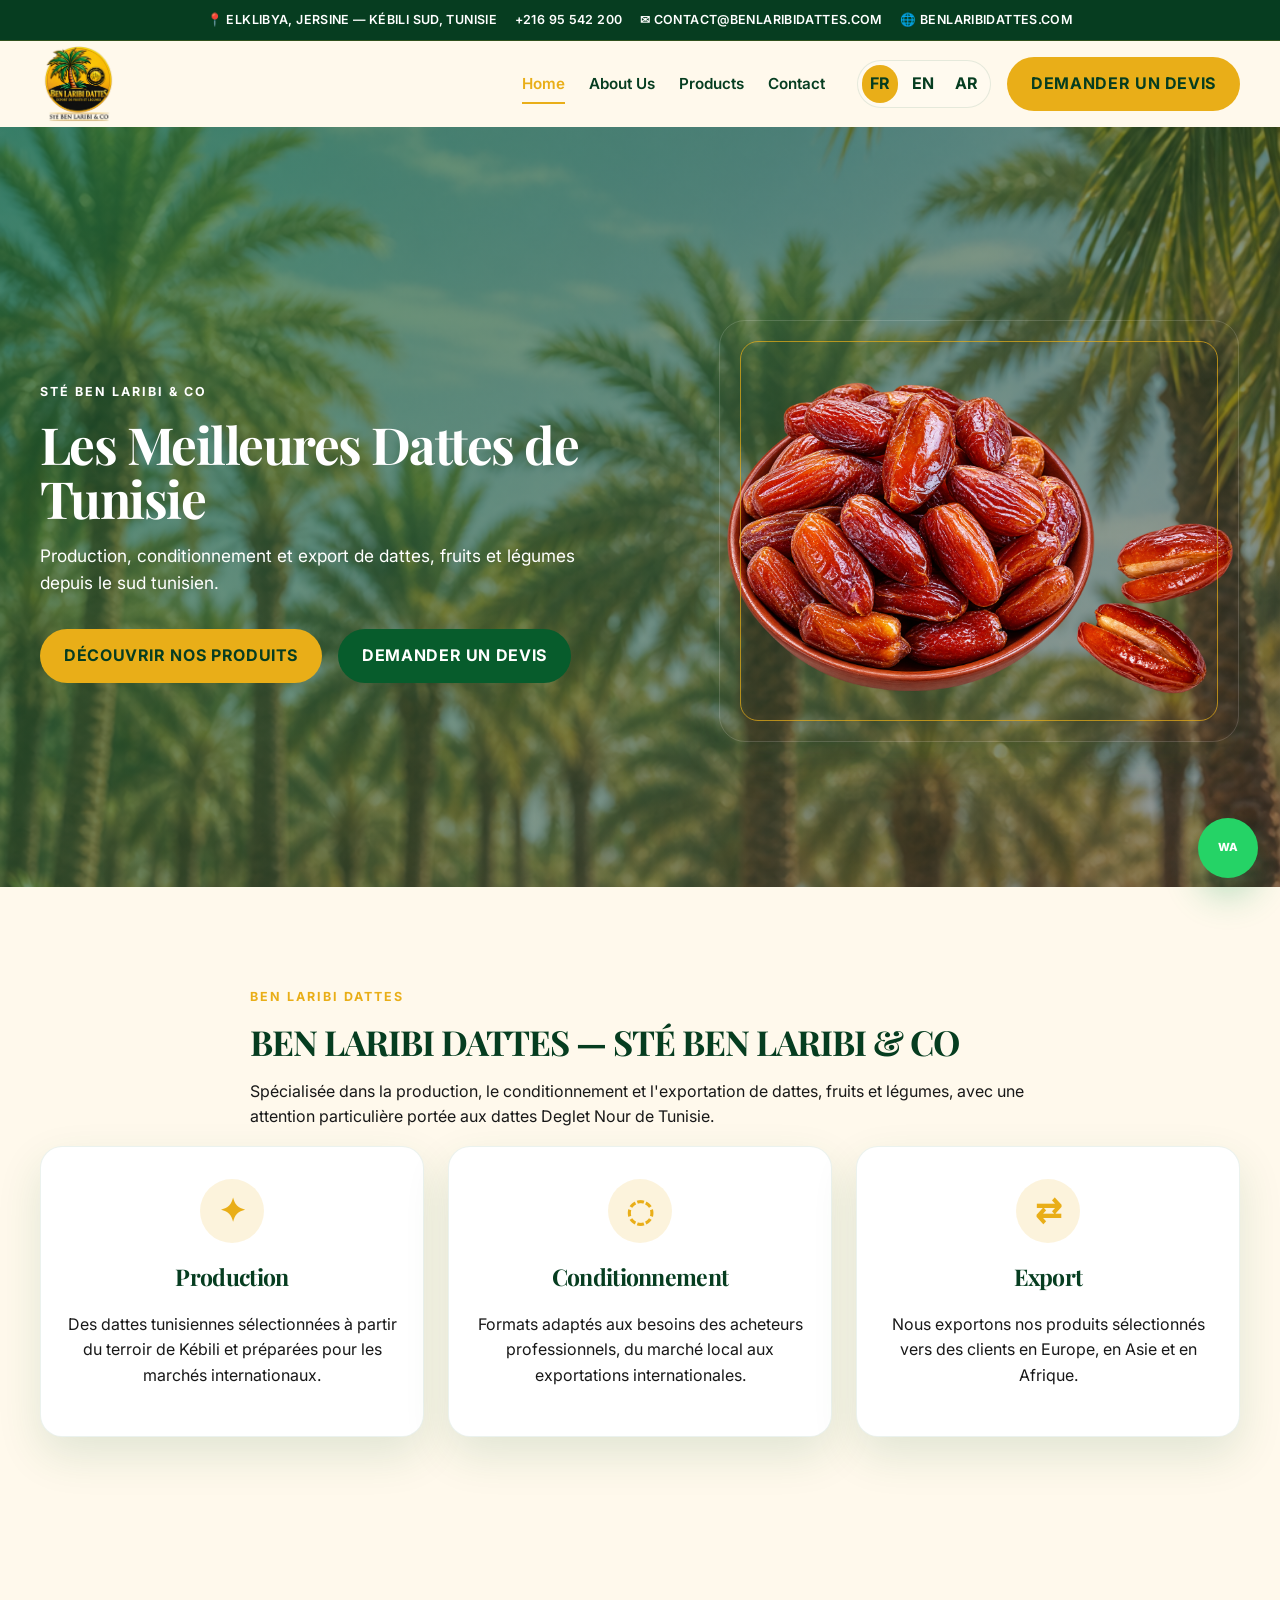
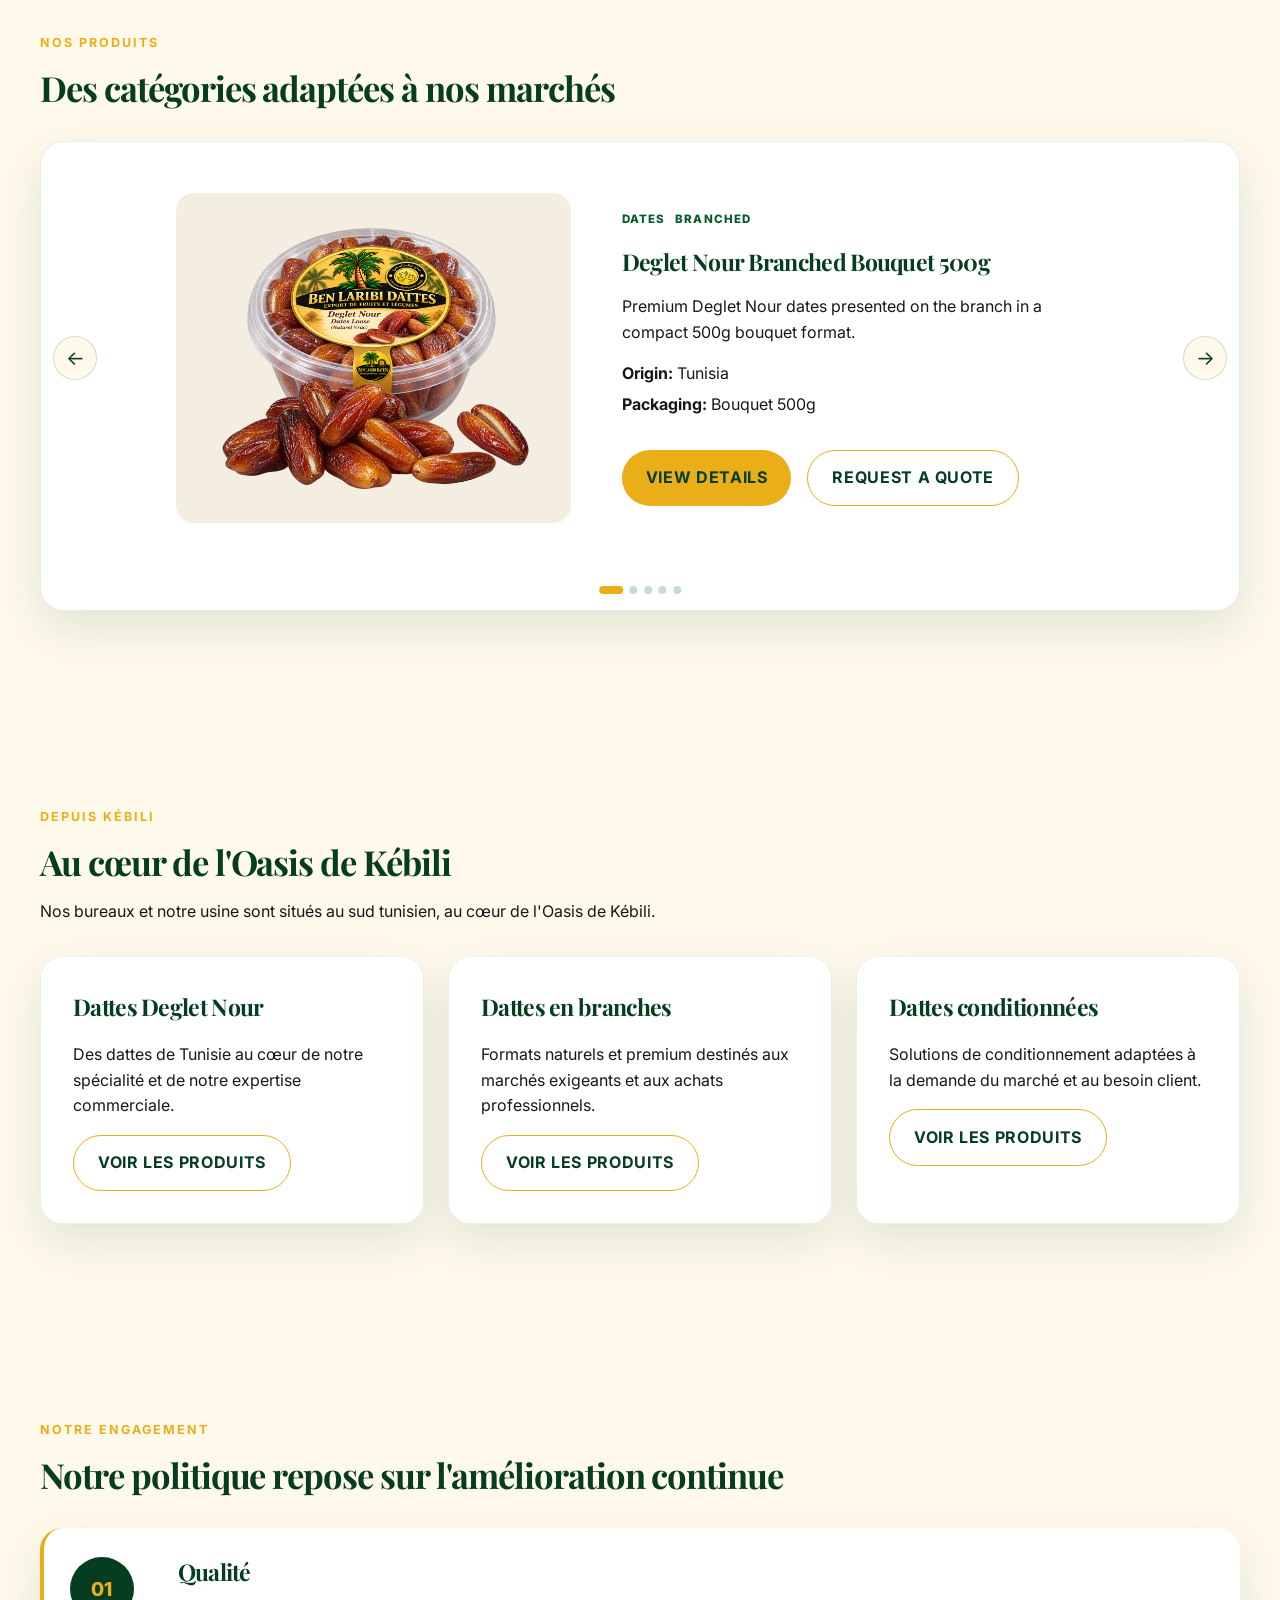
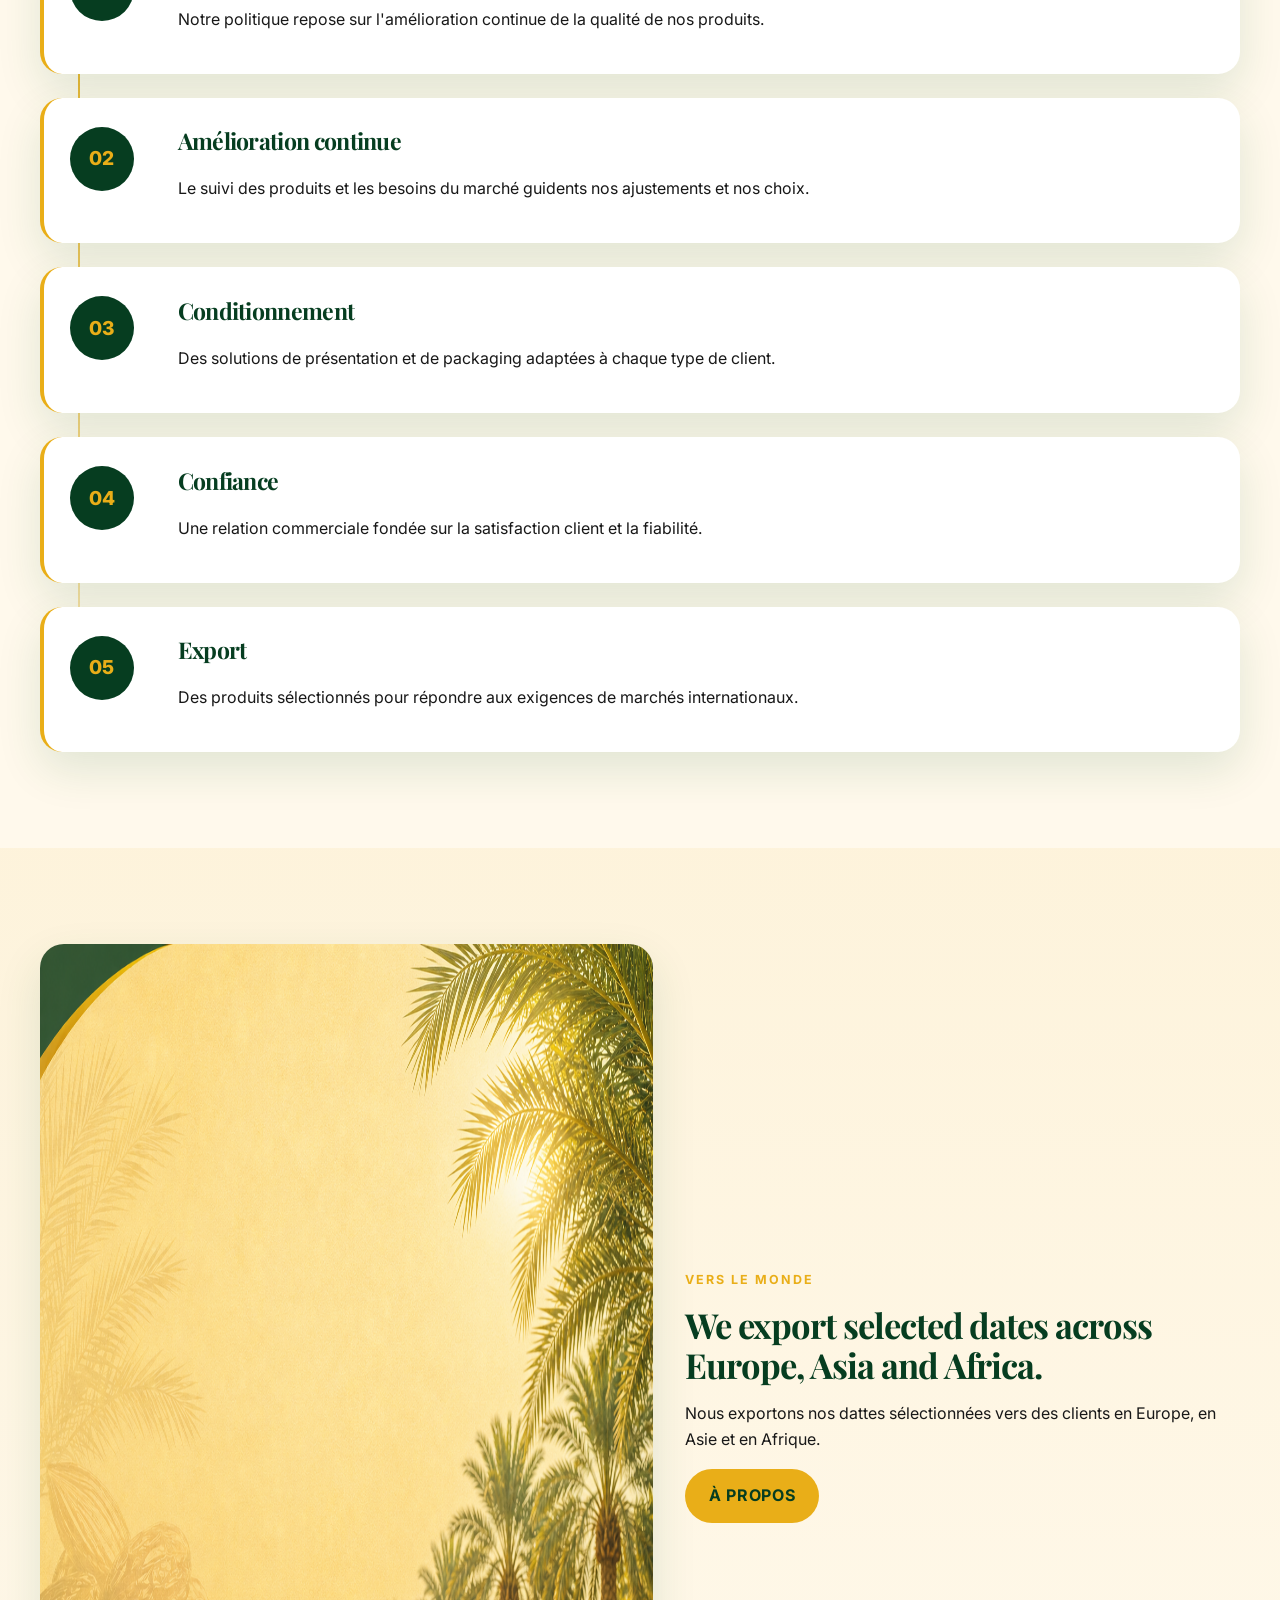
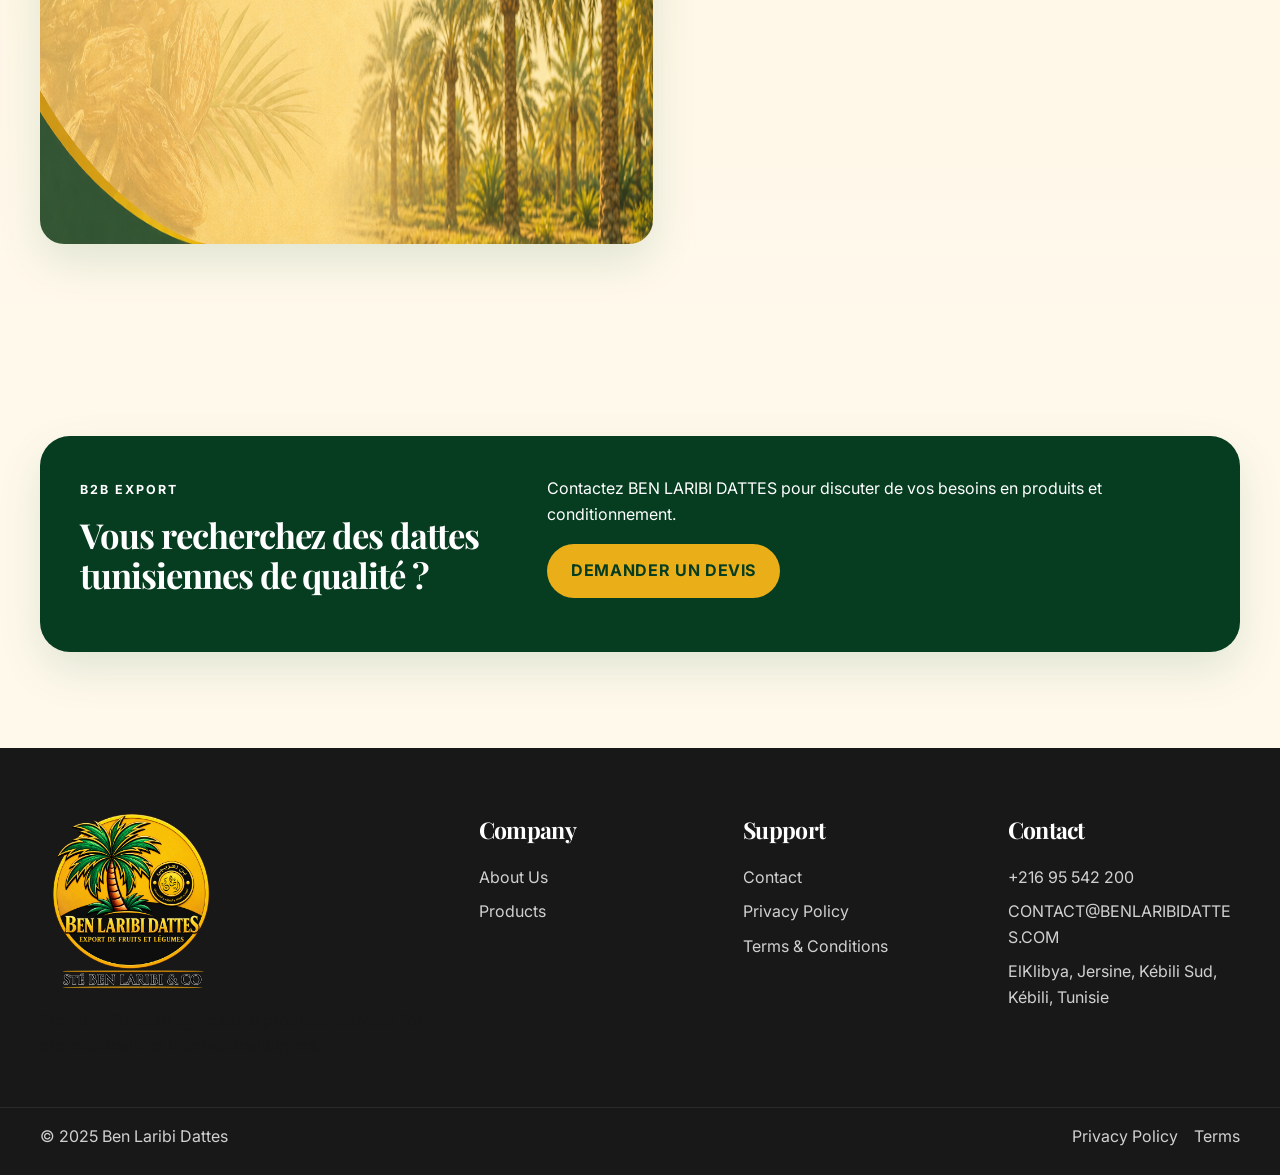
<file: index.html>
<!DOCTYPE html>
<html lang="fr">
  <head>
    <meta charset="UTF-8" />
    <meta name="viewport" content="width=device-width, initial-scale=1.0" />
    <title>Ben Laribi Dattes | Premium Tunisian Dates</title>
    <meta name="description" content="Premium Tunisian Deglet Nour dates in professional formats for international markets by Ben Laribi Dattes." />
    <meta property="og:title" content="Ben Laribi Dattes" />
    <meta property="og:description" content="Premium Tunisian Deglet Nour dates in export-ready formats." />
    <link rel="preconnect" href="https://fonts.googleapis.com" />
    <link rel="preconnect" href="https://fonts.gstatic.com" crossorigin />
    <link href="https://fonts.googleapis.com/css2?family=Inter:wght@400;500;600;700;800&family=Playfair+Display:wght@600;700;800&display=swap" rel="stylesheet" />
    <link rel="icon" type="image/png" href="images/datelogo.png?v=2" />
    <link rel="stylesheet" href="css/style.css" />
    <link rel="stylesheet" href="css/responsive.css" />
    <link rel="stylesheet" href="css/animations.css" />
  </head>
  <body data-page="home">
    <div class="top-contact-bar">
      <div class="container top-contact-strip">
        <span>📍 ELKLIBYA, JERSINE — KÉBILI SUD, TUNISIE</span>
        <a href="tel:+21695542200">☎ +216 95 542 200</a>
        <a href="mailto:CONTACT@BENLARIBIDATTES.COM">✉ CONTACT@BENLARIBIDATTES.COM</a>
        <a href="https://BENLARIBIDATTES.COM" target="_blank" rel="noopener noreferrer">🌐 BENLARIBIDATTES.COM</a>
      </div>
    </div>

    <header class="site-header">
      <div class="container nav-wrap">
        <a class="brand" href="index.html" aria-label="Ben Laribi Dattes homepage">
          <img src="images/datelogo.png" alt="Ben Laribi Dattes logo" width="76" height="76" />
        </a>

        <nav class="main-nav" aria-label="Main navigation">
          <a class="nav-link active" href="index.html">Home</a>
          <a class="nav-link" href="about.html">About Us</a>
          <a class="nav-link" href="products.html">Products</a>
          <a class="nav-link" href="contact.html">Contact</a>
        </nav>

        <div class="header-tools">
          <div class="lang-switch" aria-label="Language selector">
            <button type="button" data-lang="fr" class="active">FR</button>
            <button type="button" data-lang="en">EN</button>
            <button type="button" data-lang="ar">AR</button>
          </div>
          <a class="btn btn-primary" href="contact.html">DEMANDER UN DEVIS</a>
          <button class="nav-toggle" type="button" aria-label="Open mobile menu" aria-expanded="false">
            <span></span><span></span><span></span>
          </button>
        </div>
      </div>

      <div class="mobile-menu" aria-label="Mobile navigation">
        <a href="index.html">Home</a>
        <a href="about.html">About Us</a>
        <a href="products.html">Products</a>
        <a href="contact.html">Contact</a>
      </div>
    </header>

    <main>
      <section class="hero hero-home">
        <div class="hero-overlay"></div>
        <div class="container hero-grid">
          <div class="hero-copy reveal fade-up">
            <p class="eyebrow">STÉ BEN LARIBI & CO</p>
            <h1>Les Meilleures Dattes de Tunisie</h1>
            <p class="lead">Production, conditionnement et export de dattes, fruits et légumes depuis le sud tunisien.</p>
            <div class="btn-row">
              <a class="btn btn-primary" href="products.html">DÉCOUVRIR NOS PRODUITS</a>
              <a class="btn btn-secondary" href="contact.html">DEMANDER UN DEVIS</a>
            </div>
          </div>

          <div class="hero-visual reveal fade-up">
            <div class="hero-card">
              <img src="images/products/dates/product-vrac.png" alt="Premium Tunisian Deglet Nour dates" width="900" height="1100" loading="eager" />
            </div>
          </div>
        </div>
      </section>

      <section class="intro section">
        <div class="container narrow reveal fade-up">
          <p class="section-kicker">BEN LARIBI DATTES</p>
          <h2>BEN LARIBI DATTES — STÉ BEN LARIBI & CO</h2>
          <p>Spécialisée dans la production, le conditionnement et l'exportation de dattes, fruits et légumes, avec une attention particulière portée aux dattes Deglet Nour de Tunisie.</p>
        </div>

        <div class="container features-grid">
          <article class="feature-card reveal fade-up">
            <div class="icon-wrap">✦</div>
            <h3>Production</h3>
            <p>Des dattes tunisiennes sélectionnées à partir du terroir de Kébili et préparées pour les marchés internationaux.</p>
          </article>
          <article class="feature-card reveal fade-up">
            <div class="icon-wrap">◌</div>
            <h3>Conditionnement</h3>
            <p>Formats adaptés aux besoins des acheteurs professionnels, du marché local aux exportations internationales.</p>
          </article>
          <article class="feature-card reveal fade-up">
            <div class="icon-wrap">⇄</div>
            <h3>Export</h3>
            <p>Nous exportons nos produits sélectionnés vers des clients en Europe, en Asie et en Afrique.</p>
          </article>
        </div>
      </section>

      <section class="section products-showcase">
        <div class="container">
          <div class="section-heading reveal fade-up">
            <p class="section-kicker">NOS PRODUITS</p>
            <h2>Des catégories adaptées à nos marchés</h2>
          </div>

          <div class="product-carousel reveal fade-up" data-product-carousel>
            <button class="carousel-control carousel-prev" type="button" data-carousel-prev aria-label="Previous product">←</button>
            <div class="carousel-viewport">
              <div class="carousel-track" data-carousel-track></div>
            </div>
            <button class="carousel-control carousel-next" type="button" data-carousel-next aria-label="Next product">→</button>
            <div class="carousel-dots" data-carousel-dots aria-label="Product slides"></div>
          </div>
        </div>
      </section>

      <section class="section dates-feature">
        <div class="container">
          <div class="section-heading reveal fade-up">
            <p class="section-kicker">DEPUIS KÉBILI</p>
            <h2>Au cœur de l'Oasis de Kébili</h2>
            <p>Nos bureaux et notre usine sont situés au sud tunisien, au cœur de l'Oasis de Kébili.</p>
          </div>

          <div class="date-categories">
            <article class="date-card reveal fade-up">
              <h3>Dattes Deglet Nour</h3>
              <p>Des dattes de Tunisie au cœur de notre spécialité et de notre expertise commerciale.</p>
              <a href="products.html" class="btn btn-outline">VOIR LES PRODUITS</a>
            </article>
            <article class="date-card reveal fade-up">
              <h3>Dattes en branches</h3>
              <p>Formats naturels et premium destinés aux marchés exigeants et aux achats professionnels.</p>
              <a href="products.html" class="btn btn-outline">VOIR LES PRODUITS</a>
            </article>
            <article class="date-card reveal fade-up">
              <h3>Dattes conditionnées</h3>
              <p>Solutions de conditionnement adaptées à la demande du marché et au besoin client.</p>
              <a href="products.html" class="btn btn-outline">VOIR LES PRODUITS</a>
            </article>
          </div>
        </div>
      </section>

      <section class="quality-overview section" id="quality">
        <div class="container">
          <div class="section-heading reveal fade-up">
            <p class="section-kicker">NOTRE ENGAGEMENT</p>
            <h2>Notre politique repose sur l'amélioration continue</h2>
          </div>

          <div class="timeline">
            <div class="timeline-item reveal fade-up">
              <span class="step">01</span>
              <div>
                <h3>Qualité</h3>
                <p>Notre politique repose sur l'amélioration continue de la qualité de nos produits.</p>
              </div>
            </div>
            <div class="timeline-item reveal fade-up">
              <span class="step">02</span>
              <div>
                <h3>Amélioration continue</h3>
                <p>Le suivi des produits et les besoins du marché guidents nos ajustements et nos choix.</p>
              </div>
            </div>
            <div class="timeline-item reveal fade-up">
              <span class="step">03</span>
              <div>
                <h3>Conditionnement</h3>
                <p>Des solutions de présentation et de packaging adaptées à chaque type de client.</p>
              </div>
            </div>
            <div class="timeline-item reveal fade-up">
              <span class="step">04</span>
              <div>
                <h3>Confiance</h3>
                <p>Une relation commerciale fondée sur la satisfaction client et la fiabilité.</p>
              </div>
            </div>
            <div class="timeline-item reveal fade-up">
              <span class="step">05</span>
              <div>
                <h3>Export</h3>
                <p>Des produits sélectionnés pour répondre aux exigences de marchés internationaux.</p>
              </div>
            </div>
          </div>
        </div>
      </section>

      <section class="origin section accent-section">
        <div class="container origin-grid">
          <div class="origin-visual reveal fade-up">
            <img src="images/backgrounds/t1.png" alt="Tunisian date palm grove" width="1200" height="900" loading="eager" />
          </div>
          <div class="origin-copy reveal fade-up">
            <p class="section-kicker">VERS LE MONDE</p>
            <h2>We export selected dates across Europe, Asia and Africa.</h2>
            <p>Nous exportons nos dattes sélectionnées vers des clients en Europe, en Asie et en Afrique.</p>
            <a href="about.html" class="btn btn-primary">À PROPOS</a>
          </div>
        </div>
      </section>

      <section class="section export-section">
        <div class="container export-box reveal fade-up">
          <div>
            <p class="section-kicker">B2B EXPORT</p>
            <h2>Vous recherchez des dattes tunisiennes de qualité ?</h2>
          </div>
          <div>
            <p>Contactez BEN LARIBI DATTES pour discuter de vos besoins en produits et conditionnement.</p>
            <a href="contact.html" class="btn btn-primary">DEMANDER UN DEVIS</a>
          </div>
        </div>
      </section>
    </main>

    <footer class="site-footer">
      <div class="container footer-grid">
        <div>
          <img class="footer-logo" src="images/datelogo.png" alt="Ben Laribi Dattes logo" width="180" height="180" />
          <p>Premium Tunisian agricultural products selected for professional and international buyers.</p>
        </div>
        <div>
          <h3>Company</h3>
          <ul>
            <li><a href="about.html">About Us</a></li>
            <li><a href="products.html">Products</a></li>
          </ul>
        </div>
        <div>
          <h3>Support</h3>
          <ul>
            <li><a href="contact.html">Contact</a></li>
            <li><a href="privacy.html">Privacy Policy</a></li>
            <li><a href="terms.html">Terms & Conditions</a></li>
          </ul>
        </div>
        <div>
          <h3>Contact</h3>
          <ul>
            <li><a href="tel:+21695542200">+216 95 542 200</a></li>
            <li><a href="mailto:CONTACT@BENLARIBIDATTES.COM">CONTACT@BENLARIBIDATTES.COM</a></li>
            <li><span>ElKlibya, Jersine, Kébili Sud, Kébili, Tunisie</span></li>
          </ul>
        </div>
      </div>
      <div class="footer-bottom">
        <div class="container footer-bottom-inner">
          <span>© 2025 Ben Laribi Dattes</span>
          <div>
            <a href="privacy.html">Privacy Policy</a>
            <a href="terms.html">Terms</a>
          </div>
        </div>
      </div>
    </footer>

    <button class="back-to-top" type="button" aria-label="Back to top">↑</button>
    <a class="whatsapp-float" href="#" target="_blank" rel="noopener noreferrer" aria-label="WhatsApp contact">WA</a>

    <script src="data/products.js"></script>
    <script src="js/config.js"></script>
    <script src="js/language.js"></script>
    <script src="js/home-products.js"></script>
    <script src="js/main.js"></script>
  </body>
</html>
</file>
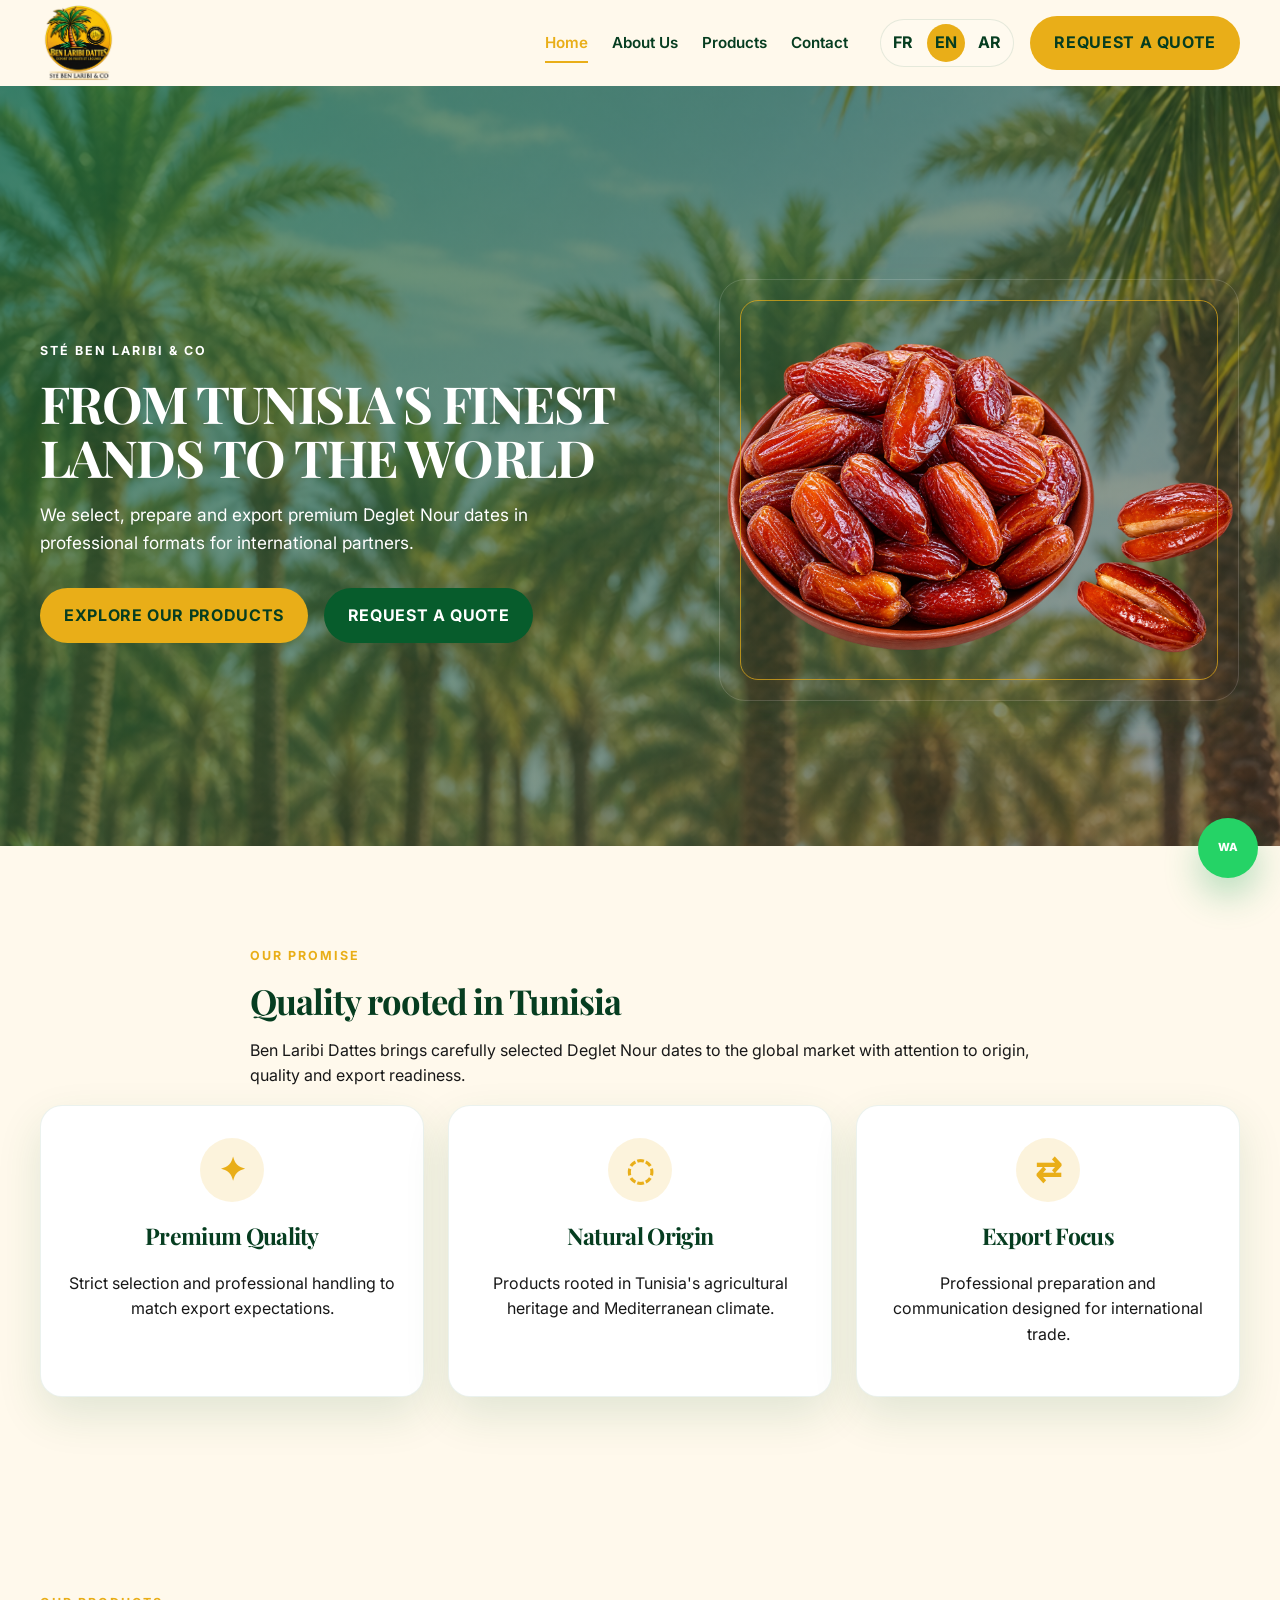
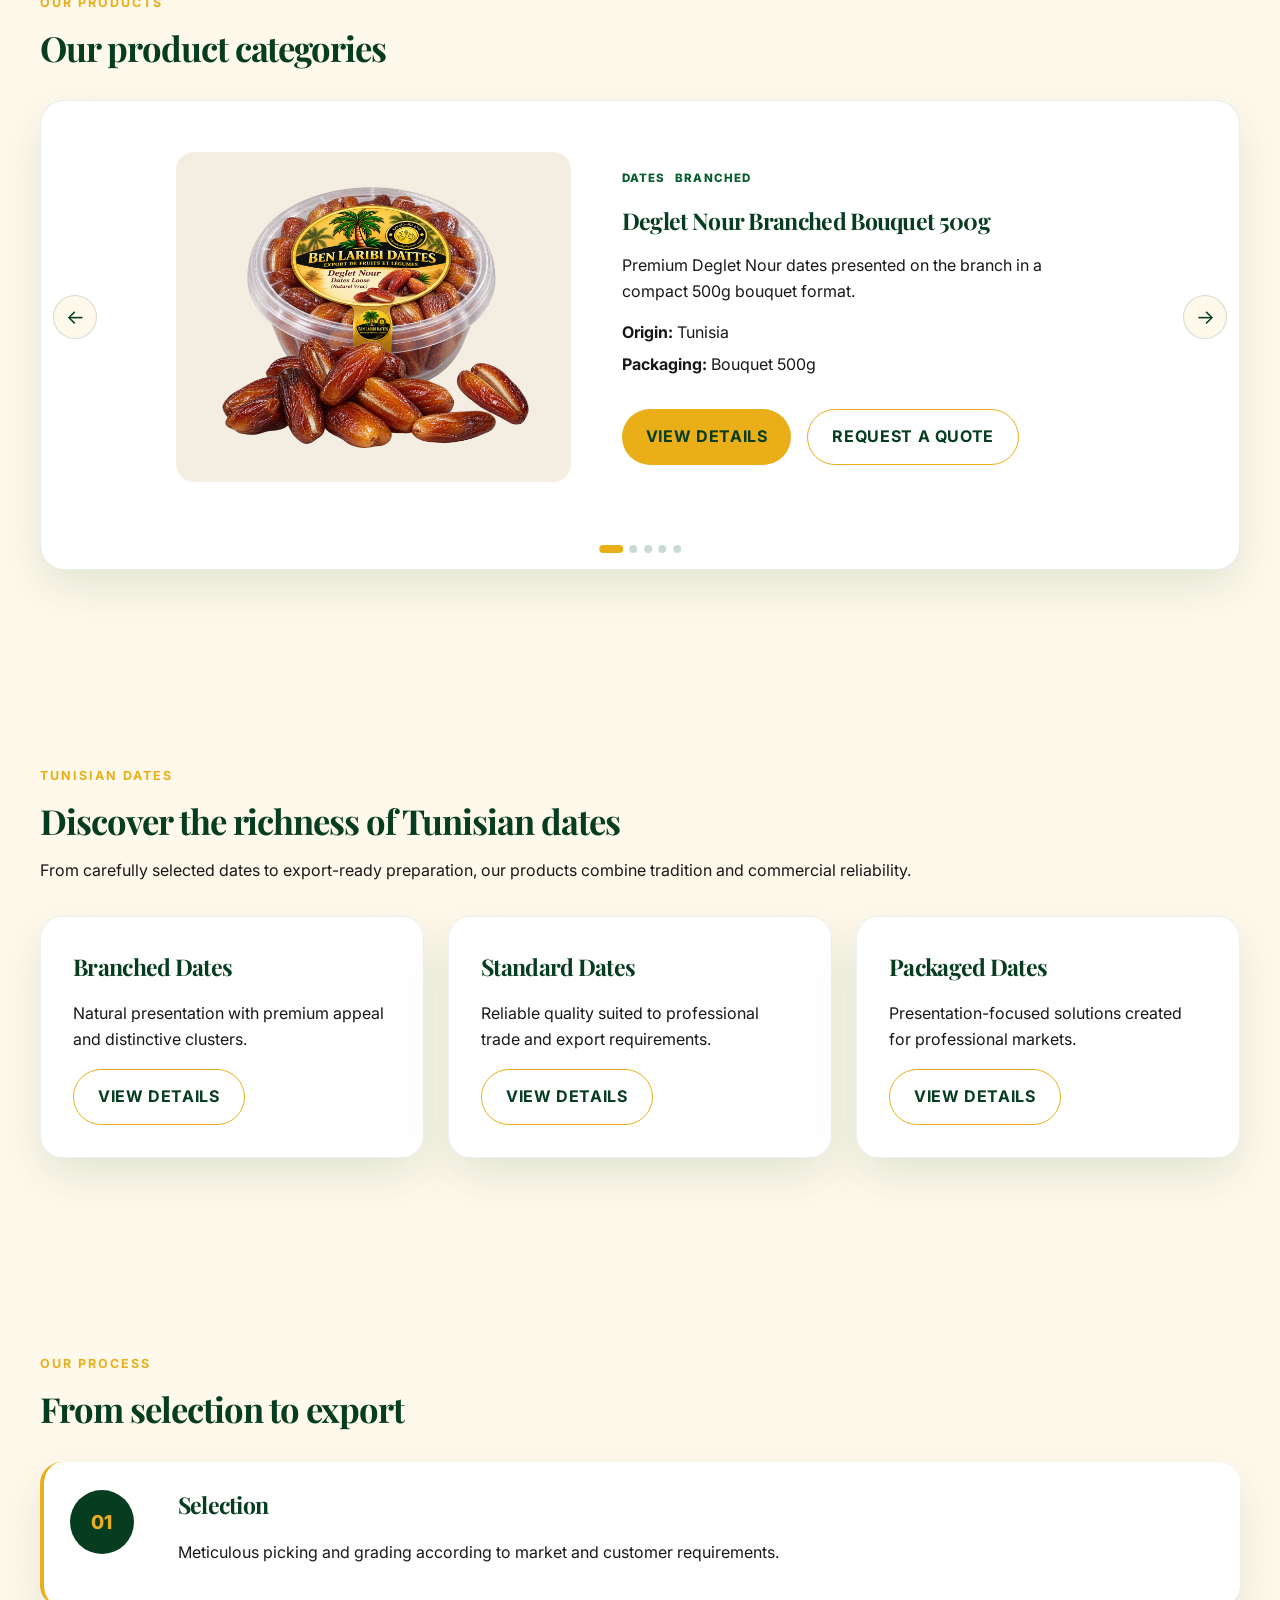
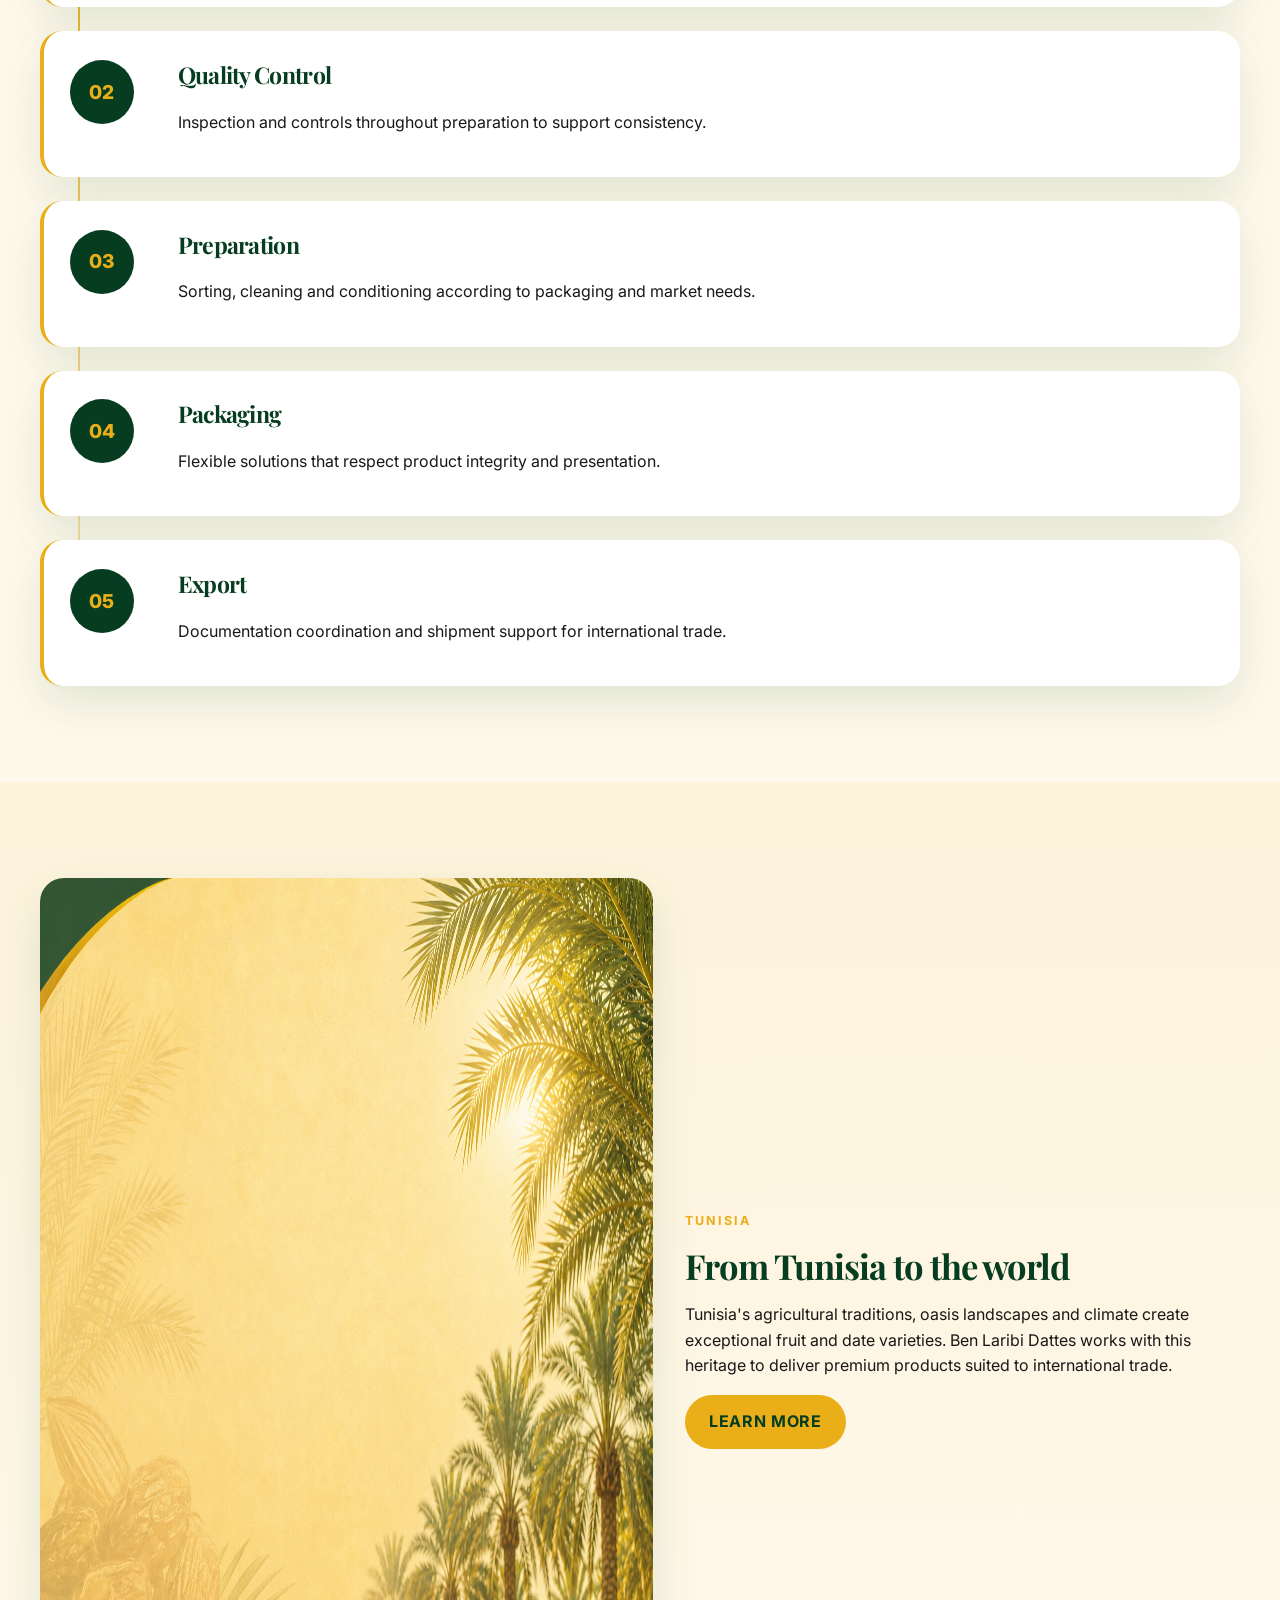
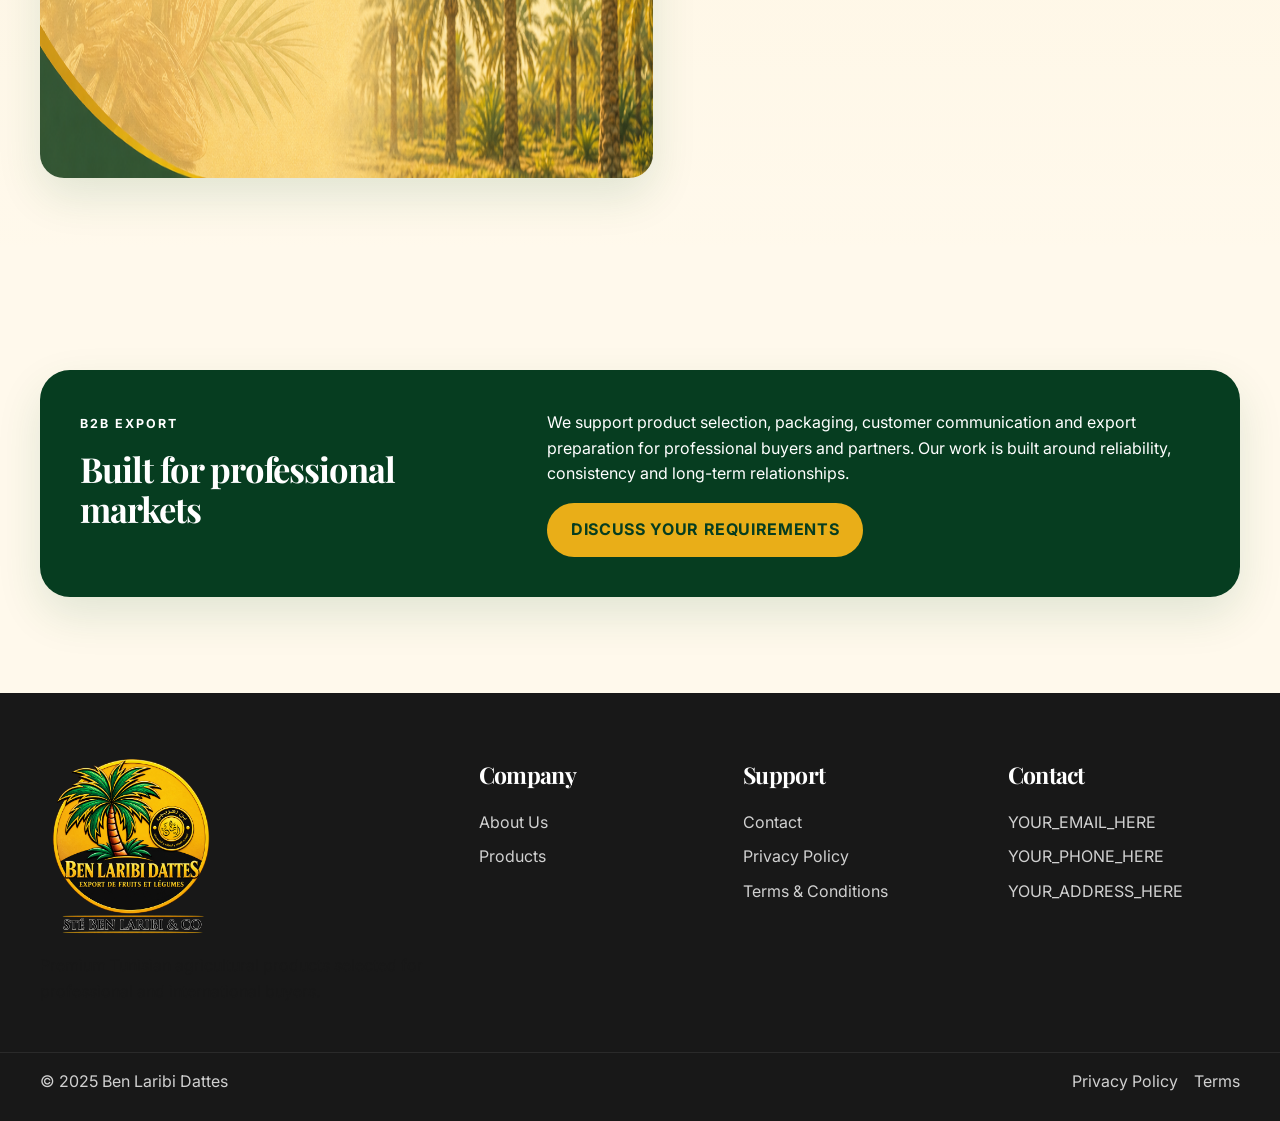
<file: ben-laribi-dattes/index.html>
<!DOCTYPE html>
<html lang="fr">
  <head>
    <meta charset="UTF-8" />
    <meta name="viewport" content="width=device-width, initial-scale=1.0" />
    <title>Ben Laribi Dattes | Premium Tunisian Dates</title>
    <meta name="description" content="Premium Tunisian Deglet Nour dates in professional formats for international markets by Ben Laribi Dattes." />
    <meta property="og:title" content="Ben Laribi Dattes" />
    <meta property="og:description" content="Premium Tunisian Deglet Nour dates in export-ready formats." />
    <link rel="preconnect" href="https://fonts.googleapis.com" />
    <link rel="preconnect" href="https://fonts.gstatic.com" crossorigin />
    <link href="https://fonts.googleapis.com/css2?family=Inter:wght@400;500;600;700;800&family=Playfair+Display:wght@600;700;800&display=swap" rel="stylesheet" />
    <link rel="icon" type="image/svg+xml" href="images/favicon.svg" />
    <link rel="stylesheet" href="css/style.css" />
    <link rel="stylesheet" href="css/responsive.css" />
    <link rel="stylesheet" href="css/animations.css" />
  </head>
  <body data-page="home">
    <header class="site-header">
      <div class="container nav-wrap">
        <a class="brand" href="index.html" aria-label="Ben Laribi Dattes homepage">
          <img src="images/datelogo.png" alt="Ben Laribi Dattes logo" width="76" height="76" />
        </a>

        <nav class="main-nav" aria-label="Main navigation">
          <a class="nav-link active" href="index.html">Home</a>
          <a class="nav-link" href="about.html">About Us</a>
          <a class="nav-link" href="products.html">Products</a>
          <a class="nav-link" href="contact.html">Contact</a>
        </nav>

        <div class="header-tools">
          <div class="lang-switch" aria-label="Language selector">
            <button type="button" data-lang="fr" class="active">FR</button>
            <button type="button" data-lang="en">EN</button>
            <button type="button" data-lang="ar">AR</button>
          </div>
          <a class="btn btn-primary" href="contact.html?product=branched-bouquet-500g">REQUEST A QUOTE</a>
          <button class="nav-toggle" type="button" aria-label="Open mobile menu" aria-expanded="false">
            <span></span><span></span><span></span>
          </button>
        </div>
      </div>

      <div class="mobile-menu" aria-label="Mobile navigation">
        <a href="index.html">Home</a>
        <a href="about.html">About Us</a>
        <a href="products.html">Products</a>
        <a href="contact.html">Contact</a>
      </div>
    </header>

    <main>
      <section class="hero hero-home">
        <div class="hero-overlay"></div>
        <div class="container hero-grid">
          <div class="hero-copy reveal fade-up">
            <p class="eyebrow">STÉ BEN LARIBI & CO</p>
            <h1>FROM TUNISIA'S FINEST LANDS TO THE WORLD</h1>
            <p class="lead">We select, prepare and export premium Deglet Nour dates in professional formats for international partners.</p>
            <div class="btn-row">
              <a class="btn btn-primary" href="products.html">EXPLORE OUR PRODUCTS</a>
              <a class="btn btn-secondary" href="contact.html?product=branched-bouquet-500g">REQUEST A QUOTE</a>
            </div>
          </div>

          <div class="hero-visual reveal fade-up">
            <div class="hero-card">
              <img src="images/products/dates/product-vrac.png" alt="Premium Tunisian Deglet Nour dates in branded packaging" width="900" height="1100" loading="eager" />
            </div>
          </div>
        </div>
      </section>

      <section class="intro section">
        <div class="container narrow reveal fade-up">
          <p class="section-kicker">OUR PROMISE</p>
          <h2>Quality rooted in Tunisia</h2>
          <p>Ben Laribi Dattes brings carefully selected Deglet Nour dates to the global market with attention to origin, quality and export readiness.</p>
        </div>

        <div class="container features-grid">
          <article class="feature-card reveal fade-up">
            <div class="icon-wrap">✦</div>
            <h3>Premium Quality</h3>
            <p>Strict selection and professional handling to match export expectations.</p>
          </article>
          <article class="feature-card reveal fade-up">
            <div class="icon-wrap">◌</div>
            <h3>Natural Origin</h3>
            <p>Products rooted in Tunisia's agricultural heritage and Mediterranean climate.</p>
          </article>
          <article class="feature-card reveal fade-up">
            <div class="icon-wrap">⇄</div>
            <h3>Export Focus</h3>
            <p>Professional preparation and communication designed for international trade.</p>
          </article>
        </div>
      </section>

      <section class="section products-showcase">
        <div class="container">
          <div class="section-heading reveal fade-up">
            <p class="section-kicker">OUR PRODUCTS</p>
            <h2>Our product categories</h2>
          </div>

          <div class="product-carousel reveal fade-up" data-product-carousel>
            <button class="carousel-control carousel-prev" type="button" data-carousel-prev aria-label="Previous product">←</button>
            <div class="carousel-viewport">
              <div class="carousel-track" data-carousel-track></div>
            </div>
            <button class="carousel-control carousel-next" type="button" data-carousel-next aria-label="Next product">→</button>
            <div class="carousel-dots" data-carousel-dots aria-label="Product slides"></div>
          </div>
        </div>
      </section>

      <section class="section dates-feature">
        <div class="container">
          <div class="section-heading reveal fade-up">
            <p class="section-kicker">TUNISIAN DATES</p>
            <h2>Discover the richness of Tunisian dates</h2>
            <p>From carefully selected dates to export-ready preparation, our products combine tradition and commercial reliability.</p>
          </div>

          <div class="date-categories">
            <article class="date-card reveal fade-up">
              <h3>Branched Dates</h3>
              <p>Natural presentation with premium appeal and distinctive clusters.</p>
              <a href="product-details.html?id=branched-tray" class="btn btn-outline">VIEW DETAILS</a>
            </article>
            <article class="date-card reveal fade-up">
              <h3>Standard Dates</h3>
              <p>Reliable quality suited to professional trade and export requirements.</p>
              <a href="product-details.html?id=branched-bouquet-500g" class="btn btn-outline">VIEW DETAILS</a>
            </article>
            <article class="date-card reveal fade-up">
              <h3>Packaged Dates</h3>
              <p>Presentation-focused solutions created for professional markets.</p>
              <a href="product-details.html?id=conditioned-retail-packs" class="btn btn-outline">VIEW DETAILS</a>
            </article>
          </div>
        </div>
      </section>

      <section class="quality-overview section" id="quality">
        <div class="container">
          <div class="section-heading reveal fade-up">
            <p class="section-kicker">OUR PROCESS</p>
            <h2>From selection to export</h2>
          </div>

          <div class="timeline">
            <div class="timeline-item reveal fade-up">
              <span class="step">01</span>
              <div>
                <h3>Selection</h3>
                <p>Meticulous picking and grading according to market and customer requirements.</p>
              </div>
            </div>
            <div class="timeline-item reveal fade-up">
              <span class="step">02</span>
              <div>
                <h3>Quality Control</h3>
                <p>Inspection and controls throughout preparation to support consistency.</p>
              </div>
            </div>
            <div class="timeline-item reveal fade-up">
              <span class="step">03</span>
              <div>
                <h3>Preparation</h3>
                <p>Sorting, cleaning and conditioning according to packaging and market needs.</p>
              </div>
            </div>
            <div class="timeline-item reveal fade-up">
              <span class="step">04</span>
              <div>
                <h3>Packaging</h3>
                <p>Flexible solutions that respect product integrity and presentation.</p>
              </div>
            </div>
            <div class="timeline-item reveal fade-up">
              <span class="step">05</span>
              <div>
                <h3>Export</h3>
                <p>Documentation coordination and shipment support for international trade.</p>
              </div>
            </div>
          </div>
        </div>
      </section>

      <section class="origin section accent-section">
        <div class="container origin-grid">
          <div class="origin-visual reveal fade-up">
            <img src="images/backgrounds/t1.png" alt="Tunisian date palm grove" width="1200" height="900" loading="eager" />
          </div>
          <div class="origin-copy reveal fade-up">
            <p class="section-kicker">TUNISIA</p>
            <h2>From Tunisia to the world</h2>
            <p>Tunisia's agricultural traditions, oasis landscapes and climate create exceptional fruit and date varieties. Ben Laribi Dattes works with this heritage to deliver premium products suited to international trade.</p>
            <a href="about.html" class="btn btn-primary">LEARN MORE</a>
          </div>
        </div>
      </section>

      <section class="section export-section">
        <div class="container export-box reveal fade-up">
          <div>
            <p class="section-kicker">B2B EXPORT</p>
            <h2>Built for professional markets</h2>
          </div>
          <div>
            <p>We support product selection, packaging, customer communication and export preparation for professional buyers and partners. Our work is built around reliability, consistency and long-term relationships.</p>
            <a href="contact.html" class="btn btn-primary">DISCUSS YOUR REQUIREMENTS</a>
          </div>
        </div>
      </section>
    </main>

    <footer class="site-footer">
      <div class="container footer-grid">
        <div>
          <img class="footer-logo" src="images/datelogo.png" alt="Ben Laribi Dattes logo" width="180" height="180" />
          <p>Premium Tunisian agricultural products selected for professional and international buyers.</p>
        </div>
        <div>
          <h3>Company</h3>
          <ul>
            <li><a href="about.html">About Us</a></li>
            <li><a href="products.html">Products</a></li>
          </ul>
        </div>
        <div>
          <h3>Support</h3>
          <ul>
            <li><a href="contact.html">Contact</a></li>
            <li><a href="privacy.html">Privacy Policy</a></li>
            <li><a href="terms.html">Terms & Conditions</a></li>
          </ul>
        </div>
        <div>
          <h3>Contact</h3>
          <ul>
            <li><a href="mailto:YOUR_EMAIL_HERE">YOUR_EMAIL_HERE</a></li>
            <li><a href="tel:YOUR_PHONE_HERE">YOUR_PHONE_HERE</a></li>
            <li><span>YOUR_ADDRESS_HERE</span></li>
          </ul>
        </div>
      </div>
      <div class="footer-bottom">
        <div class="container footer-bottom-inner">
          <span>© 2025 Ben Laribi Dattes</span>
          <div>
            <a href="privacy.html">Privacy Policy</a>
            <a href="terms.html">Terms</a>
          </div>
        </div>
      </div>
    </footer>

    <button class="back-to-top" type="button" aria-label="Back to top">↑</button>
    <a class="whatsapp-float" href="#" target="_blank" rel="noopener noreferrer" aria-label="WhatsApp contact">WA</a>

    <script src="data/products.js"></script>
    <script src="js/config.js"></script>
    <script src="js/language.js"></script>
    <script src="js/home-products.js"></script>
    <script src="js/main.js"></script>
  </body>
</html>
</file>
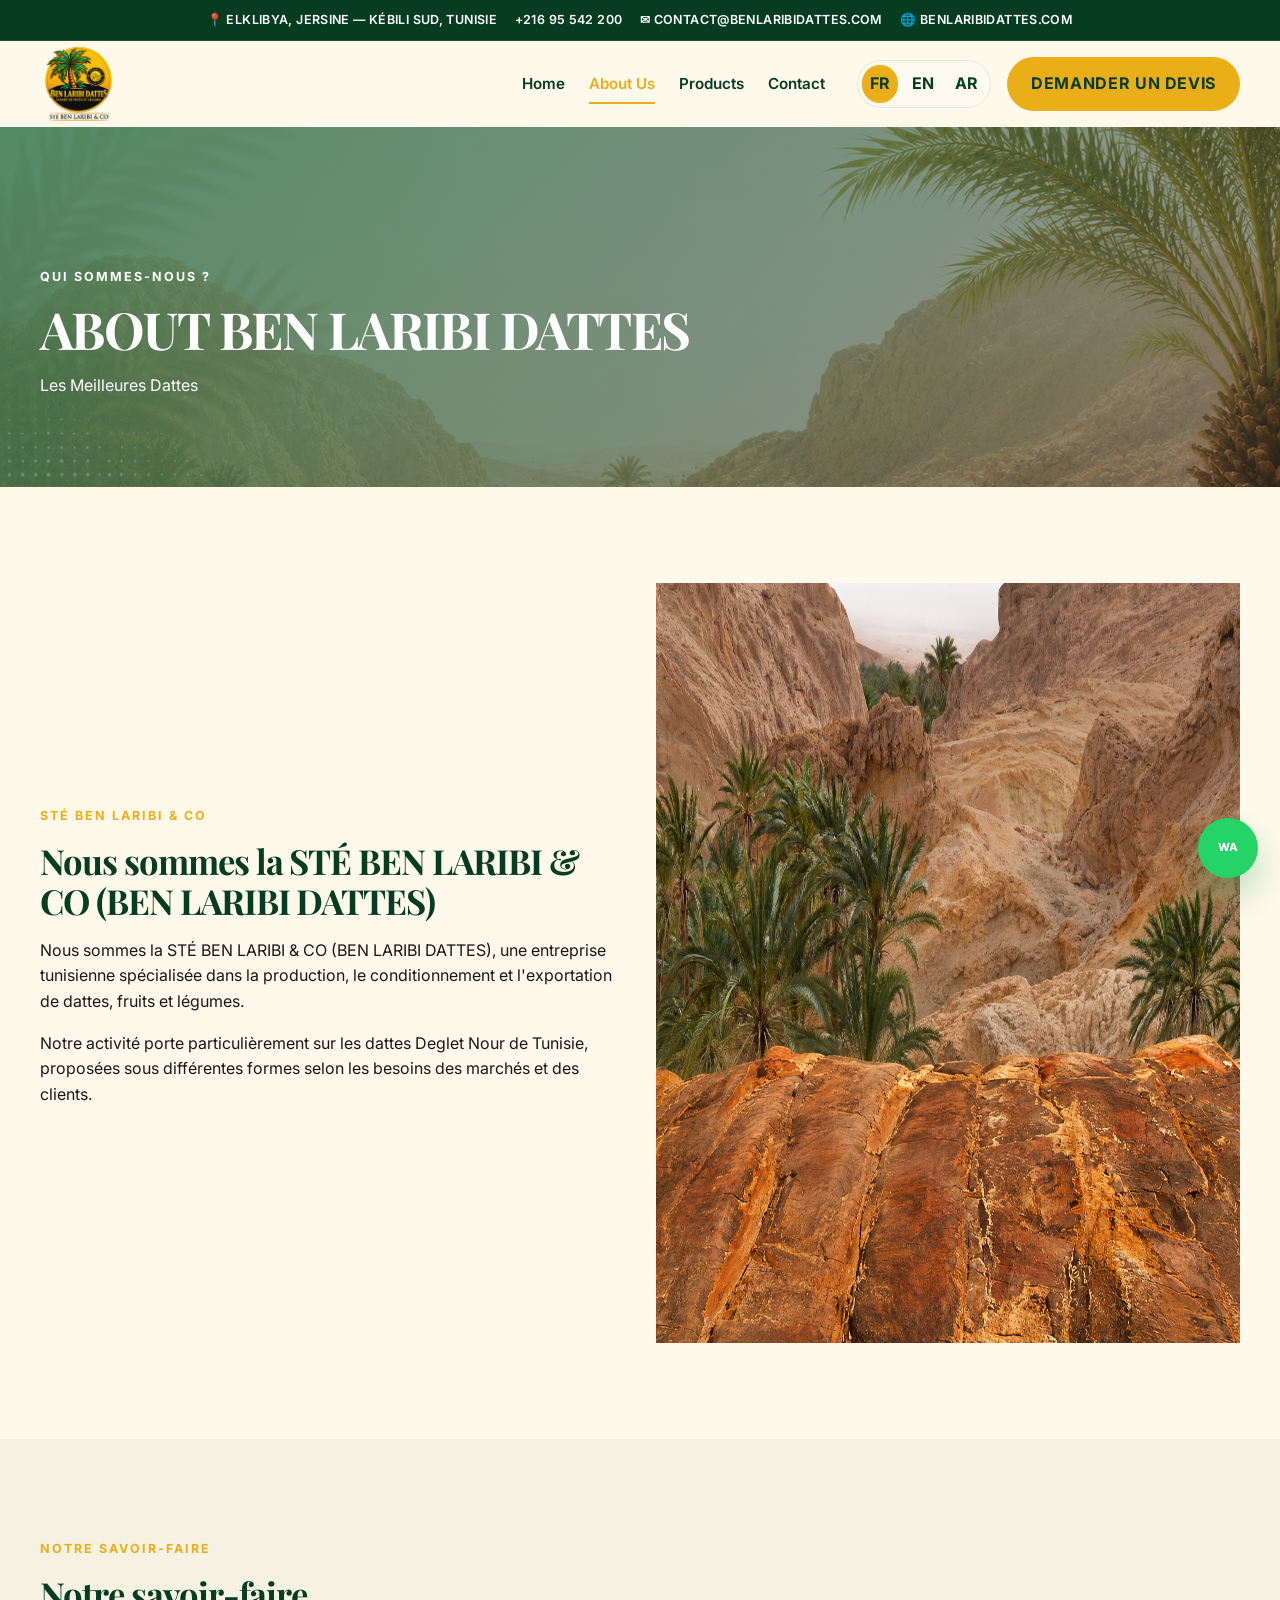
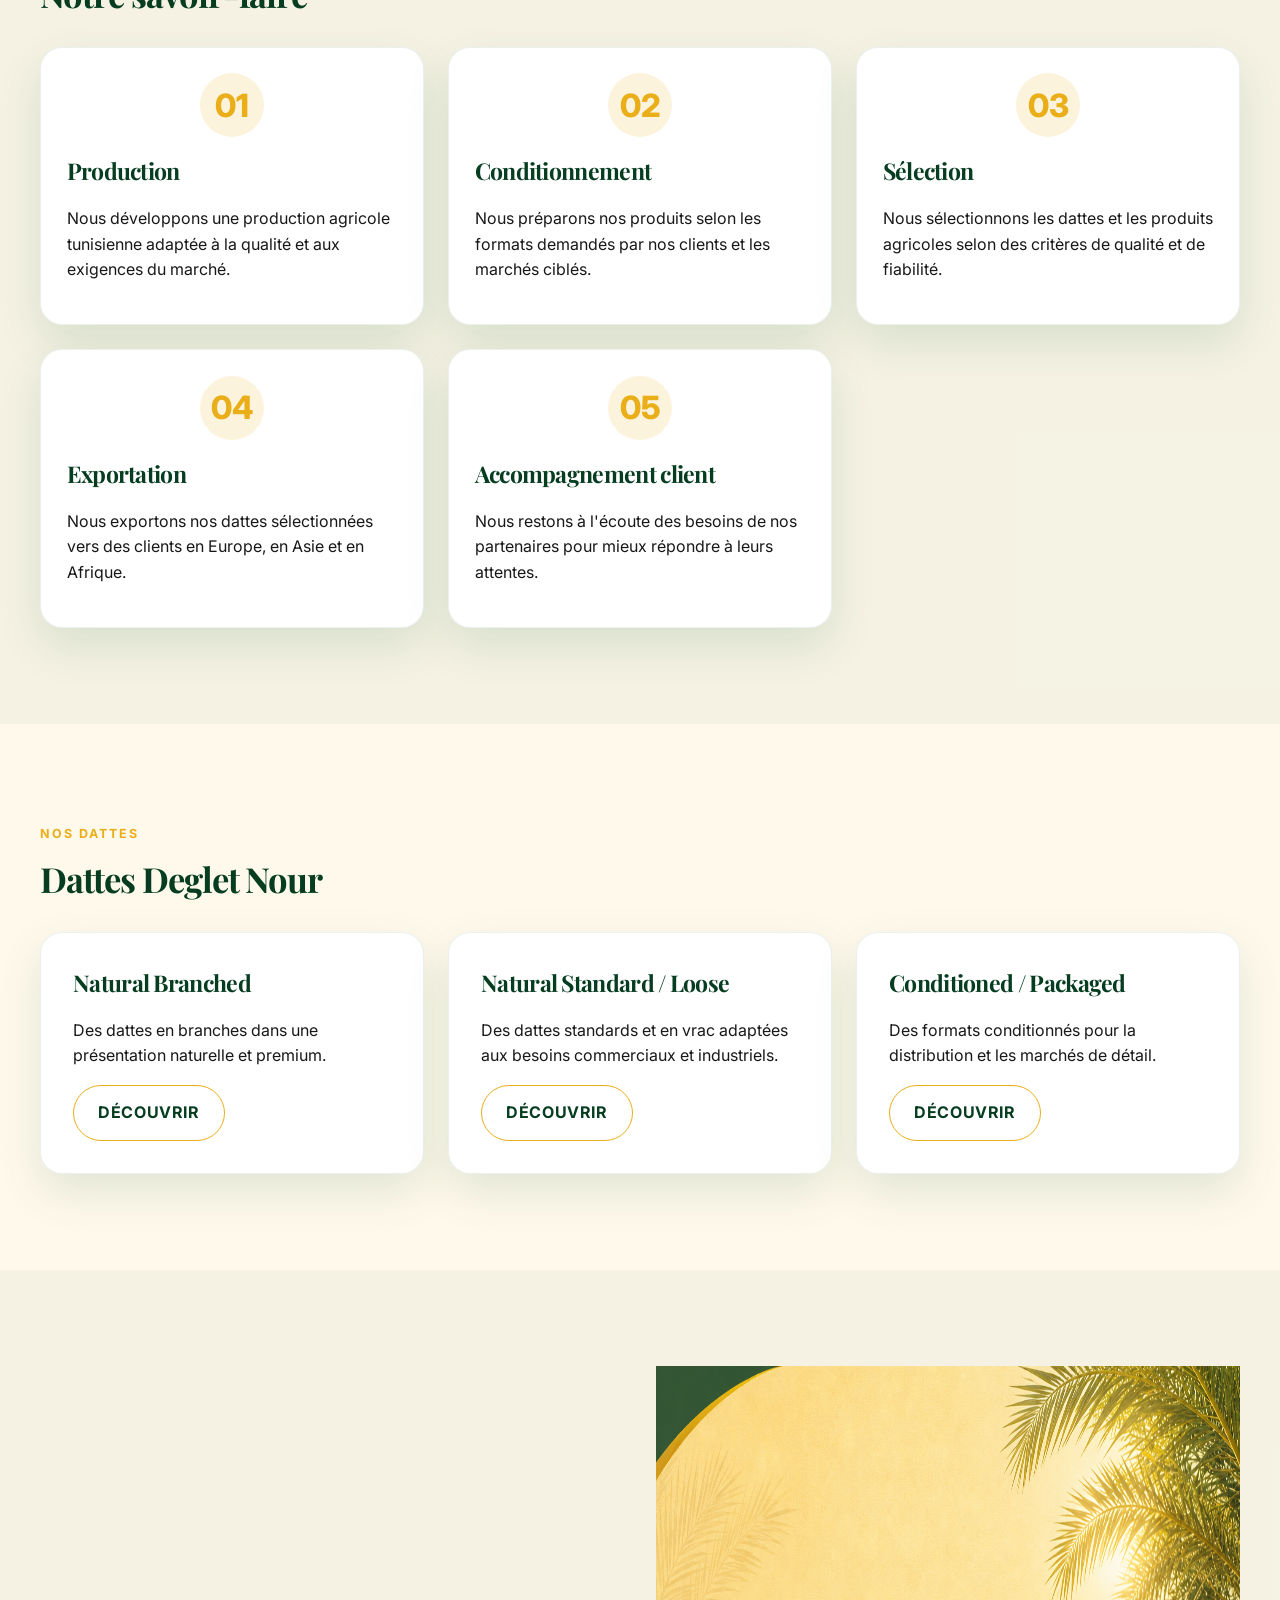
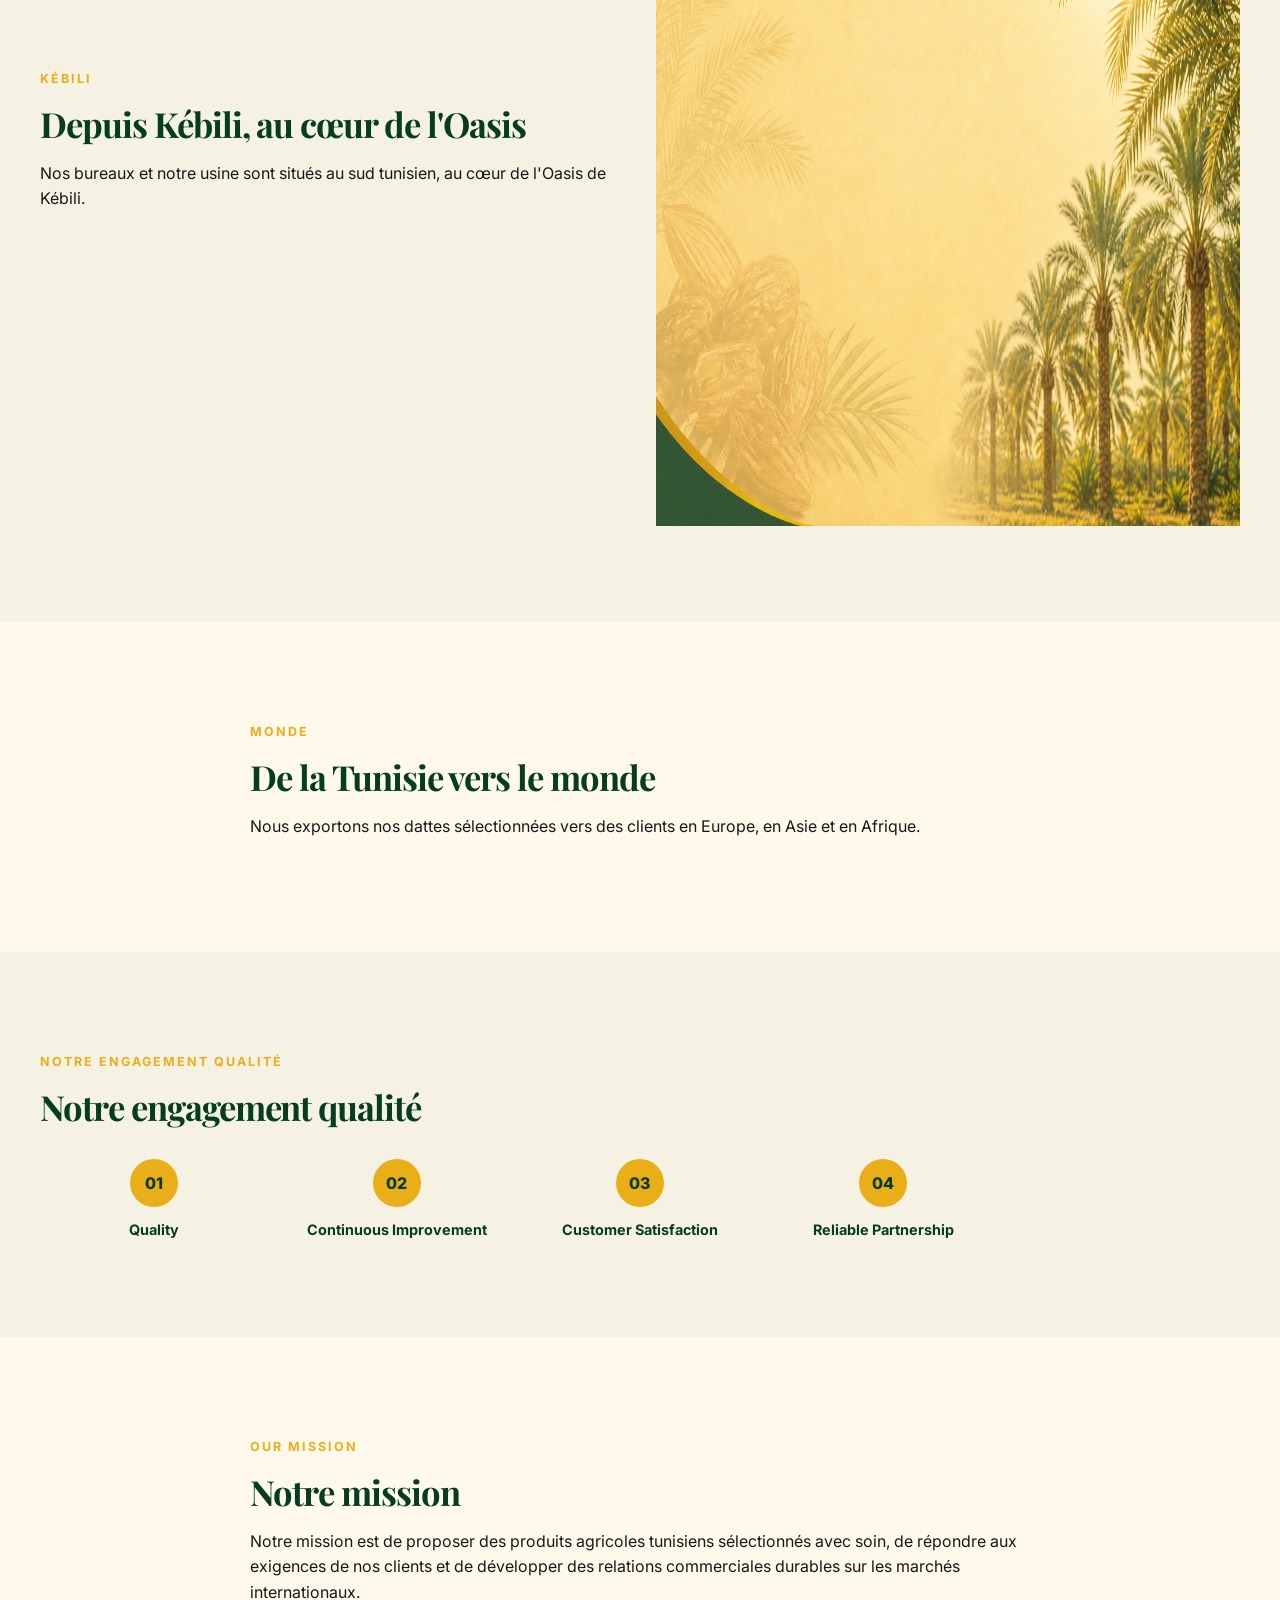
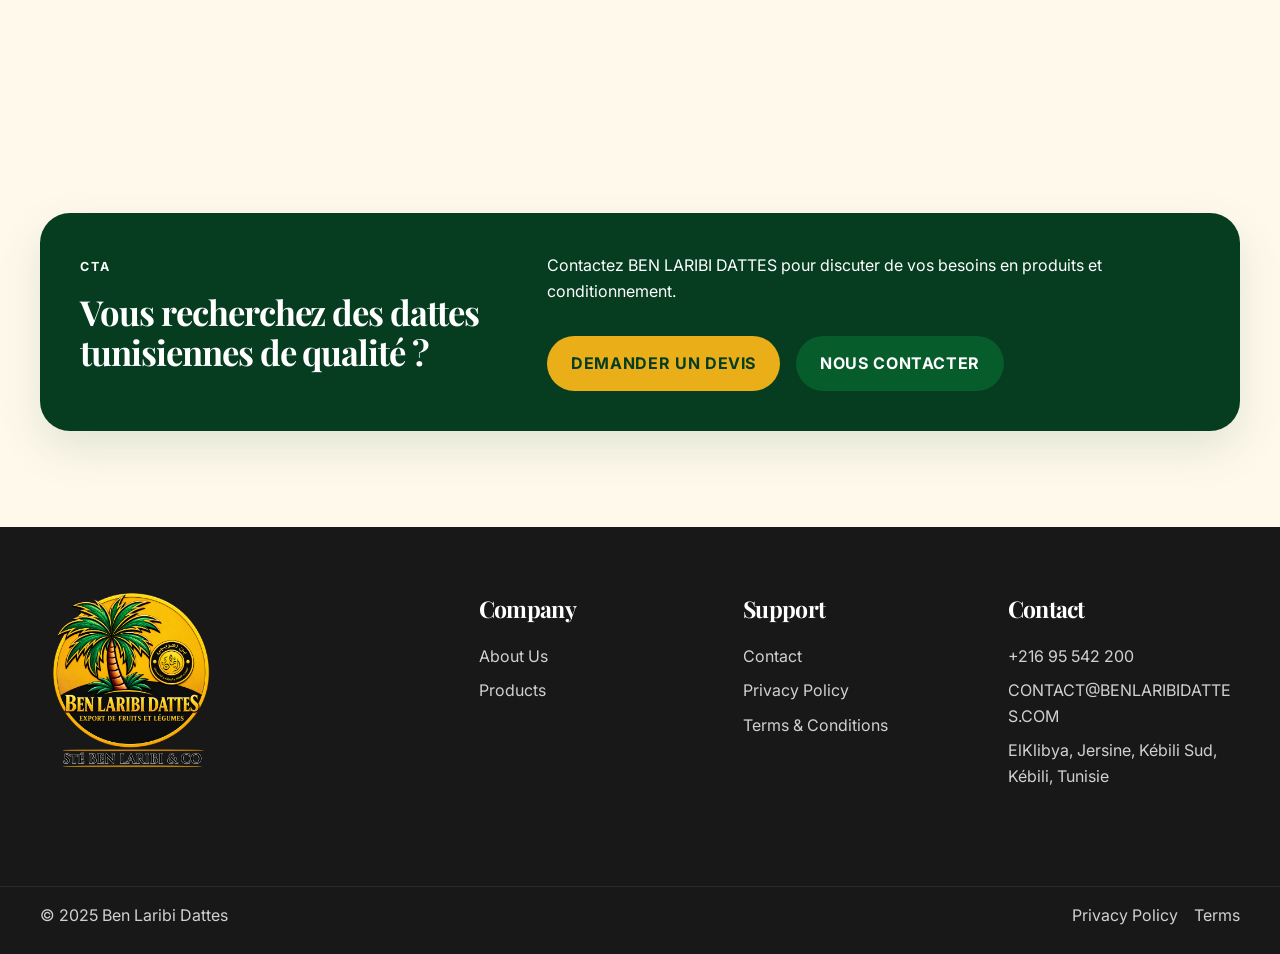
<file: about.html>
<!DOCTYPE html>
<html lang="fr">
  <head>
    <meta charset="UTF-8" />
    <meta name="viewport" content="width=device-width, initial-scale=1.0" />
    <title>About Us | Ben Laribi Dattes</title>
    <meta name="description" content="About Ben Laribi Dattes, a Tunisian exporter of premium Deglet Nour dates." />
    <link rel="preconnect" href="https://fonts.googleapis.com" />
    <link rel="preconnect" href="https://fonts.gstatic.com" crossorigin />
    <link href="https://fonts.googleapis.com/css2?family=Inter:wght@400;500;600;700;800&family=Playfair+Display:wght@600;700;800&display=swap" rel="stylesheet" />
    <link rel="icon" type="image/png" href="images/datelogo.png?v=2" />
    <link rel="stylesheet" href="css/style.css" />
    <link rel="stylesheet" href="css/responsive.css" />
    <link rel="stylesheet" href="css/animations.css" />
  </head>
  <body data-page="about">
    <div class="top-contact-bar">
      <div class="container top-contact-strip">
        <span>📍 ELKLIBYA, JERSINE — KÉBILI SUD, TUNISIE</span>
        <a href="tel:+21695542200">☎ +216 95 542 200</a>
        <a href="mailto:CONTACT@BENLARIBIDATTES.COM">✉ CONTACT@BENLARIBIDATTES.COM</a>
        <a href="https://BENLARIBIDATTES.COM" target="_blank" rel="noopener noreferrer">🌐 BENLARIBIDATTES.COM</a>
      </div>
    </div>

    <header class="site-header">
      <div class="container nav-wrap">
        <a class="brand" href="index.html" aria-label="Ben Laribi Dattes homepage">
          <img src="images/datelogo.png" alt="Ben Laribi Dattes logo" width="76" height="76" />
        </a>
        <nav class="main-nav" aria-label="Main navigation">
          <a class="nav-link" href="index.html">Home</a>
          <a class="nav-link active" href="about.html">About Us</a>
          <a class="nav-link" href="products.html">Products</a>
          <a class="nav-link" href="contact.html">Contact</a>
        </nav>
        <div class="header-tools">
          <div class="lang-switch" aria-label="Language selector">
            <button type="button" data-lang="fr" class="active">FR</button>
            <button type="button" data-lang="en">EN</button>
            <button type="button" data-lang="ar">AR</button>
          </div>
          <a class="btn btn-primary" href="contact.html">DEMANDER UN DEVIS</a>
          <button class="nav-toggle" type="button" aria-label="Open mobile menu" aria-expanded="false">
            <span></span><span></span><span></span>
          </button>
        </div>
      </div>
      <div class="mobile-menu" aria-label="Mobile navigation">
        <a href="index.html">Home</a>
        <a href="about.html">About Us</a>
        <a href="products.html">Products</a>
        <a href="contact.html">Contact</a>
      </div>
    </header>

    <main>
      <section class="page-hero small-hero">
        <div class="page-hero-overlay"></div>
        <div class="container page-hero-content reveal fade-up">
          <p class="section-kicker">QUI SOMMES-NOUS ?</p>
          <h1>ABOUT BEN LARIBI DATTES</h1>
          <p>Les Meilleures Dattes</p>
        </div>
      </section>

      <section class="section">
        <div class="container two-col">
          <div class="reveal fade-up">
            <p class="section-kicker">STÉ BEN LARIBI & CO</p>
            <h2>Nous sommes la STÉ BEN LARIBI & CO (BEN LARIBI DATTES)</h2>
            <p>Nous sommes la STÉ BEN LARIBI & CO (BEN LARIBI DATTES), une entreprise tunisienne spécialisée dans la production, le conditionnement et l'exportation de dattes, fruits et légumes.</p>
            <p>Notre activité porte particulièrement sur les dattes Deglet Nour de Tunisie, proposées sous différentes formes selon les besoins des marchés et des clients.</p>
          </div>
          <div class="reveal fade-up">
            <img src="images/backgrounds/f4.png" alt="Tunisian oasis landscape" width="1000" height="760" loading="lazy" />
          </div>
        </div>
      </section>

      <section class="section muted-section">
        <div class="container">
          <div class="section-heading reveal fade-up">
            <p class="section-kicker">NOTRE SAVOIR-FAIRE</p>
            <h2>Notre savoir-faire</h2>
          </div>
          <div class="values-grid">
            <article class="value-card reveal fade-up">
              <div class="icon-wrap">01</div>
              <h3>Production</h3>
              <p>Nous développons une production agricole tunisienne adaptée à la qualité et aux exigences du marché.</p>
            </article>
            <article class="value-card reveal fade-up">
              <div class="icon-wrap">02</div>
              <h3>Conditionnement</h3>
              <p>Nous préparons nos produits selon les formats demandés par nos clients et les marchés ciblés.</p>
            </article>
            <article class="value-card reveal fade-up">
              <div class="icon-wrap">03</div>
              <h3>Sélection</h3>
              <p>Nous sélectionnons les dattes et les produits agricoles selon des critères de qualité et de fiabilité.</p>
            </article>
            <article class="value-card reveal fade-up">
              <div class="icon-wrap">04</div>
              <h3>Exportation</h3>
              <p>Nous exportons nos dattes sélectionnées vers des clients en Europe, en Asie et en Afrique.</p>
            </article>
            <article class="value-card reveal fade-up">
              <div class="icon-wrap">05</div>
              <h3>Accompagnement client</h3>
              <p>Nous restons à l'écoute des besoins de nos partenaires pour mieux répondre à leurs attentes.</p>
            </article>
          </div>
        </div>
      </section>

      <section class="section">
        <div class="container">
          <div class="section-heading reveal fade-up">
            <p class="section-kicker">NOS DATTES</p>
            <h2>Dattes Deglet Nour</h2>
          </div>
          <div class="date-categories">
            <article class="date-card reveal fade-up">
              <h3>Natural Branched</h3>
              <p>Des dattes en branches dans une présentation naturelle et premium.</p>
              <a href="products.html" class="btn btn-outline">Découvrir</a>
            </article>
            <article class="date-card reveal fade-up">
              <h3>Natural Standard / Loose</h3>
              <p>Des dattes standards et en vrac adaptées aux besoins commerciaux et industriels.</p>
              <a href="products.html" class="btn btn-outline">Découvrir</a>
            </article>
            <article class="date-card reveal fade-up">
              <h3>Conditioned / Packaged</h3>
              <p>Des formats conditionnés pour la distribution et les marchés de détail.</p>
              <a href="products.html" class="btn btn-outline">Découvrir</a>
            </article>
          </div>
        </div>
      </section>

      <section class="section muted-section">
        <div class="container two-col">
          <div class="reveal fade-up">
            <p class="section-kicker">KÉBILI</p>
            <h2>Depuis Kébili, au cœur de l'Oasis</h2>
            <p>Nos bureaux et notre usine sont situés au sud tunisien, au cœur de l'Oasis de Kébili.</p>
          </div>
          <div class="reveal fade-up">
            <img src="images/backgrounds/t1.png" alt="Kébili oasis landscape" width="1000" height="760" loading="lazy" />
          </div>
        </div>
      </section>

      <section class="section">
        <div class="container narrow reveal fade-up">
          <p class="section-kicker">MONDE</p>
          <h2>De la Tunisie vers le monde</h2>
          <p>Nous exportons nos dattes sélectionnées vers des clients en Europe, en Asie et en Afrique.</p>
        </div>
      </section>

      <section class="section muted-section">
        <div class="container">
          <div class="section-heading reveal fade-up">
            <p class="section-kicker">NOTRE ENGAGEMENT QUALITÉ</p>
            <h2>Notre engagement qualité</h2>
          </div>
          <div class="quality-steps">
            <div class="quality-step"><span>01</span><strong>Quality</strong></div>
            <div class="quality-step"><span>02</span><strong>Continuous Improvement</strong></div>
            <div class="quality-step"><span>03</span><strong>Customer Satisfaction</strong></div>
            <div class="quality-step"><span>04</span><strong>Reliable Partnership</strong></div>
          </div>
        </div>
      </section>

      <section class="section">
        <div class="container narrow reveal fade-up">
          <p class="section-kicker">OUR MISSION</p>
          <h2>Notre mission</h2>
          <p>Notre mission est de proposer des produits agricoles tunisiens sélectionnés avec soin, de répondre aux exigences de nos clients et de développer des relations commerciales durables sur les marchés internationaux.</p>
        </div>
      </section>

      <section class="section">
        <div class="container export-box reveal fade-up">
          <div>
            <p class="section-kicker">CTA</p>
            <h2>Vous recherchez des dattes tunisiennes de qualité ?</h2>
          </div>
          <div>
            <p>Contactez BEN LARIBI DATTES pour discuter de vos besoins en produits et conditionnement.</p>
            <div class="btn-row">
              <a href="contact.html" class="btn btn-primary">DEMANDER UN DEVIS</a>
              <a href="contact.html" class="btn btn-secondary">NOUS CONTACTER</a>
            </div>
          </div>
        </div>
      </section>
    </main>

    <footer class="site-footer">
      <div class="container footer-grid">
        <div>
          <img class="footer-logo" src="images/datelogo.png" alt="Ben Laribi Dattes logo" width="180" height="180" />
          <p>Premium Tunisian agricultural products selected for professional and international buyers.</p>
        </div>
        <div>
          <h3>Company</h3>
          <ul>
            <li><a href="about.html">About Us</a></li>
            <li><a href="products.html">Products</a></li>
          </ul>
        </div>
        <div>
          <h3>Support</h3>
          <ul>
            <li><a href="contact.html">Contact</a></li>
            <li><a href="privacy.html">Privacy Policy</a></li>
            <li><a href="terms.html">Terms & Conditions</a></li>
          </ul>
        </div>
        <div>
          <h3>Contact</h3>
          <ul>
            <li><a href="tel:+21695542200">+216 95 542 200</a></li>
            <li><a href="mailto:CONTACT@BENLARIBIDATTES.COM">CONTACT@BENLARIBIDATTES.COM</a></li>
            <li><span>ElKlibya, Jersine, Kébili Sud, Kébili, Tunisie</span></li>
          </ul>
        </div>
      </div>
      <div class="footer-bottom">
        <div class="container footer-bottom-inner">
          <span>© 2025 Ben Laribi Dattes</span>
          <div>
            <a href="privacy.html">Privacy Policy</a>
            <a href="terms.html">Terms</a>
          </div>
        </div>
      </div>
    </footer>

    <button class="back-to-top" type="button" aria-label="Back to top">↑</button>
    <a class="whatsapp-float" href="#" target="_blank" rel="noopener noreferrer" aria-label="WhatsApp contact">WA</a>

    <script src="js/config.js"></script>
    <script src="js/language.js"></script>
    <script src="js/main.js"></script>
  </body>
</html>
</file>
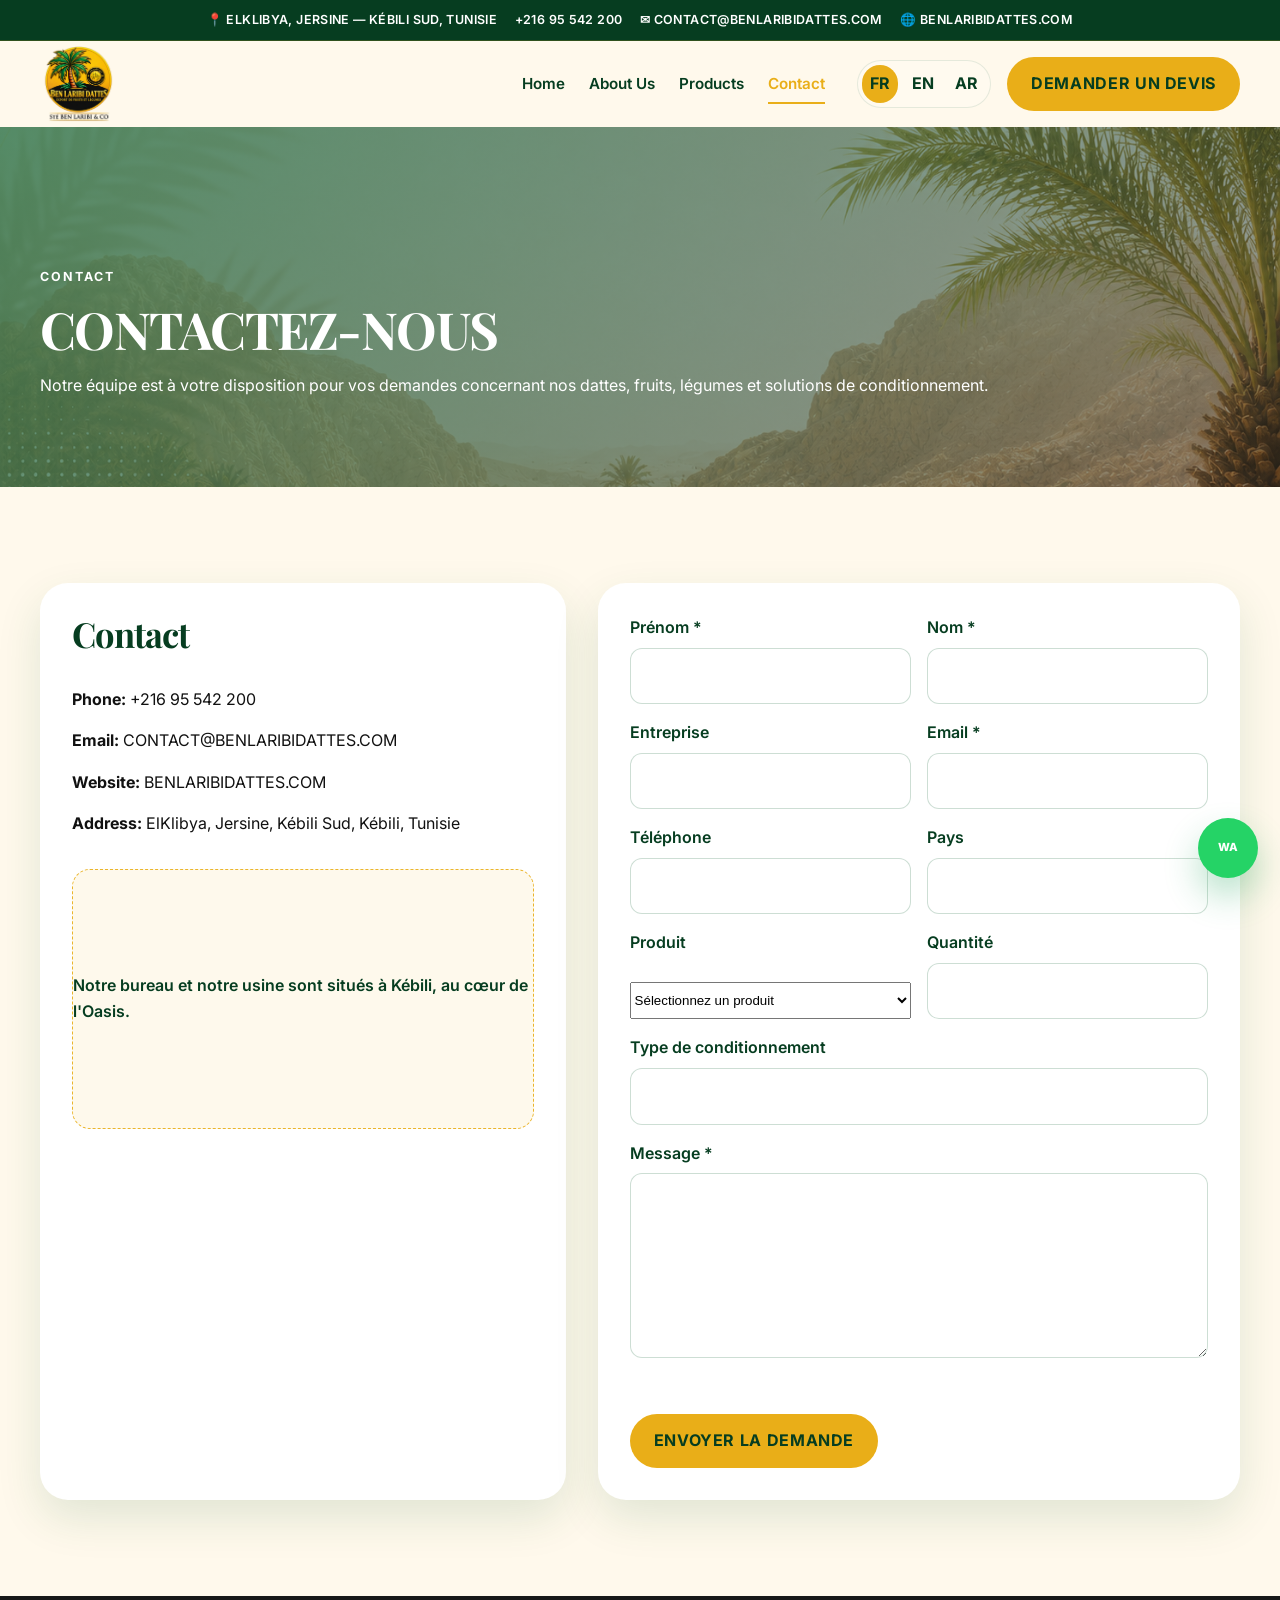
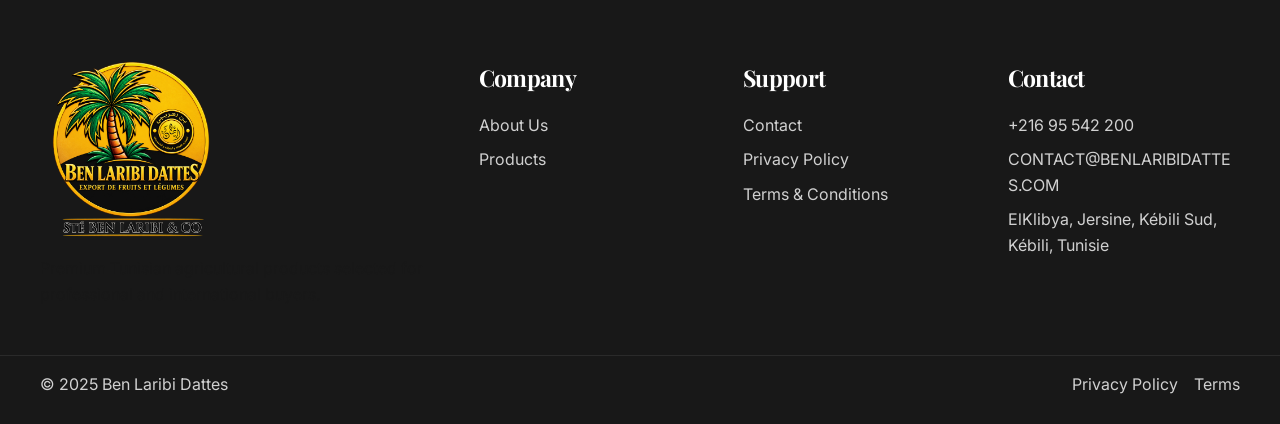
<file: contact.html>
<!DOCTYPE html>
<html lang="fr">
  <head>
    <meta charset="UTF-8" />
    <meta name="viewport" content="width=device-width, initial-scale=1.0" />
    <title>Contact | Ben Laribi Dattes</title>
    <meta name="description" content="Contact Ben Laribi Dattes for product information, export inquiries and qualified quotations." />
    <link rel="preconnect" href="https://fonts.googleapis.com" />
    <link rel="preconnect" href="https://fonts.gstatic.com" crossorigin />
    <link href="https://fonts.googleapis.com/css2?family=Inter:wght@400;500;600;700;800&family=Playfair+Display:wght@600;700;800&display=swap" rel="stylesheet" />
    <link rel="icon" type="image/png" href="images/datelogo.png?v=2" />
    <link rel="stylesheet" href="css/style.css" />
    <link rel="stylesheet" href="css/responsive.css" />
    <link rel="stylesheet" href="css/animations.css" />
  </head>
  <body data-page="contact">
    <div class="top-contact-bar">
      <div class="container top-contact-strip">
        <span>📍 ELKLIBYA, JERSINE — KÉBILI SUD, TUNISIE</span>
        <a href="tel:+21695542200">☎ +216 95 542 200</a>
        <a href="mailto:CONTACT@BENLARIBIDATTES.COM">✉ CONTACT@BENLARIBIDATTES.COM</a>
        <a href="https://BENLARIBIDATTES.COM" target="_blank" rel="noopener noreferrer">🌐 BENLARIBIDATTES.COM</a>
      </div>
    </div>

    <header class="site-header">
      <div class="container nav-wrap">
        <a class="brand" href="index.html" aria-label="Ben Laribi Dattes homepage">
          <img src="images/datelogo.png" alt="Ben Laribi Dattes logo" width="76" height="76" />
        </a>
        <nav class="main-nav" aria-label="Main navigation">
          <a class="nav-link" href="index.html">Home</a>
          <a class="nav-link" href="about.html">About Us</a>
          <a class="nav-link" href="products.html">Products</a>
          <a class="nav-link active" href="contact.html">Contact</a>
        </nav>
        <div class="header-tools">
          <div class="lang-switch" aria-label="Language selector">
            <button type="button" data-lang="fr" class="active">FR</button>
            <button type="button" data-lang="en">EN</button>
            <button type="button" data-lang="ar">AR</button>
          </div>
          <a class="btn btn-primary" href="contact.html">DEMANDER UN DEVIS</a>
          <button class="nav-toggle" type="button" aria-label="Open mobile menu" aria-expanded="false">
            <span></span><span></span><span></span>
          </button>
        </div>
      </div>
      <div class="mobile-menu" aria-label="Mobile navigation">
        <a href="index.html">Home</a>
        <a href="about.html">About Us</a>
        <a href="products.html">Products</a>
        <a href="contact.html">Contact</a>
      </div>
    </header>

    <main>
      <section class="page-hero small-hero contact-hero">
        <div class="page-hero-overlay"></div>
        <div class="container page-hero-content reveal fade-up">
          <p class="section-kicker">CONTACT</p>
          <h1>CONTACTEZ-NOUS</h1>
          <p>Notre équipe est à votre disposition pour vos demandes concernant nos dattes, fruits, légumes et solutions de conditionnement.</p>
        </div>
      </section>

      <section class="section contact-layout">
        <div class="container contact-grid">
          <div class="contact-panel reveal fade-up">
            <div class="contact-info-list">
              <h2>Contact</h2>
              <div><strong>Phone:</strong> <span id="company-phone">+216 95 542 200</span></div>
              <div><strong>Email:</strong> <span id="company-email">CONTACT@BENLARIBIDATTES.COM</span></div>
              <div><strong>Website:</strong> <span id="company-website">BENLARIBIDATTES.COM</span></div>
              <div><strong>Address:</strong> <span id="company-address">ElKlibya, Jersine, Kébili Sud, Kébili, Tunisie</span></div>
            </div>
            <div class="map-box" id="map-box">Notre bureau et notre usine sont situés à Kébili, au cœur de l'Oasis.</div>
          </div>

          <div class="form-panel reveal fade-up">
            <form id="contact-form" novalidate>
              <div class="form-row two-columns">
                <div class="field-group">
                  <label for="first-name">Prénom *</label>
                  <input id="first-name" name="firstName" type="text" required />
                </div>
                <div class="field-group">
                  <label for="last-name">Nom *</label>
                  <input id="last-name" name="lastName" type="text" required />
                </div>
              </div>

              <div class="form-row two-columns">
                <div class="field-group">
                  <label for="company">Entreprise</label>
                  <input id="company" name="company" type="text" />
                </div>
                <div class="field-group">
                  <label for="email">Email *</label>
                  <input id="email" name="email" type="email" required />
                </div>
              </div>

              <div class="form-row two-columns">
                <div class="field-group">
                  <label for="phone">Téléphone</label>
                  <input id="phone" name="phone" type="tel" />
                </div>
                <div class="field-group">
                  <label for="country">Pays</label>
                  <input id="country" name="country" type="text" />
                </div>
              </div>

              <div class="form-row two-columns">
                <div class="field-group">
                  <label for="product">Produit</label>
                  <select id="product" name="product">
                    <option value="">Sélectionnez un produit</option>
                  </select>
                </div>
                <div class="field-group">
                  <label for="quantity">Quantité</label>
                  <input id="quantity" name="quantity" type="text" />
                </div>
              </div>

              <div class="field-group">
                <label for="packaging">Type de conditionnement</label>
                <input id="packaging" name="packaging" type="text" />
              </div>

              <div class="field-group">
                <label for="message">Message *</label>
                <textarea id="message" name="message" rows="6" required></textarea>
              </div>

              <div class="form-status" id="form-status" aria-live="polite"></div>
              <button class="btn btn-primary submit-btn" type="submit">ENVOYER LA DEMANDE</button>
            </form>
          </div>
        </div>
      </section>
    </main>

    <footer class="site-footer">
      <div class="container footer-grid">
        <div>
          <img class="footer-logo" src="images/datelogo.png" alt="Ben Laribi Dattes logo" width="180" height="180" />
          <p>Premium Tunisian agricultural products selected for professional and international buyers.</p>
        </div>
        <div>
          <h3>Company</h3>
          <ul>
            <li><a href="about.html">About Us</a></li>
            <li><a href="products.html">Products</a></li>
          </ul>
        </div>
        <div>
          <h3>Support</h3>
          <ul>
            <li><a href="contact.html">Contact</a></li>
            <li><a href="privacy.html">Privacy Policy</a></li>
            <li><a href="terms.html">Terms & Conditions</a></li>
          </ul>
        </div>
        <div>
          <h3>Contact</h3>
          <ul>
            <li><a href="tel:+21695542200">+216 95 542 200</a></li>
            <li><a href="mailto:CONTACT@BENLARIBIDATTES.COM">CONTACT@BENLARIBIDATTES.COM</a></li>
            <li><span>ElKlibya, Jersine, Kébili Sud, Kébili, Tunisie</span></li>
          </ul>
        </div>
      </div>
      <div class="footer-bottom">
        <div class="container footer-bottom-inner">
          <span>© 2025 Ben Laribi Dattes</span>
          <div>
            <a href="privacy.html">Privacy Policy</a>
            <a href="terms.html">Terms</a>
          </div>
        </div>
      </div>
    </footer>

    <button class="back-to-top" type="button" aria-label="Back to top">↑</button>
    <a class="whatsapp-float" href="#" target="_blank" rel="noopener noreferrer" aria-label="WhatsApp contact">WA</a>

    <script src="data/products.js"></script>
    <script src="js/config.js"></script>
    <script src="js/language.js"></script>
    <script src="js/contact.js"></script>
    <script src="js/main.js"></script>
  </body>
</html>
</file>
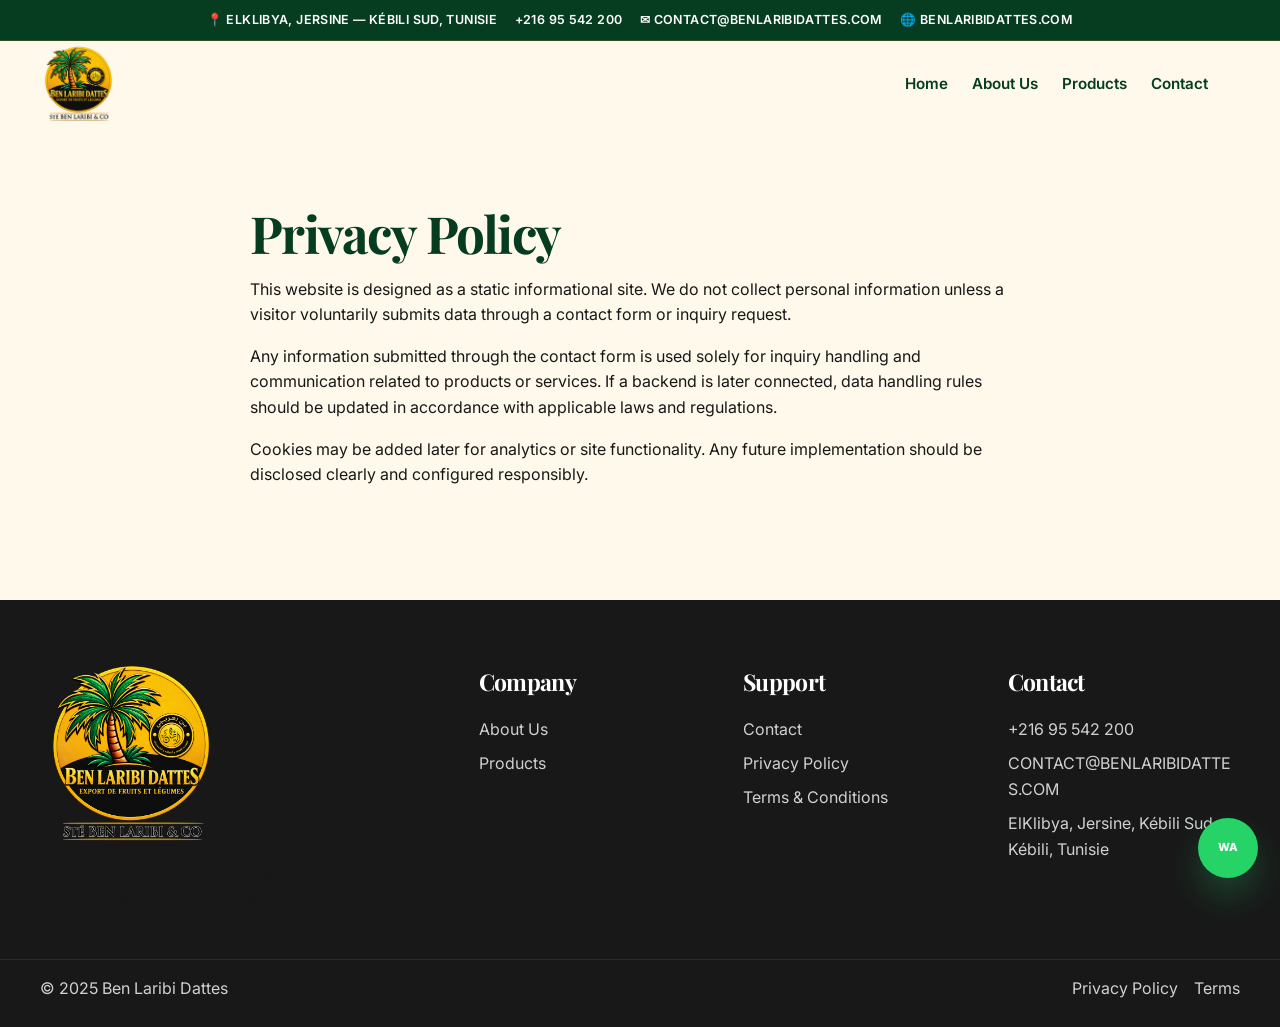
<file: privacy.html>
<!DOCTYPE html>
<html lang="fr">
  <head>
    <meta charset="UTF-8" />
    <meta name="viewport" content="width=device-width, initial-scale=1.0" />
    <title>Privacy Policy | Ben Laribi Dattes</title>
    <meta name="description" content="Privacy policy for Ben Laribi Dattes." />
    <link rel="preconnect" href="https://fonts.googleapis.com" />
    <link rel="preconnect" href="https://fonts.gstatic.com" crossorigin />
    <link href="https://fonts.googleapis.com/css2?family=Inter:wght@400;500;600;700;800&family=Playfair+Display:wght@600;700;800&display=swap" rel="stylesheet" />
    <link rel="icon" type="image/png" href="images/datelogo.png?v=2" />
    <link rel="stylesheet" href="css/style.css" />
    <link rel="stylesheet" href="css/responsive.css" />
    <link rel="stylesheet" href="css/animations.css" />
  </head>
  <body data-page="privacy">
    <div class="top-contact-bar">
      <div class="container top-contact-strip">
        <span>📍 ELKLIBYA, JERSINE — KÉBILI SUD, TUNISIE</span>
        <a href="tel:+21695542200">☎ +216 95 542 200</a>
        <a href="mailto:CONTACT@BENLARIBIDATTES.COM">✉ CONTACT@BENLARIBIDATTES.COM</a>
        <a href="https://BENLARIBIDATTES.COM" target="_blank" rel="noopener noreferrer">🌐 BENLARIBIDATTES.COM</a>
      </div>
    </div>
    <header class="site-header">
      <div class="container nav-wrap">
        <a class="brand" href="index.html" aria-label="Ben Laribi Dattes homepage">
          <img src="images/datelogo.png" alt="Ben Laribi Dattes logo" width="76" height="76" />
        </a>
        <nav class="main-nav" aria-label="Main navigation">
          <a class="nav-link" href="index.html">Home</a>
          <a class="nav-link" href="about.html">About Us</a>
          <a class="nav-link" href="products.html">Products</a>
          <a class="nav-link" href="contact.html">Contact</a>
        </nav>
        <div class="header-tools">
          <button class="nav-toggle" type="button" aria-label="Open mobile menu" aria-expanded="false">
            <span></span><span></span><span></span>
          </button>
        </div>
      </div>
      <div class="mobile-menu" aria-label="Mobile navigation">
        <a href="index.html">Home</a>
        <a href="about.html">About Us</a>
        <a href="products.html">Products</a>
        <a href="contact.html">Contact</a>
      </div>
    </header>

    <main>
      <section class="section legal-page">
        <div class="container narrow">
          <h1>Privacy Policy</h1>
          <p>This website is designed as a static informational site. We do not collect personal information unless a visitor voluntarily submits data through a contact form or inquiry request.</p>
          <p>Any information submitted through the contact form is used solely for inquiry handling and communication related to products or services. If a backend is later connected, data handling rules should be updated in accordance with applicable laws and regulations.</p>
          <p>Cookies may be added later for analytics or site functionality. Any future implementation should be disclosed clearly and configured responsibly.</p>
        </div>
      </section>
    </main>

    <footer class="site-footer">
      <div class="container footer-grid">
        <div>
          <img class="footer-logo" src="images/datelogo.png" alt="Ben Laribi Dattes logo" width="180" height="180" />
          <p>Premium Tunisian agricultural products selected for professional and international buyers.</p>
        </div>
        <div>
          <h3>Company</h3>
          <ul>
            <li><a href="about.html">About Us</a></li>
            <li><a href="products.html">Products</a></li>
          </ul>
        </div>
        <div>
          <h3>Support</h3>
          <ul>
            <li><a href="contact.html">Contact</a></li>
            <li><a href="privacy.html">Privacy Policy</a></li>
            <li><a href="terms.html">Terms & Conditions</a></li>
          </ul>
        </div>
        <div>
          <h3>Contact</h3>
          <ul>
            <li><a href="tel:+21695542200">+216 95 542 200</a></li>
            <li><a href="mailto:CONTACT@BENLARIBIDATTES.COM">CONTACT@BENLARIBIDATTES.COM</a></li>
            <li><span>ElKlibya, Jersine, Kébili Sud, Kébili, Tunisie</span></li>
          </ul>
        </div>
      </div>
      <div class="footer-bottom">
        <div class="container footer-bottom-inner">
          <span>© 2025 Ben Laribi Dattes</span>
          <div>
            <a href="privacy.html">Privacy Policy</a>
            <a href="terms.html">Terms</a>
          </div>
        </div>
      </div>
    </footer>

    <button class="back-to-top" type="button" aria-label="Back to top">↑</button>
    <a class="whatsapp-float" href="#" target="_blank" rel="noopener noreferrer" aria-label="WhatsApp contact">WA</a>

    <script src="js/config.js"></script>
    <script src="js/language.js"></script>
    <script src="js/main.js"></script>
  </body>
</html>
</file>
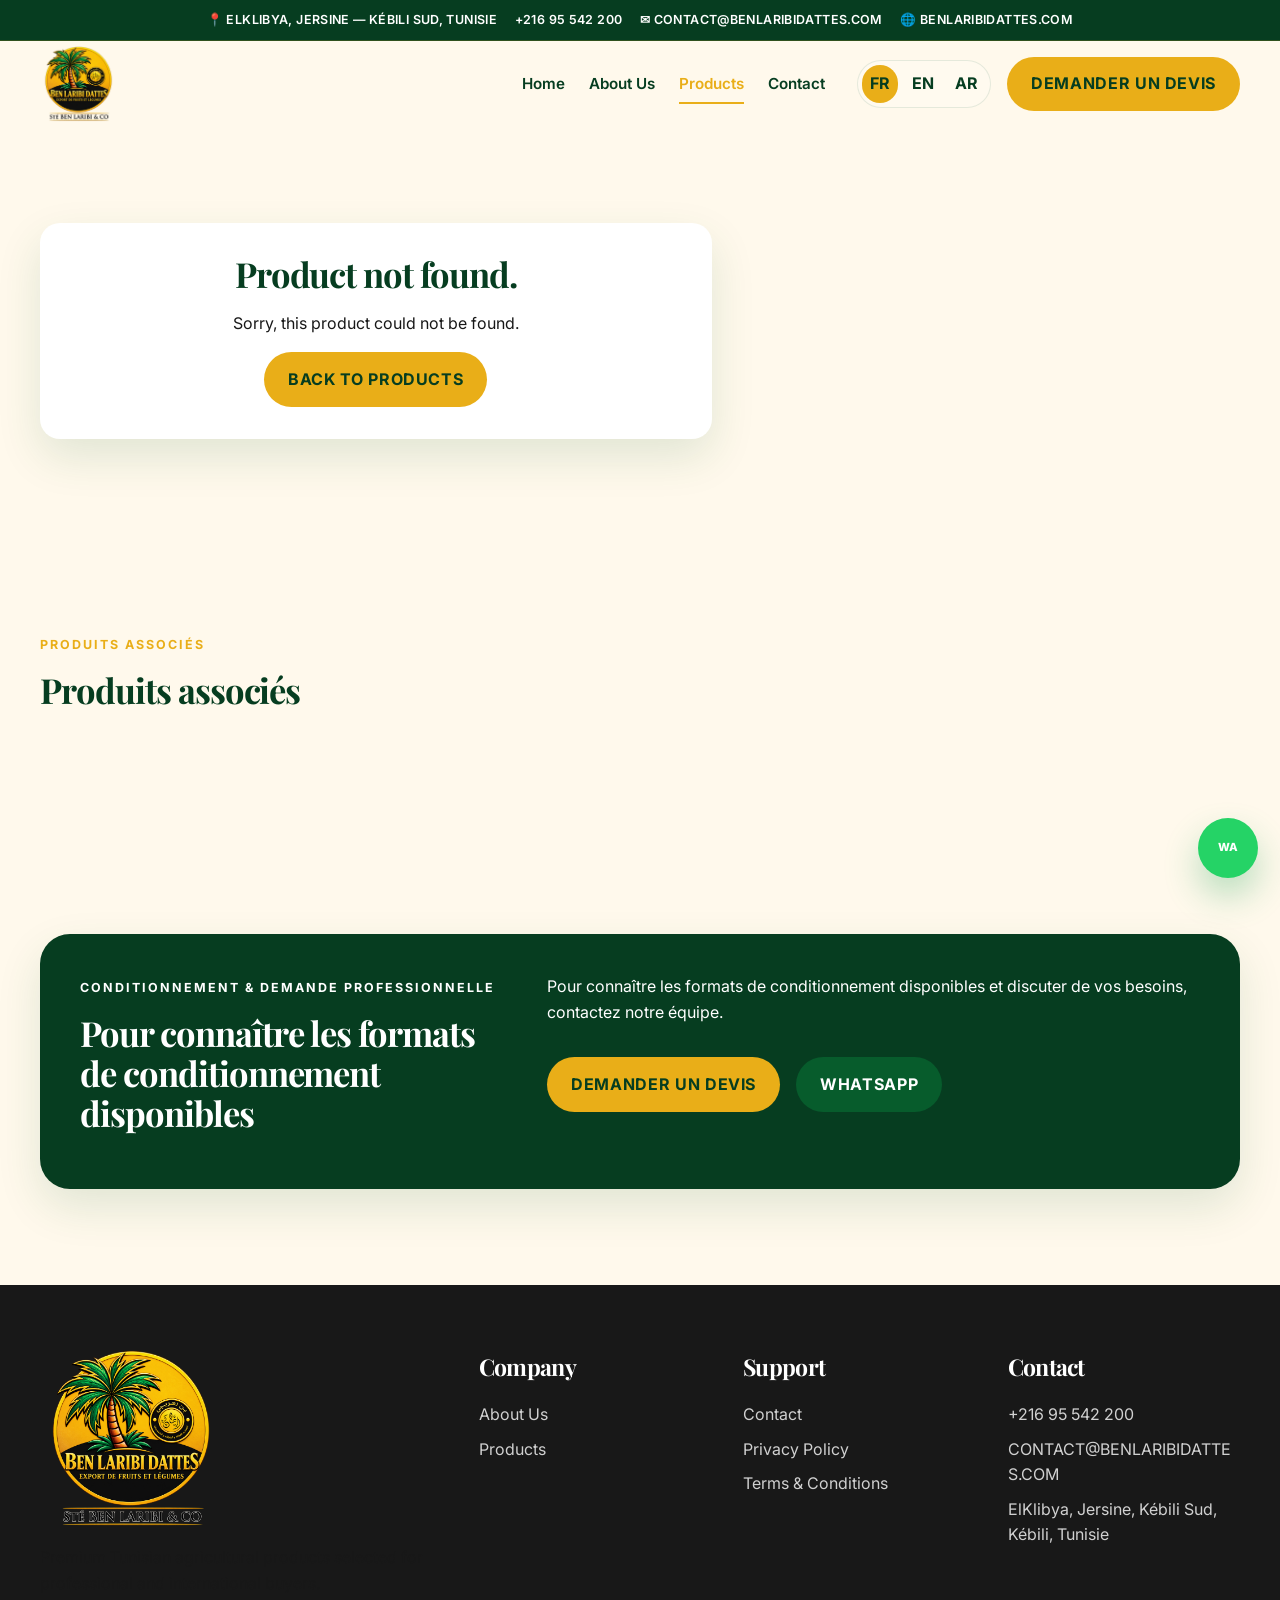
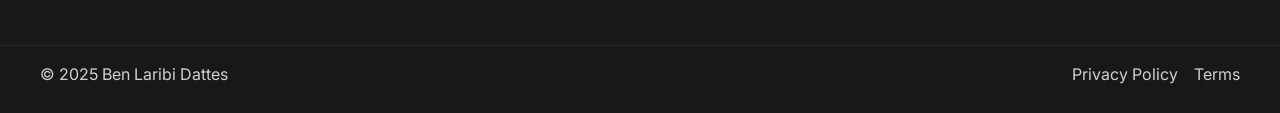
<file: product-details.html>
<!DOCTYPE html>
<html lang="fr">
  <head>
    <meta charset="UTF-8" />
    <meta name="viewport" content="width=device-width, initial-scale=1.0" />
    <title>Product Details | Ben Laribi Dattes</title>
    <meta name="description" content="Read detailed information about selected Tunisian date, fruit and vegetable products." />
    <link rel="preconnect" href="https://fonts.googleapis.com" />
    <link rel="preconnect" href="https://fonts.gstatic.com" crossorigin />
    <link href="https://fonts.googleapis.com/css2?family=Inter:wght@400;500;600;700;800&family=Playfair+Display:wght@600;700;800&display=swap" rel="stylesheet" />
    <link rel="icon" type="image/png" href="images/datelogo.png?v=2" />
    <link rel="stylesheet" href="css/style.css" />
    <link rel="stylesheet" href="css/responsive.css" />
    <link rel="stylesheet" href="css/animations.css" />
  </head>
  <body data-page="product-details">
    <div class="top-contact-bar">
      <div class="container top-contact-strip">
        <span>📍 ELKLIBYA, JERSINE — KÉBILI SUD, TUNISIE</span>
        <a href="tel:+21695542200">☎ +216 95 542 200</a>
        <a href="mailto:CONTACT@BENLARIBIDATTES.COM">✉ CONTACT@BENLARIBIDATTES.COM</a>
        <a href="https://BENLARIBIDATTES.COM" target="_blank" rel="noopener noreferrer">🌐 BENLARIBIDATTES.COM</a>
      </div>
    </div>

    <header class="site-header">
      <div class="container nav-wrap">
        <a class="brand" href="index.html" aria-label="Ben Laribi Dattes homepage">
          <img src="images/datelogo.png" alt="Ben Laribi Dattes logo" width="76" height="76" />
        </a>
        <nav class="main-nav" aria-label="Main navigation">
          <a class="nav-link" href="index.html">Home</a>
          <a class="nav-link" href="about.html">About Us</a>
          <a class="nav-link active" href="products.html">Products</a>
          <a class="nav-link" href="contact.html">Contact</a>
        </nav>
        <div class="header-tools">
          <div class="lang-switch" aria-label="Language selector">
            <button type="button" data-lang="fr" class="active">FR</button>
            <button type="button" data-lang="en">EN</button>
            <button type="button" data-lang="ar">AR</button>
          </div>
          <a class="btn btn-primary" href="contact.html">DEMANDER UN DEVIS</a>
          <button class="nav-toggle" type="button" aria-label="Open mobile menu" aria-expanded="false">
            <span></span><span></span><span></span>
          </button>
        </div>
      </div>
      <div class="mobile-menu" aria-label="Mobile navigation">
        <a href="index.html">Home</a>
        <a href="about.html">About Us</a>
        <a href="products.html">Products</a>
        <a href="contact.html">Contact</a>
      </div>
    </header>

    <main>
      <section class="section product-detail-section">
        <div class="container">
          <div id="product-detail" class="product-detail"></div>
        </div>
      </section>

      <section class="section">
        <div class="container">
          <div class="section-heading reveal fade-up">
            <p class="section-kicker">PRODUITS ASSOCIÉS</p>
            <h2>Produits associés</h2>
          </div>
          <div id="related-products" class="product-grid"></div>
        </div>
      </section>

      <section class="section">
        <div class="container export-box reveal fade-up">
          <div>
            <p class="section-kicker">Conditionnement & demande professionnelle</p>
            <h2>Pour connaître les formats de conditionnement disponibles</h2>
          </div>
          <div>
            <p>Pour connaître les formats de conditionnement disponibles et discuter de vos besoins, contactez notre équipe.</p>
            <div class="btn-row">
              <a href="contact.html" class="btn btn-primary">DEMANDER UN DEVIS</a>
              <a href="https://wa.me/21695542200" target="_blank" rel="noopener noreferrer" class="btn btn-secondary">WHATSAPP</a>
            </div>
          </div>
        </div>
      </section>
    </main>

    <footer class="site-footer">
      <div class="container footer-grid">
        <div>
          <img class="footer-logo" src="images/datelogo.png" alt="Ben Laribi Dattes logo" width="180" height="180" />
          <p>Premium Tunisian agricultural products selected for professional and international buyers.</p>
        </div>
        <div>
          <h3>Company</h3>
          <ul>
            <li><a href="about.html">About Us</a></li>
            <li><a href="products.html">Products</a></li>
          </ul>
        </div>
        <div>
          <h3>Support</h3>
          <ul>
            <li><a href="contact.html">Contact</a></li>
            <li><a href="privacy.html">Privacy Policy</a></li>
            <li><a href="terms.html">Terms & Conditions</a></li>
          </ul>
        </div>
        <div>
          <h3>Contact</h3>
          <ul>
            <li><a href="tel:+21695542200">+216 95 542 200</a></li>
            <li><a href="mailto:CONTACT@BENLARIBIDATTES.COM">CONTACT@BENLARIBIDATTES.COM</a></li>
            <li><span>ElKlibya, Jersine, Kébili Sud, Kébili, Tunisie</span></li>
          </ul>
        </div>
      </div>
      <div class="footer-bottom">
        <div class="container footer-bottom-inner">
          <span>© 2025 Ben Laribi Dattes</span>
          <div>
            <a href="privacy.html">Privacy Policy</a>
            <a href="terms.html">Terms</a>
          </div>
        </div>
      </div>
    </footer>

    <button class="back-to-top" type="button" aria-label="Back to top">↑</button>
    <a class="whatsapp-float" href="#" target="_blank" rel="noopener noreferrer" aria-label="WhatsApp contact">WA</a>

    <script src="data/products.js"></script>
    <script src="js/config.js"></script>
    <script src="js/language.js"></script>
    <script src="js/product-card.js"></script>
    <script src="js/product-details.js"></script>
    <script src="js/main.js"></script>
  </body>
</html>
</file>
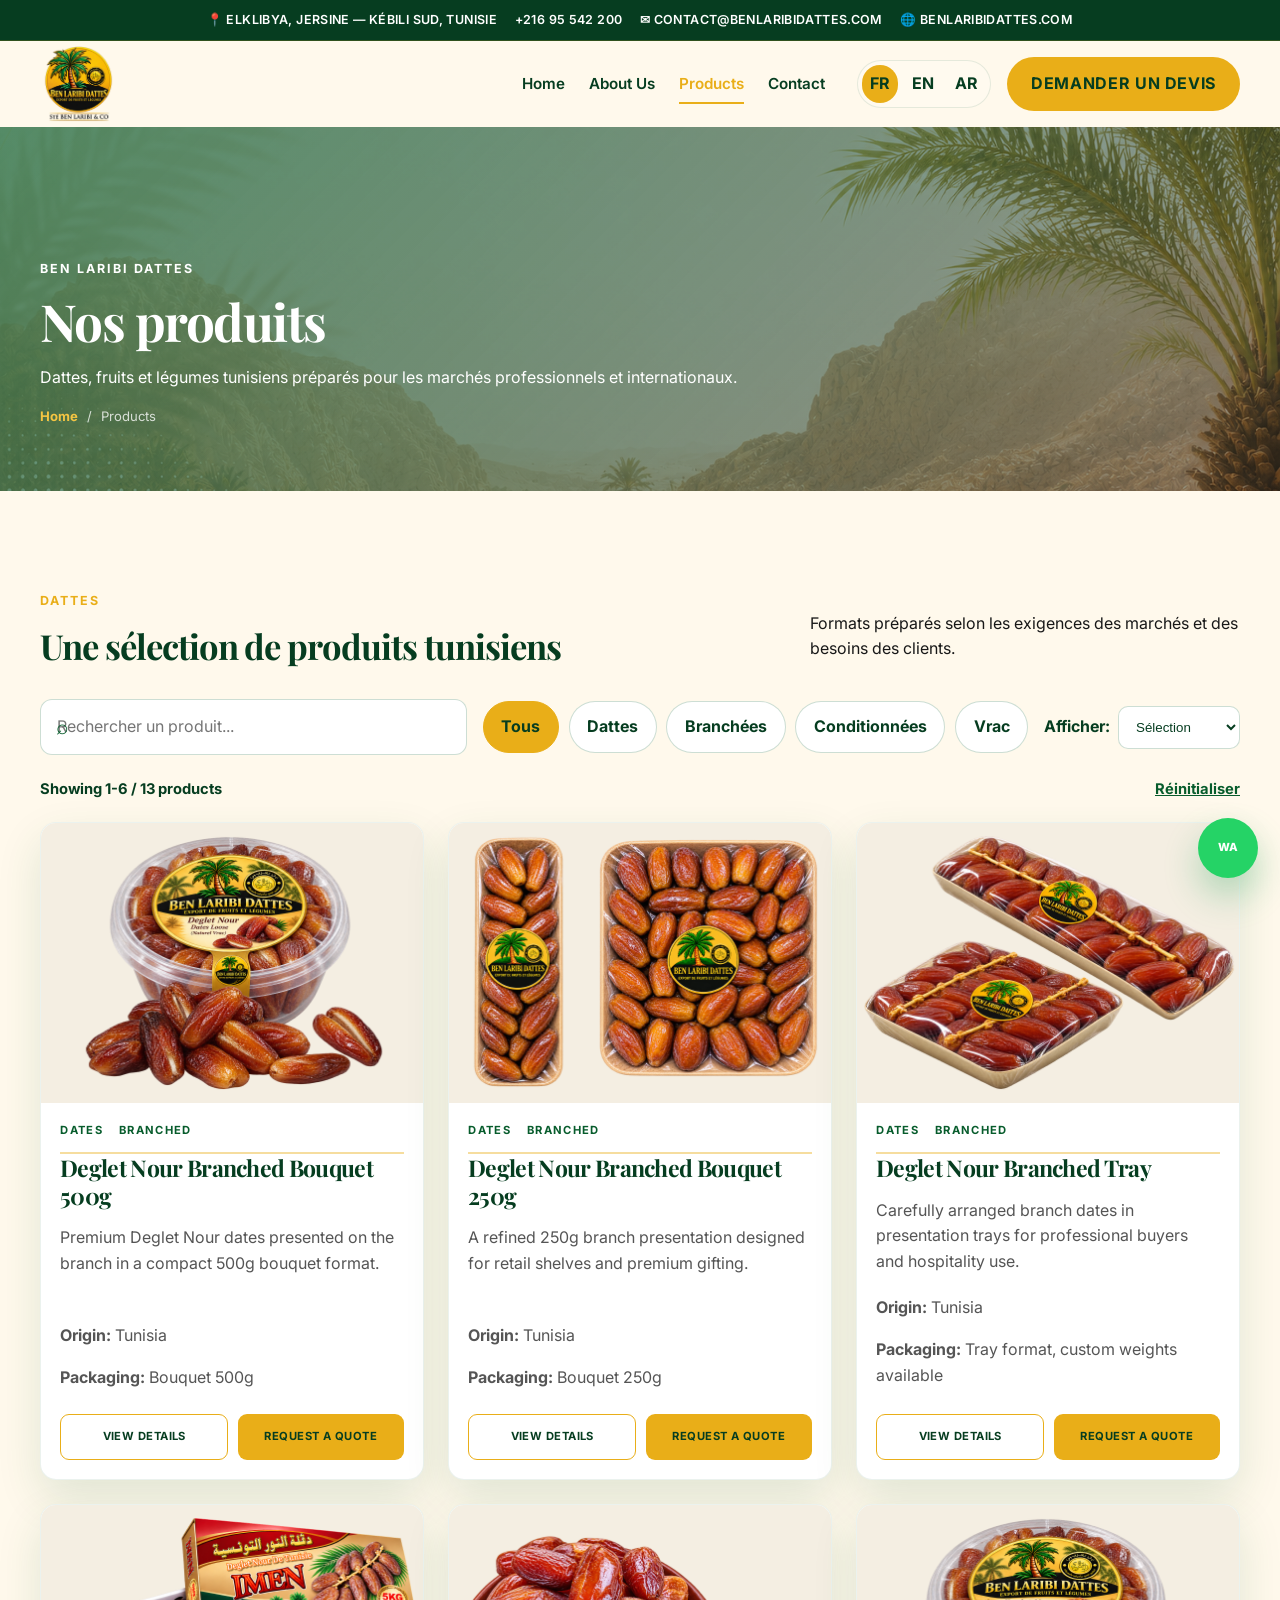
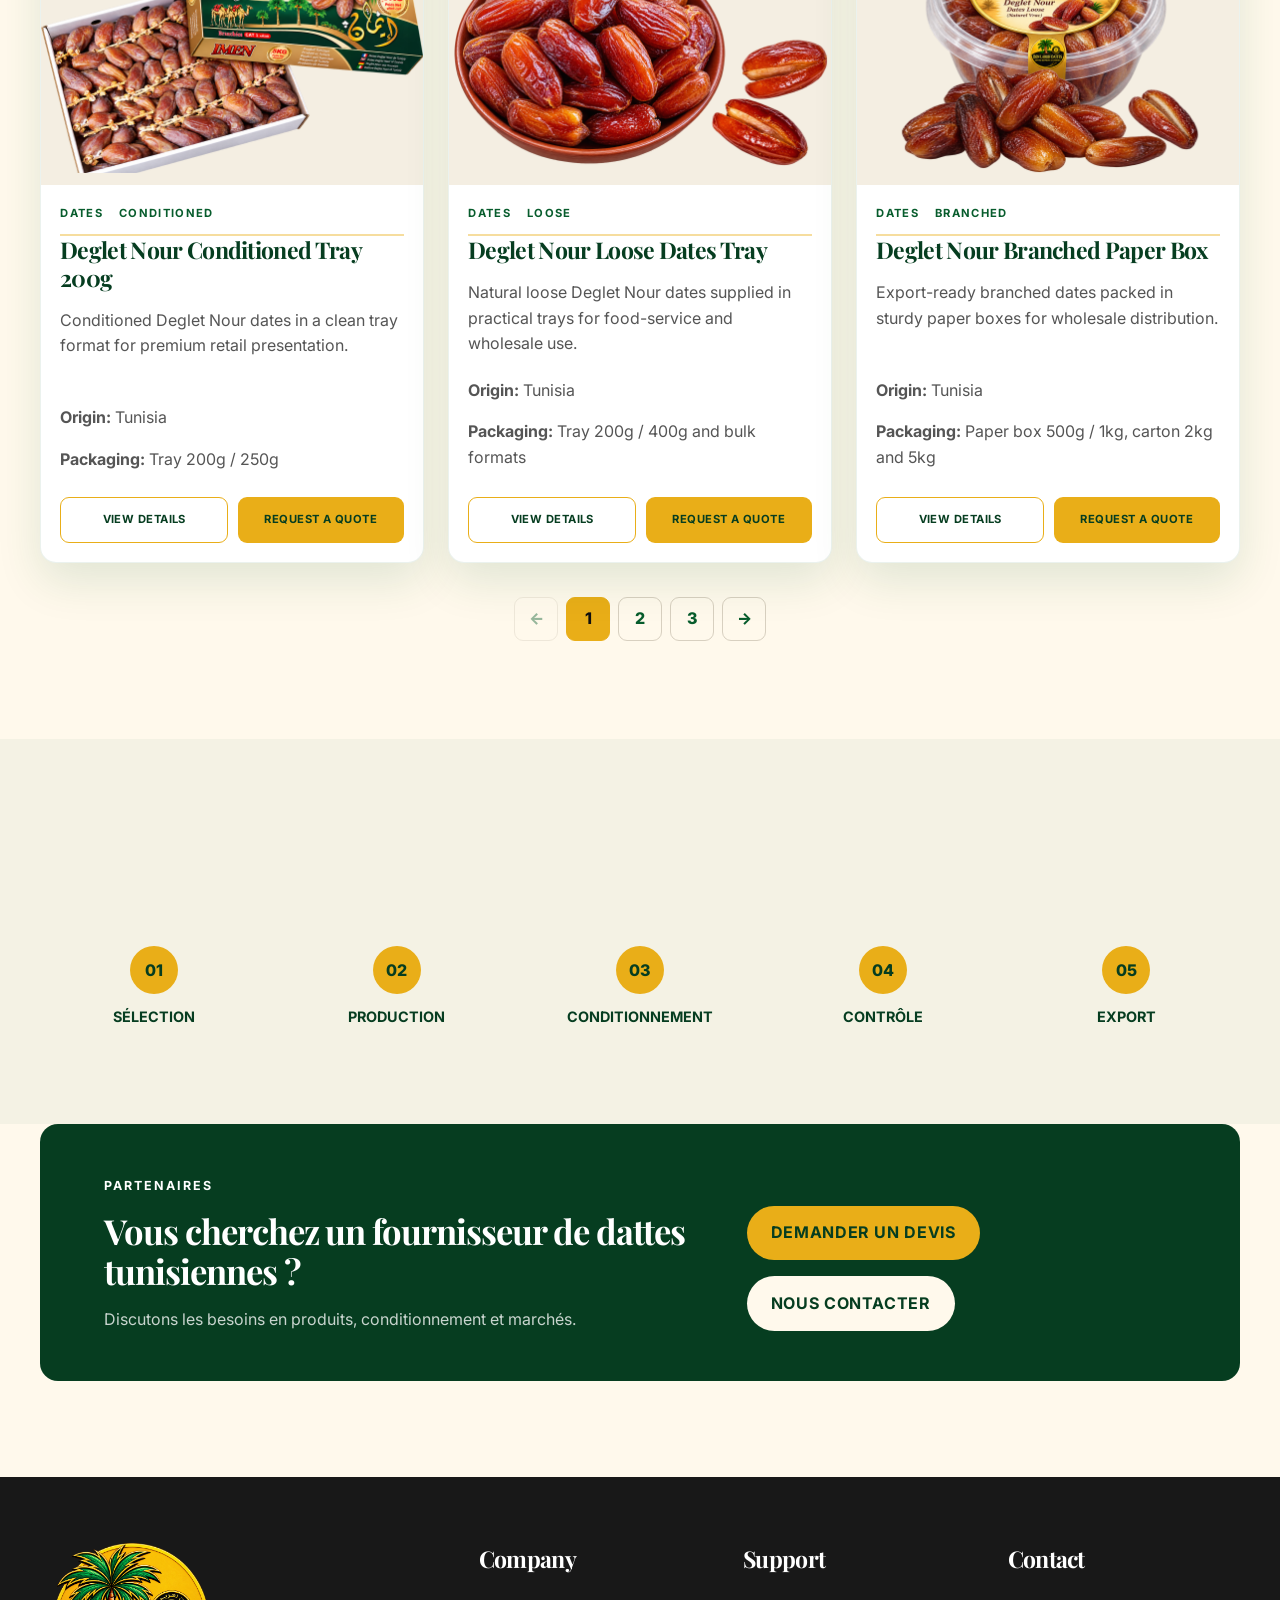
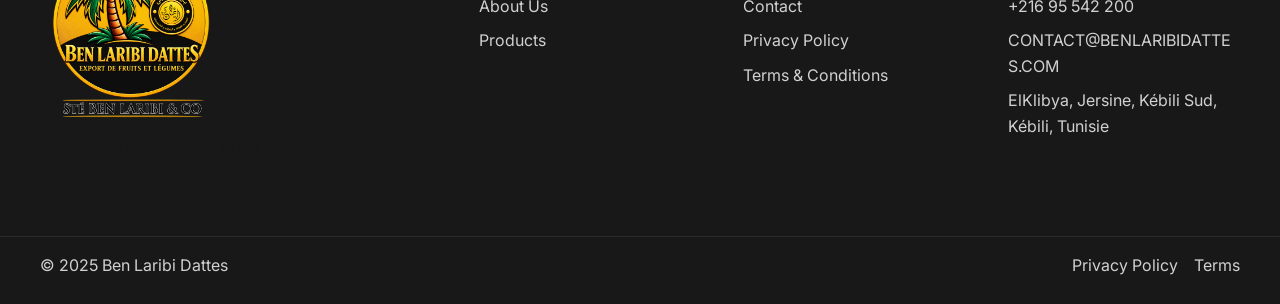
<file: products.html>
<!DOCTYPE html>
<html lang="fr">
  <head>
    <meta charset="UTF-8" />
    <meta name="viewport" content="width=device-width, initial-scale=1.0" />
    <title>Products | Ben Laribi Dattes</title>
    <meta name="description" content="Discover Deglet Nour dates in branched, conditioned and loose formats from Ben Laribi Dattes." />
    <link rel="preconnect" href="https://fonts.googleapis.com" />
    <link rel="preconnect" href="https://fonts.gstatic.com" crossorigin />
    <link href="https://fonts.googleapis.com/css2?family=Inter:wght@400;500;600;700;800&family=Playfair+Display:wght@600;700;800&display=swap" rel="stylesheet" />
    <link rel="icon" type="image/png" href="images/datelogo.png?v=2" />
    <link rel="stylesheet" href="css/style.css" />
    <link rel="stylesheet" href="css/responsive.css" />
    <link rel="stylesheet" href="css/animations.css" />
  </head>
  <body data-page="products">
    <div class="top-contact-bar">
      <div class="container top-contact-strip">
        <span>📍 ELKLIBYA, JERSINE — KÉBILI SUD, TUNISIE</span>
        <a href="tel:+21695542200">☎ +216 95 542 200</a>
        <a href="mailto:CONTACT@BENLARIBIDATTES.COM">✉ CONTACT@BENLARIBIDATTES.COM</a>
        <a href="https://BENLARIBIDATTES.COM" target="_blank" rel="noopener noreferrer">🌐 BENLARIBIDATTES.COM</a>
      </div>
    </div>

    <header class="site-header">
      <div class="container nav-wrap">
        <a class="brand" href="index.html" aria-label="Ben Laribi Dattes homepage">
          <img src="images/datelogo.png" alt="Ben Laribi Dattes logo" width="76" height="76" />
        </a>
        <nav class="main-nav" aria-label="Main navigation">
          <a class="nav-link" href="index.html">Home</a>
          <a class="nav-link" href="about.html">About Us</a>
          <a class="nav-link active" href="products.html">Products</a>
          <a class="nav-link" href="contact.html">Contact</a>
        </nav>
        <div class="header-tools">
          <div class="lang-switch" aria-label="Language selector">
            <button type="button" data-lang="fr" class="active">FR</button>
            <button type="button" data-lang="en">EN</button>
            <button type="button" data-lang="ar">AR</button>
          </div>
          <a class="btn btn-primary" href="contact.html">DEMANDER UN DEVIS</a>
          <button class="nav-toggle" type="button" aria-label="Open mobile menu" aria-expanded="false">
            <span></span><span></span><span></span>
          </button>
        </div>
      </div>
      <div class="mobile-menu" aria-label="Mobile navigation">
        <a href="index.html">Home</a>
        <a href="about.html">About Us</a>
        <a href="products.html">Products</a>
        <a href="contact.html">Contact</a>
      </div>
    </header>

    <main>
      <section class="page-hero small-hero product-page-hero">
        <div class="page-hero-overlay"></div>
        <div class="container page-hero-content reveal fade-up">
          <p class="section-kicker">BEN LARIBI DATTES</p>
          <h1>Nos produits</h1>
          <p>Dattes, fruits et légumes tunisiens préparés pour les marchés professionnels et internationaux.</p>
          <nav class="breadcrumb" aria-label="Breadcrumb"><a href="index.html">Home</a><span>/</span><span>Products</span></nav>
        </div>
      </section>

      <section class="section product-catalog">
        <div class="container">
          <div class="catalog-intro reveal fade-up">
            <div>
              <p class="section-kicker">DATTES</p>
              <h2>Une sélection de produits tunisiens</h2>
            </div>
            <p>Formats préparés selon les exigences des marchés et des besoins des clients.</p>
          </div>

          <div class="catalog-controls reveal fade-up">
            <div class="catalog-search-wrap">
              <label class="sr-only" for="product-search">Search products</label>
              <span class="search-icon" aria-hidden="true">⌕</span>
              <input id="product-search" type="search" placeholder="Rechercher un produit..." aria-label="Search products" />
            </div>
            <div class="filter-group" aria-label="Product filter buttons">
              <button class="filter-btn active" data-type="all" type="button" aria-pressed="true">Tous</button>
              <button class="filter-btn" data-category="dates" type="button" aria-pressed="false">Dattes</button>
              <button class="filter-btn" data-type="branched" type="button" aria-pressed="false">Branchées</button>
              <button class="filter-btn" data-type="conditioned" type="button" aria-pressed="false">Conditionnées</button>
              <button class="filter-btn" data-type="loose" type="button" aria-pressed="false">Vrac</button>
            </div>
            <div class="catalog-sort">
              <label for="product-sort">Afficher:</label>
              <select id="product-sort" aria-label="Sort products">
                <option value="featured">Sélection</option>
                <option value="az">A-Z</option>
                <option value="za">Z-A</option>
              </select>
            </div>
          </div>

          <div class="catalog-status"><span id="product-count" aria-live="polite"></span><button id="clear-search" class="text-button" type="button">Réinitialiser</button></div>
          <div id="product-grid" class="product-grid" aria-live="polite"></div>
          <nav class="pagination" id="pagination" aria-label="Product pagination"></nav>
        </div>
      </section>

      <section class="quality-strip section">
        <div class="container">
          <div class="section-heading centered-heading reveal fade-up">
            <p class="section-kicker">NOTRE MÉTHODE</p>
            <h2>De la sélection à l'export</h2>
          </div>
          <div class="quality-steps">
            <div class="quality-step"><span>01</span><strong>SÉLECTION</strong></div>
            <div class="quality-step"><span>02</span><strong>PRODUCTION</strong></div>
            <div class="quality-step"><span>03</span><strong>CONDITIONNEMENT</strong></div>
            <div class="quality-step"><span>04</span><strong>CONTRÔLE</strong></div>
            <div class="quality-step"><span>05</span><strong>EXPORT</strong></div>
          </div>
        </div>
      </section>

      <section class="catalog-cta section">
        <div class="container catalog-cta-inner reveal fade-up">
          <div><p class="section-kicker">PARTENAIRES</p><h2>Vous cherchez un fournisseur de dattes tunisiennes ?</h2><p>Discutons les besoins en produits, conditionnement et marchés.</p></div>
          <div class="btn-row"><a class="btn btn-primary" href="contact.html">DEMANDER UN DEVIS</a><a class="btn btn-light" href="contact.html">NOUS CONTACTER</a></div>
        </div>
      </section>
    </main>

    <footer class="site-footer">
      <div class="container footer-grid">
        <div>
          <img class="footer-logo" src="images/datelogo.png" alt="Ben Laribi Dattes logo" width="180" height="180" />
          <p>Premium Tunisian agricultural products selected for professional and international buyers.</p>
        </div>
        <div>
          <h3>Company</h3>
          <ul>
            <li><a href="about.html">About Us</a></li>
            <li><a href="products.html">Products</a></li>
          </ul>
        </div>
        <div>
          <h3>Support</h3>
          <ul>
            <li><a href="contact.html">Contact</a></li>
            <li><a href="privacy.html">Privacy Policy</a></li>
            <li><a href="terms.html">Terms & Conditions</a></li>
          </ul>
        </div>
        <div>
          <h3>Contact</h3>
          <ul>
            <li><a href="tel:+21695542200">+216 95 542 200</a></li>
            <li><a href="mailto:CONTACT@BENLARIBIDATTES.COM">CONTACT@BENLARIBIDATTES.COM</a></li>
            <li><span>ElKlibya, Jersine, Kébili Sud, Kébili, Tunisie</span></li>
          </ul>
        </div>
      </div>
      <div class="footer-bottom">
        <div class="container footer-bottom-inner">
          <span>© 2025 Ben Laribi Dattes</span>
          <div>
            <a href="privacy.html">Privacy Policy</a>
            <a href="terms.html">Terms</a>
          </div>
        </div>
      </div>
    </footer>

    <button class="back-to-top" type="button" aria-label="Back to top">↑</button>
    <a class="whatsapp-float" href="#" target="_blank" rel="noopener noreferrer" aria-label="WhatsApp contact">WA</a>

    <script src="data/products.js"></script>
    <script src="js/config.js"></script>
    <script src="js/language.js"></script>
    <script src="js/product-card.js"></script>
    <script src="js/products.js"></script>
    <script src="js/main.js"></script>
  </body>
</html>
</file>
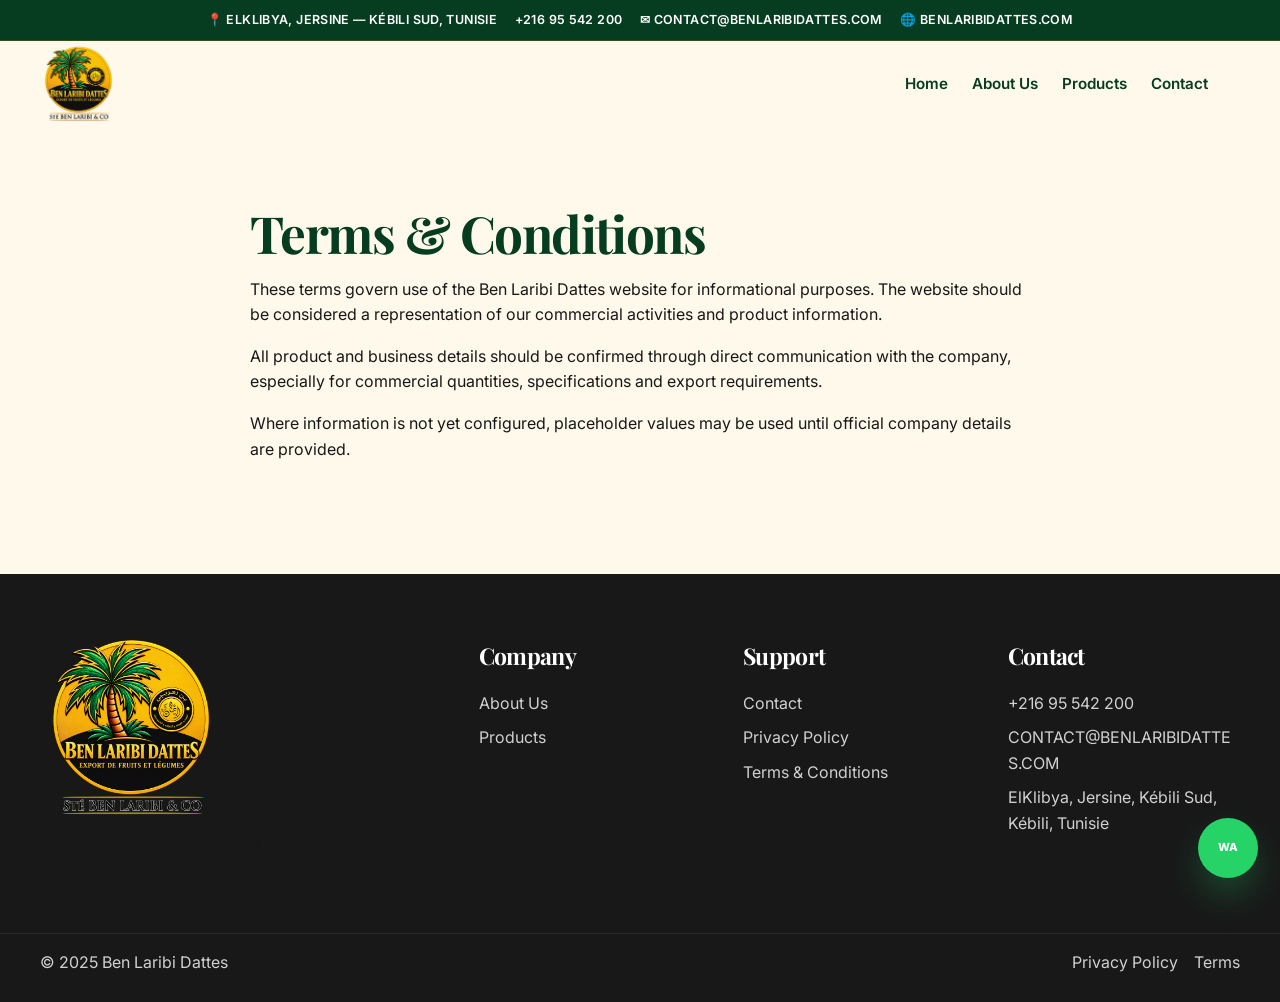
<file: terms.html>
<!DOCTYPE html>
<html lang="fr">
  <head>
    <meta charset="UTF-8" />
    <meta name="viewport" content="width=device-width, initial-scale=1.0" />
    <title>Terms & Conditions | Ben Laribi Dattes</title>
    <meta name="description" content="Terms and conditions for Ben Laribi Dattes." />
    <link rel="preconnect" href="https://fonts.googleapis.com" />
    <link rel="preconnect" href="https://fonts.gstatic.com" crossorigin />
    <link href="https://fonts.googleapis.com/css2?family=Inter:wght@400;500;600;700;800&family=Playfair+Display:wght@600;700;800&display=swap" rel="stylesheet" />
    <link rel="icon" type="image/png" href="images/datelogo.png?v=2" />
    <link rel="stylesheet" href="css/style.css" />
    <link rel="stylesheet" href="css/responsive.css" />
    <link rel="stylesheet" href="css/animations.css" />
  </head>
  <body data-page="terms">
    <div class="top-contact-bar">
      <div class="container top-contact-strip">
        <span>📍 ELKLIBYA, JERSINE — KÉBILI SUD, TUNISIE</span>
        <a href="tel:+21695542200">☎ +216 95 542 200</a>
        <a href="mailto:CONTACT@BENLARIBIDATTES.COM">✉ CONTACT@BENLARIBIDATTES.COM</a>
        <a href="https://BENLARIBIDATTES.COM" target="_blank" rel="noopener noreferrer">🌐 BENLARIBIDATTES.COM</a>
      </div>
    </div>
    <header class="site-header">
      <div class="container nav-wrap">
        <a class="brand" href="index.html" aria-label="Ben Laribi Dattes homepage">
          <img src="images/datelogo.png" alt="Ben Laribi Dattes logo" width="76" height="76" />
        </a>
        <nav class="main-nav" aria-label="Main navigation">
          <a class="nav-link" href="index.html">Home</a>
          <a class="nav-link" href="about.html">About Us</a>
          <a class="nav-link" href="products.html">Products</a>
          <a class="nav-link" href="contact.html">Contact</a>
        </nav>
        <div class="header-tools">
          <button class="nav-toggle" type="button" aria-label="Open mobile menu" aria-expanded="false">
            <span></span><span></span><span></span>
          </button>
        </div>
      </div>
      <div class="mobile-menu" aria-label="Mobile navigation">
        <a href="index.html">Home</a>
        <a href="about.html">About Us</a>
        <a href="products.html">Products</a>
        <a href="contact.html">Contact</a>
      </div>
    </header>

    <main>
      <section class="section legal-page">
        <div class="container narrow">
          <h1>Terms & Conditions</h1>
          <p>These terms govern use of the Ben Laribi Dattes website for informational purposes. The website should be considered a representation of our commercial activities and product information.</p>
          <p>All product and business details should be confirmed through direct communication with the company, especially for commercial quantities, specifications and export requirements.</p>
          <p>Where information is not yet configured, placeholder values may be used until official company details are provided.</p>
        </div>
      </section>
    </main>

    <footer class="site-footer">
      <div class="container footer-grid">
        <div>
          <img class="footer-logo" src="images/datelogo.png" alt="Ben Laribi Dattes logo" width="180" height="180" />
          <p>Premium Tunisian agricultural products selected for professional and international buyers.</p>
        </div>
        <div>
          <h3>Company</h3>
          <ul>
            <li><a href="about.html">About Us</a></li>
            <li><a href="products.html">Products</a></li>
          </ul>
        </div>
        <div>
          <h3>Support</h3>
          <ul>
            <li><a href="contact.html">Contact</a></li>
            <li><a href="privacy.html">Privacy Policy</a></li>
            <li><a href="terms.html">Terms & Conditions</a></li>
          </ul>
        </div>
        <div>
          <h3>Contact</h3>
          <ul>
            <li><a href="tel:+21695542200">+216 95 542 200</a></li>
            <li><a href="mailto:CONTACT@BENLARIBIDATTES.COM">CONTACT@BENLARIBIDATTES.COM</a></li>
            <li><span>ElKlibya, Jersine, Kébili Sud, Kébili, Tunisie</span></li>
          </ul>
        </div>
      </div>
      <div class="footer-bottom">
        <div class="container footer-bottom-inner">
          <span>© 2025 Ben Laribi Dattes</span>
          <div>
            <a href="privacy.html">Privacy Policy</a>
            <a href="terms.html">Terms</a>
          </div>
        </div>
      </div>
    </footer>

    <button class="back-to-top" type="button" aria-label="Back to top">↑</button>
    <a class="whatsapp-float" href="#" target="_blank" rel="noopener noreferrer" aria-label="WhatsApp contact">WA</a>

    <script src="js/config.js"></script>
    <script src="js/language.js"></script>
    <script src="js/main.js"></script>
  </body>
</html>
</file>
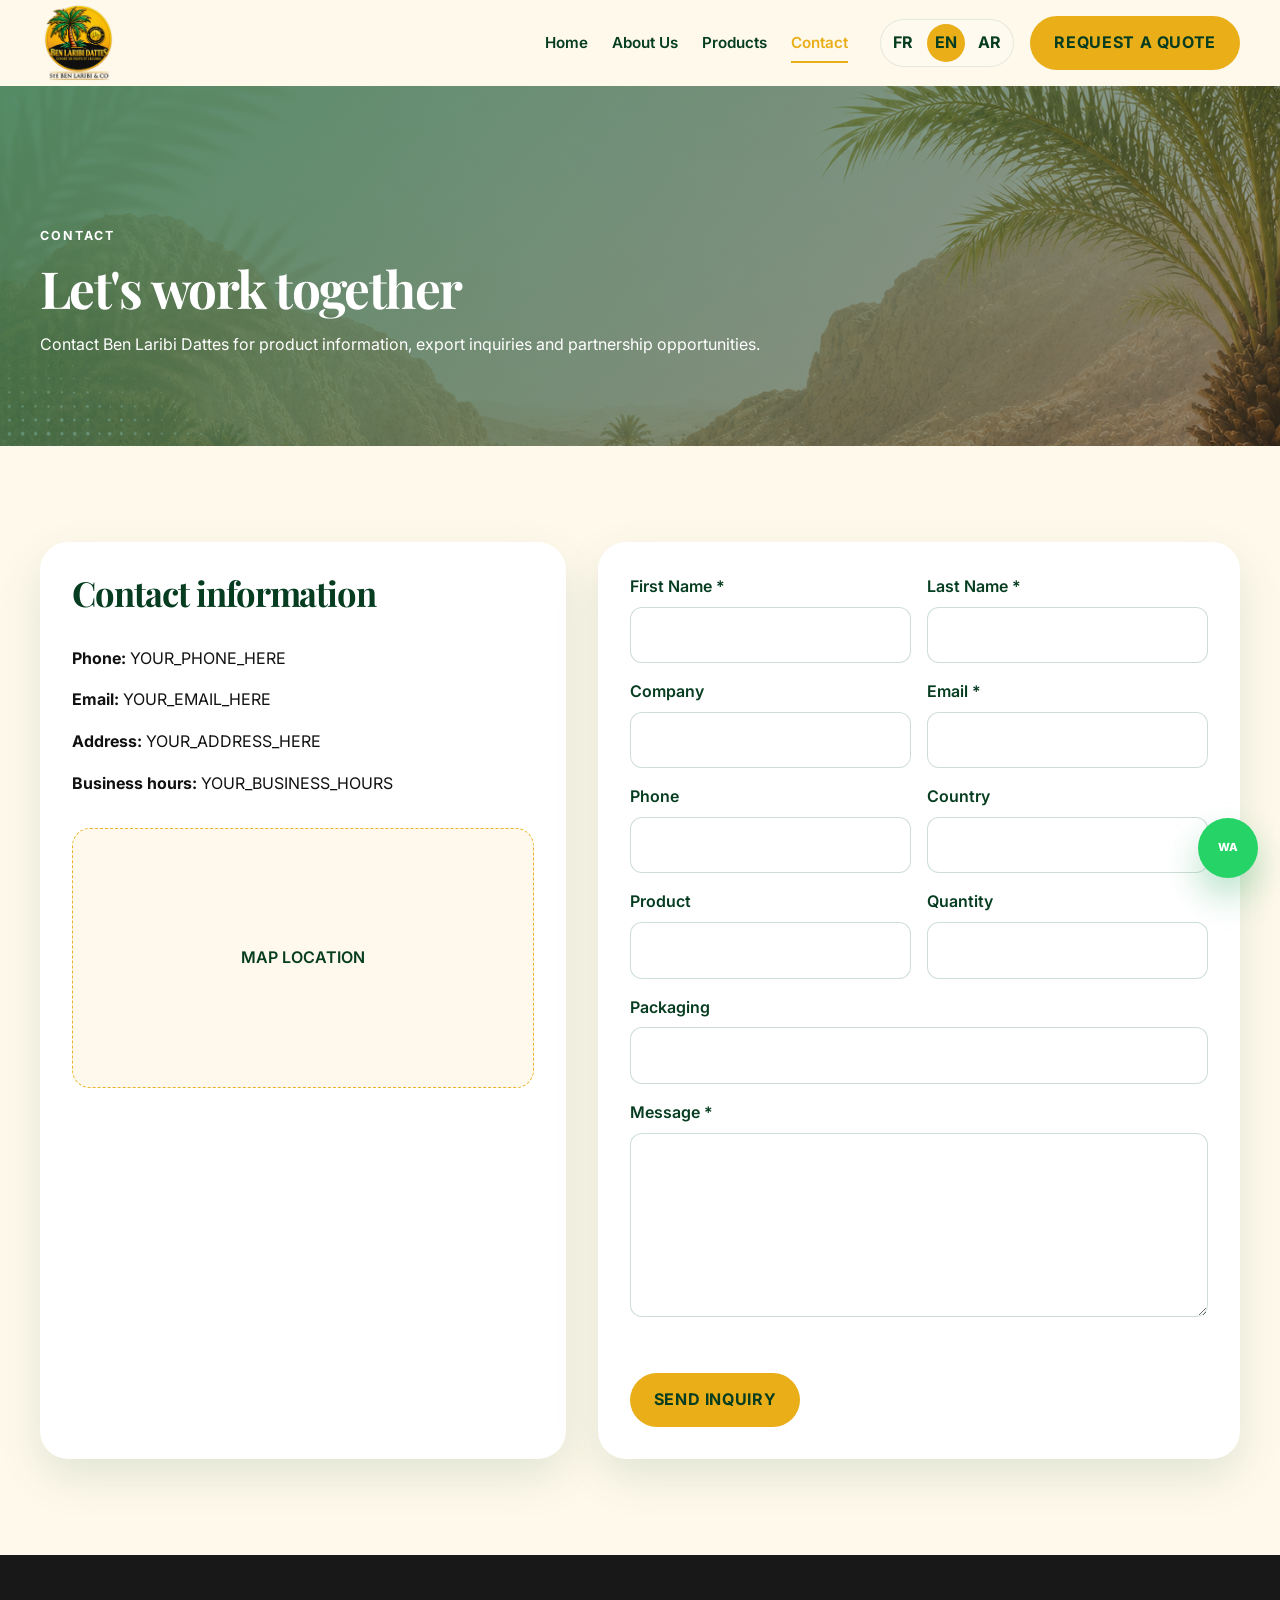
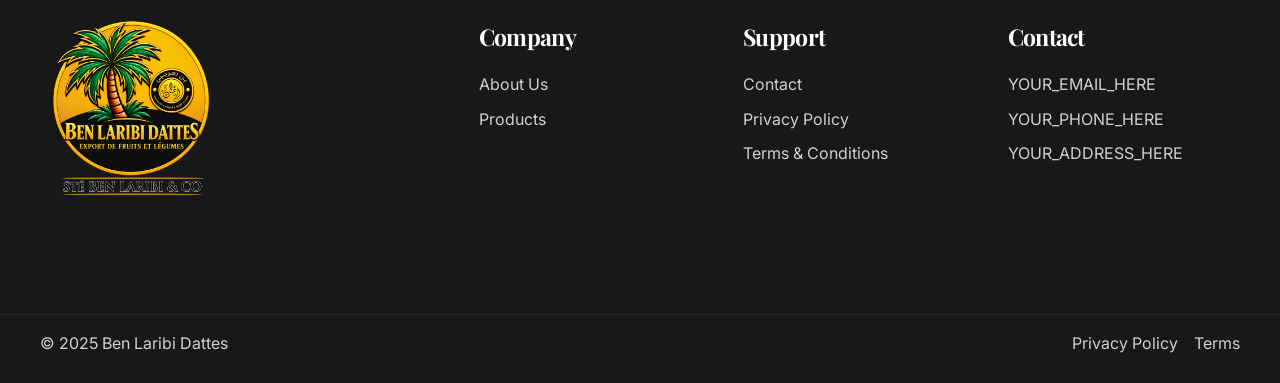
<file: ben-laribi-dattes/contact.html>
<!DOCTYPE html>
<html lang="fr">
  <head>
    <meta charset="UTF-8" />
    <meta name="viewport" content="width=device-width, initial-scale=1.0" />
    <title>Contact | Ben Laribi Dattes</title>
    <meta name="description" content="Contact Ben Laribi Dattes for product information, export inquiries and qualified quotations." />
    <link rel="preconnect" href="https://fonts.googleapis.com" />
    <link rel="preconnect" href="https://fonts.gstatic.com" crossorigin />
    <link href="https://fonts.googleapis.com/css2?family=Inter:wght@400;500;600;700;800&family=Playfair+Display:wght@600;700;800&display=swap" rel="stylesheet" />
    <link rel="icon" type="image/svg+xml" href="images/favicon.svg" />
    <link rel="stylesheet" href="css/style.css" />
    <link rel="stylesheet" href="css/responsive.css" />
    <link rel="stylesheet" href="css/animations.css" />
  </head>
  <body data-page="contact">
    <header class="site-header">
      <div class="container nav-wrap">
        <a class="brand" href="index.html" aria-label="Ben Laribi Dattes homepage">
          <img src="images/datelogo.png" alt="Ben Laribi Dattes logo" width="76" height="76" />
        </a>
        <nav class="main-nav" aria-label="Main navigation">
          <a class="nav-link" href="index.html">Home</a>
          <a class="nav-link" href="about.html">About Us</a>
          <a class="nav-link" href="products.html">Products</a>
          <a class="nav-link active" href="contact.html">Contact</a>
        </nav>
        <div class="header-tools">
          <div class="lang-switch" aria-label="Language selector">
            <button type="button" data-lang="fr" class="active">FR</button>
            <button type="button" data-lang="en">EN</button>
            <button type="button" data-lang="ar">AR</button>
          </div>
          <a class="btn btn-primary" href="contact.html?product=branched-bouquet-500g">REQUEST A QUOTE</a>
          <button class="nav-toggle" type="button" aria-label="Open mobile menu" aria-expanded="false">
            <span></span><span></span><span></span>
          </button>
        </div>
      </div>
      <div class="mobile-menu" aria-label="Mobile navigation">
        <a href="index.html">Home</a>
        <a href="about.html">About Us</a>
        <a href="products.html">Products</a>
        <a href="contact.html">Contact</a>
      </div>
    </header>

    <main>
      <section class="page-hero small-hero contact-hero">
        <div class="page-hero-overlay"></div>
        <div class="container page-hero-content reveal fade-up">
          <p class="section-kicker">CONTACT</p>
          <h1>Let's work together</h1>
          <p>Contact Ben Laribi Dattes for product information, export inquiries and partnership opportunities.</p>
        </div>
      </section>

      <section class="section contact-layout">
        <div class="container contact-grid">
          <div class="contact-panel reveal fade-up">
            <div class="contact-info-list">
              <h2>Contact information</h2>
              <div><strong>Phone:</strong> <span id="company-phone">YOUR_PHONE_HERE</span></div>
              <div><strong>Email:</strong> <span id="company-email">YOUR_EMAIL_HERE</span></div>
              <div><strong>Address:</strong> <span id="company-address">YOUR_ADDRESS_HERE</span></div>
              <div><strong>Business hours:</strong> <span id="company-hours">YOUR_BUSINESS_HOURS</span></div>
            </div>
            <div class="map-box" id="map-box">MAP LOCATION</div>
          </div>

          <div class="form-panel reveal fade-up">
            <form id="contact-form" novalidate>
              <div class="form-row two-columns">
                <div class="field-group">
                  <label for="first-name">First Name *</label>
                  <input id="first-name" name="firstName" type="text" required />
                </div>
                <div class="field-group">
                  <label for="last-name">Last Name *</label>
                  <input id="last-name" name="lastName" type="text" required />
                </div>
              </div>

              <div class="form-row two-columns">
                <div class="field-group">
                  <label for="company">Company</label>
                  <input id="company" name="company" type="text" />
                </div>
                <div class="field-group">
                  <label for="email">Email *</label>
                  <input id="email" name="email" type="email" required />
                </div>
              </div>

              <div class="form-row two-columns">
                <div class="field-group">
                  <label for="phone">Phone</label>
                  <input id="phone" name="phone" type="tel" />
                </div>
                <div class="field-group">
                  <label for="country">Country</label>
                  <input id="country" name="country" type="text" />
                </div>
              </div>

              <div class="form-row two-columns">
                <div class="field-group">
                  <label for="product">Product</label>
                  <input id="product" name="product" type="text" />
                </div>
                <div class="field-group">
                  <label for="quantity">Quantity</label>
                  <input id="quantity" name="quantity" type="text" />
                </div>
              </div>

              <div class="field-group">
                <label for="packaging">Packaging</label>
                <input id="packaging" name="packaging" type="text" />
              </div>

              <div class="field-group">
                <label for="message">Message *</label>
                <textarea id="message" name="message" rows="6" required></textarea>
              </div>

              <div class="form-status" id="form-status" aria-live="polite"></div>
              <button class="btn btn-primary submit-btn" type="submit">SEND INQUIRY</button>
            </form>
          </div>
        </div>
      </section>
    </main>

    <footer class="site-footer">
      <div class="container footer-grid">
        <div>
          <img class="footer-logo" src="images/datelogo.png" alt="Ben Laribi Dattes logo" width="180" height="180" />
          <p>Premium Tunisian agricultural products selected for professional and international buyers.</p>
        </div>
        <div>
          <h3>Company</h3>
          <ul>
            <li><a href="about.html">About Us</a></li>
            <li><a href="products.html">Products</a></li>
          </ul>
        </div>
        <div>
          <h3>Support</h3>
          <ul>
            <li><a href="contact.html">Contact</a></li>
            <li><a href="privacy.html">Privacy Policy</a></li>
            <li><a href="terms.html">Terms & Conditions</a></li>
          </ul>
        </div>
        <div>
          <h3>Contact</h3>
          <ul>
            <li><a href="mailto:YOUR_EMAIL_HERE">YOUR_EMAIL_HERE</a></li>
            <li><a href="tel:YOUR_PHONE_HERE">YOUR_PHONE_HERE</a></li>
            <li><span>YOUR_ADDRESS_HERE</span></li>
          </ul>
        </div>
      </div>
      <div class="footer-bottom">
        <div class="container footer-bottom-inner">
          <span>© 2025 Ben Laribi Dattes</span>
          <div>
            <a href="privacy.html">Privacy Policy</a>
            <a href="terms.html">Terms</a>
          </div>
        </div>
      </div>
    </footer>

    <button class="back-to-top" type="button" aria-label="Back to top">↑</button>
    <a class="whatsapp-float" href="#" target="_blank" rel="noopener noreferrer" aria-label="WhatsApp contact">WA</a>

    <script src="data/products.js"></script>
    <script src="js/config.js"></script>
    <script src="js/language.js"></script>
    <script src="js/contact.js"></script>
    <script src="js/main.js"></script>
  </body>
</html>
</file>
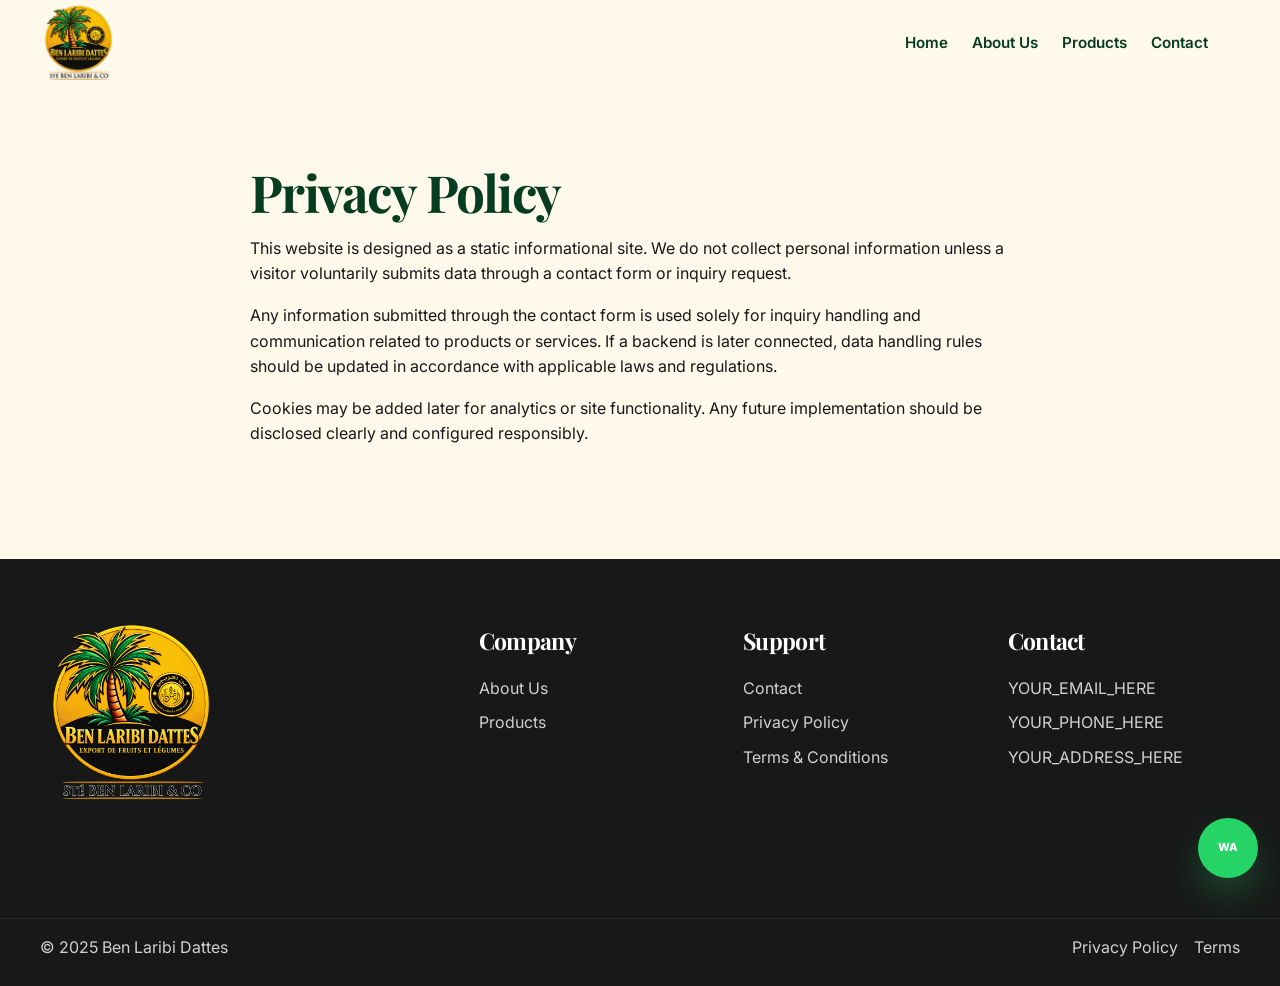
<file: ben-laribi-dattes/privacy.html>
<!DOCTYPE html>
<html lang="fr">
  <head>
    <meta charset="UTF-8" />
    <meta name="viewport" content="width=device-width, initial-scale=1.0" />
    <title>Privacy Policy | Ben Laribi Dattes</title>
    <meta name="description" content="Privacy policy for Ben Laribi Dattes." />
    <link rel="preconnect" href="https://fonts.googleapis.com" />
    <link rel="preconnect" href="https://fonts.gstatic.com" crossorigin />
    <link href="https://fonts.googleapis.com/css2?family=Inter:wght@400;500;600;700;800&family=Playfair+Display:wght@600;700;800&display=swap" rel="stylesheet" />
    <link rel="icon" type="image/svg+xml" href="images/favicon.svg" />
    <link rel="stylesheet" href="css/style.css" />
    <link rel="stylesheet" href="css/responsive.css" />
    <link rel="stylesheet" href="css/animations.css" />
  </head>
  <body data-page="privacy">
    <header class="site-header">
      <div class="container nav-wrap">
        <a class="brand" href="index.html" aria-label="Ben Laribi Dattes homepage">
          <img src="images/datelogo.png" alt="Ben Laribi Dattes logo" width="76" height="76" />
        </a>
        <nav class="main-nav" aria-label="Main navigation">
          <a class="nav-link" href="index.html">Home</a>
          <a class="nav-link" href="about.html">About Us</a>
          <a class="nav-link" href="products.html">Products</a>
          <a class="nav-link" href="contact.html">Contact</a>
        </nav>
        <div class="header-tools">
          <button class="nav-toggle" type="button" aria-label="Open mobile menu" aria-expanded="false">
            <span></span><span></span><span></span>
          </button>
        </div>
      </div>
      <div class="mobile-menu" aria-label="Mobile navigation">
        <a href="index.html">Home</a>
        <a href="about.html">About Us</a>
        <a href="products.html">Products</a>
        <a href="contact.html">Contact</a>
      </div>
    </header>

    <main>
      <section class="section legal-page">
        <div class="container narrow">
          <h1>Privacy Policy</h1>
          <p>This website is designed as a static informational site. We do not collect personal information unless a visitor voluntarily submits data through a contact form or inquiry request.</p>
          <p>Any information submitted through the contact form is used solely for inquiry handling and communication related to products or services. If a backend is later connected, data handling rules should be updated in accordance with applicable laws and regulations.</p>
          <p>Cookies may be added later for analytics or site functionality. Any future implementation should be disclosed clearly and configured responsibly.</p>
        </div>
      </section>
    </main>

    <footer class="site-footer">
      <div class="container footer-grid">
        <div>
          <img class="footer-logo" src="images/datelogo.png" alt="Ben Laribi Dattes logo" width="180" height="180" />
          <p>Premium Tunisian agricultural products selected for professional and international buyers.</p>
        </div>
        <div>
          <h3>Company</h3>
          <ul>
            <li><a href="about.html">About Us</a></li>
            <li><a href="products.html">Products</a></li>
          </ul>
        </div>
        <div>
          <h3>Support</h3>
          <ul>
            <li><a href="contact.html">Contact</a></li>
            <li><a href="privacy.html">Privacy Policy</a></li>
            <li><a href="terms.html">Terms & Conditions</a></li>
          </ul>
        </div>
        <div>
          <h3>Contact</h3>
          <ul>
            <li><a href="mailto:YOUR_EMAIL_HERE">YOUR_EMAIL_HERE</a></li>
            <li><a href="tel:YOUR_PHONE_HERE">YOUR_PHONE_HERE</a></li>
            <li><span>YOUR_ADDRESS_HERE</span></li>
          </ul>
        </div>
      </div>
      <div class="footer-bottom">
        <div class="container footer-bottom-inner">
          <span>© 2025 Ben Laribi Dattes</span>
          <div>
            <a href="privacy.html">Privacy Policy</a>
            <a href="terms.html">Terms</a>
          </div>
        </div>
      </div>
    </footer>

    <button class="back-to-top" type="button" aria-label="Back to top">↑</button>
    <a class="whatsapp-float" href="#" target="_blank" rel="noopener noreferrer" aria-label="WhatsApp contact">WA</a>

    <script src="js/config.js"></script>
    <script src="js/language.js"></script>
    <script src="js/main.js"></script>
  </body>
</html>
</file>
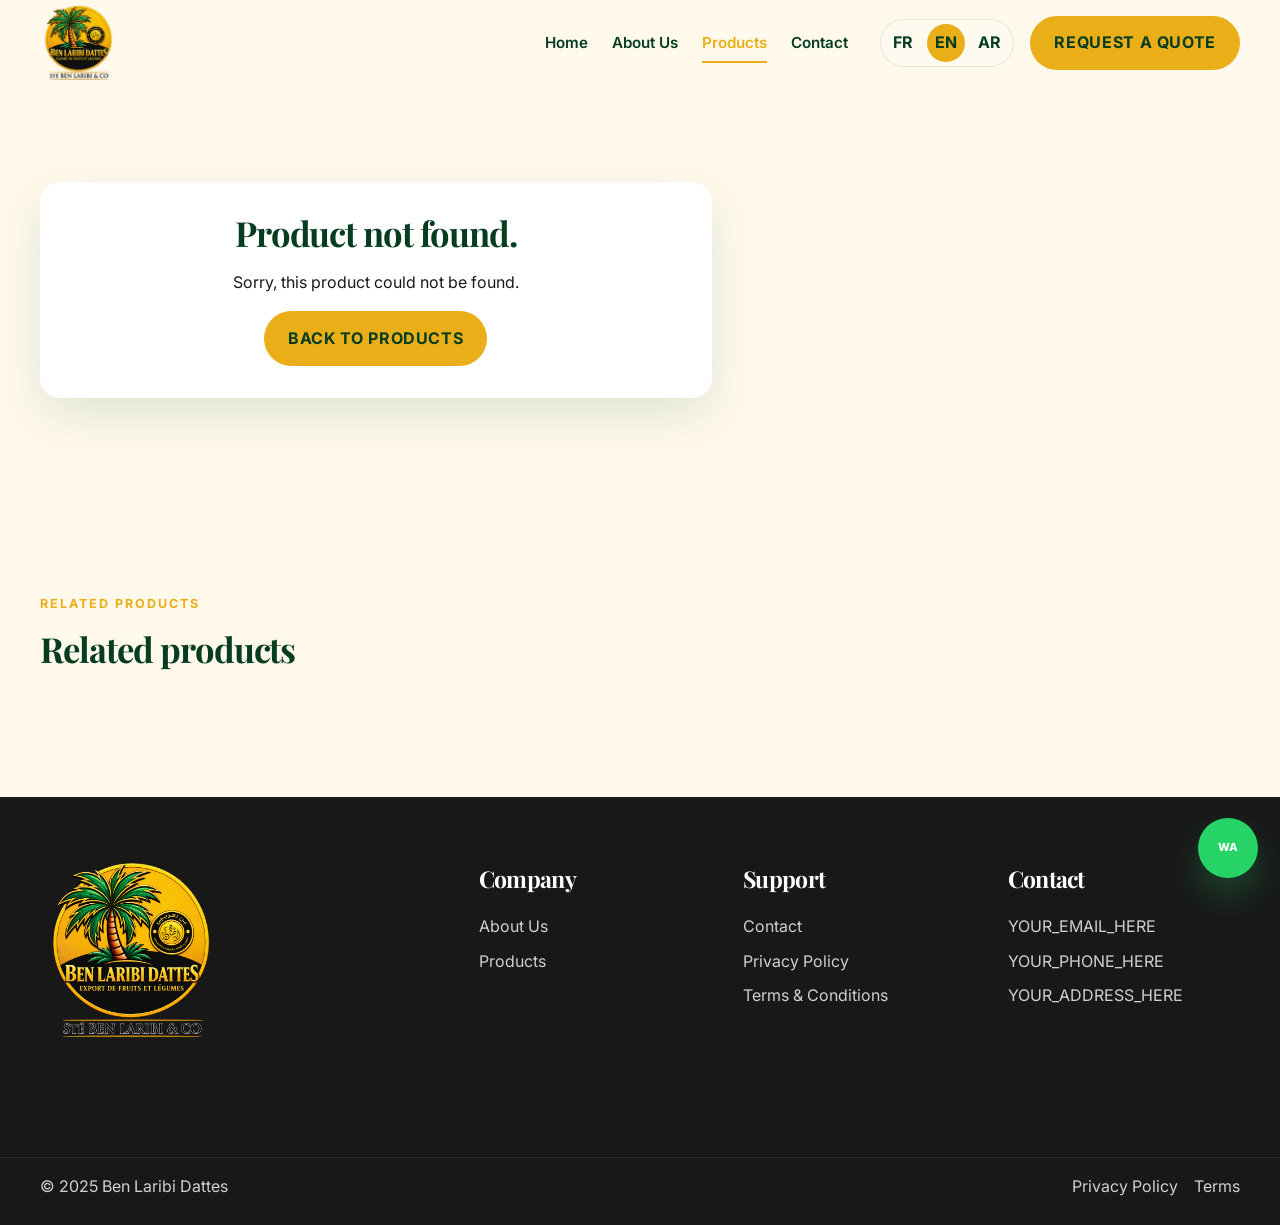
<file: ben-laribi-dattes/product-details.html>
<!DOCTYPE html>
<html lang="fr">
  <head>
    <meta charset="UTF-8" />
    <meta name="viewport" content="width=device-width, initial-scale=1.0" />
    <title>Product Details | Ben Laribi Dattes</title>
    <meta name="description" content="Read detailed information about selected Tunisian date, fruit and vegetable products." />
    <link rel="preconnect" href="https://fonts.googleapis.com" />
    <link rel="preconnect" href="https://fonts.gstatic.com" crossorigin />
    <link href="https://fonts.googleapis.com/css2?family=Inter:wght@400;500;600;700;800&family=Playfair+Display:wght@600;700;800&display=swap" rel="stylesheet" />
    <link rel="icon" type="image/svg+xml" href="images/favicon.svg" />
    <link rel="stylesheet" href="css/style.css" />
    <link rel="stylesheet" href="css/responsive.css" />
    <link rel="stylesheet" href="css/animations.css" />
  </head>
  <body data-page="product-details">
    <header class="site-header">
      <div class="container nav-wrap">
        <a class="brand" href="index.html" aria-label="Ben Laribi Dattes homepage">
          <img src="images/datelogo.png" alt="Ben Laribi Dattes logo" width="76" height="76" />
        </a>
        <nav class="main-nav" aria-label="Main navigation">
          <a class="nav-link" href="index.html">Home</a>
          <a class="nav-link" href="about.html">About Us</a>
          <a class="nav-link active" href="products.html">Products</a>
          <a class="nav-link" href="contact.html">Contact</a>
        </nav>
        <div class="header-tools">
          <div class="lang-switch" aria-label="Language selector">
            <button type="button" data-lang="fr" class="active">FR</button>
            <button type="button" data-lang="en">EN</button>
            <button type="button" data-lang="ar">AR</button>
          </div>
          <a class="btn btn-primary" href="contact.html?product=branched-bouquet-500g">REQUEST A QUOTE</a>
          <button class="nav-toggle" type="button" aria-label="Open mobile menu" aria-expanded="false">
            <span></span><span></span><span></span>
          </button>
        </div>
      </div>
      <div class="mobile-menu" aria-label="Mobile navigation">
        <a href="index.html">Home</a>
        <a href="about.html">About Us</a>
        <a href="products.html">Products</a>
        <a href="contact.html">Contact</a>
      </div>
    </header>

    <main>
      <section class="section product-detail-section">
        <div class="container">
          <div id="product-detail" class="product-detail"></div>
        </div>
      </section>

      <section class="section">
        <div class="container">
          <div class="section-heading reveal fade-up">
            <p class="section-kicker">RELATED PRODUCTS</p>
            <h2>Related products</h2>
          </div>
          <div id="related-products" class="product-grid"></div>
        </div>
      </section>
    </main>

    <footer class="site-footer">
      <div class="container footer-grid">
        <div>
          <img class="footer-logo" src="images/datelogo.png" alt="Ben Laribi Dattes logo" width="180" height="180" />
          <p>Premium Tunisian agricultural products selected for professional and international buyers.</p>
        </div>
        <div>
          <h3>Company</h3>
          <ul>
            <li><a href="about.html">About Us</a></li>
            <li><a href="products.html">Products</a></li>
          </ul>
        </div>
        <div>
          <h3>Support</h3>
          <ul>
            <li><a href="contact.html">Contact</a></li>
            <li><a href="privacy.html">Privacy Policy</a></li>
            <li><a href="terms.html">Terms & Conditions</a></li>
          </ul>
        </div>
        <div>
          <h3>Contact</h3>
          <ul>
            <li><a href="mailto:YOUR_EMAIL_HERE">YOUR_EMAIL_HERE</a></li>
            <li><a href="tel:YOUR_PHONE_HERE">YOUR_PHONE_HERE</a></li>
            <li><span>YOUR_ADDRESS_HERE</span></li>
          </ul>
        </div>
      </div>
      <div class="footer-bottom">
        <div class="container footer-bottom-inner">
          <span>© 2025 Ben Laribi Dattes</span>
          <div>
            <a href="privacy.html">Privacy Policy</a>
            <a href="terms.html">Terms</a>
          </div>
        </div>
      </div>
    </footer>

    <button class="back-to-top" type="button" aria-label="Back to top">↑</button>
    <a class="whatsapp-float" href="#" target="_blank" rel="noopener noreferrer" aria-label="WhatsApp contact">WA</a>

    <script src="data/products.js"></script>
    <script src="js/config.js"></script>
    <script src="js/language.js"></script>
    <script src="js/product-details.js"></script>
    <script src="js/main.js"></script>
  </body>
</html>
</file>
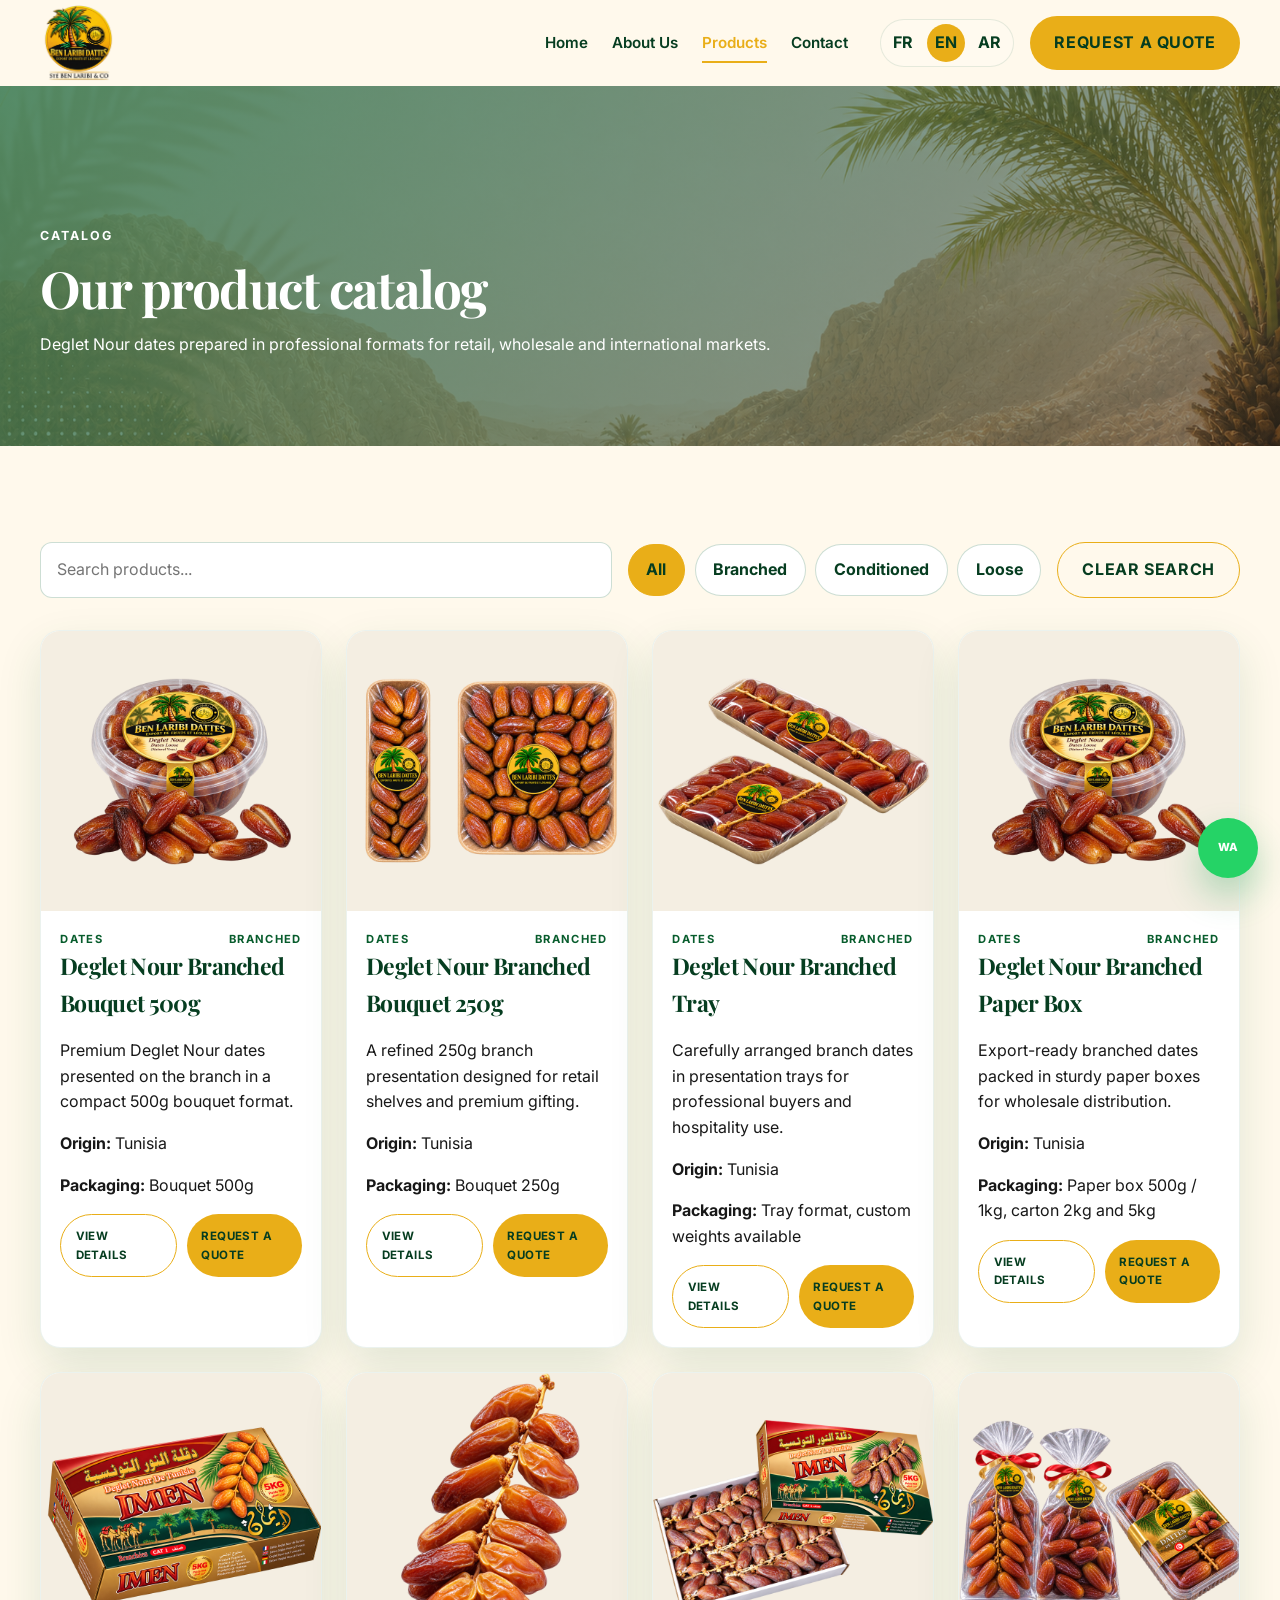
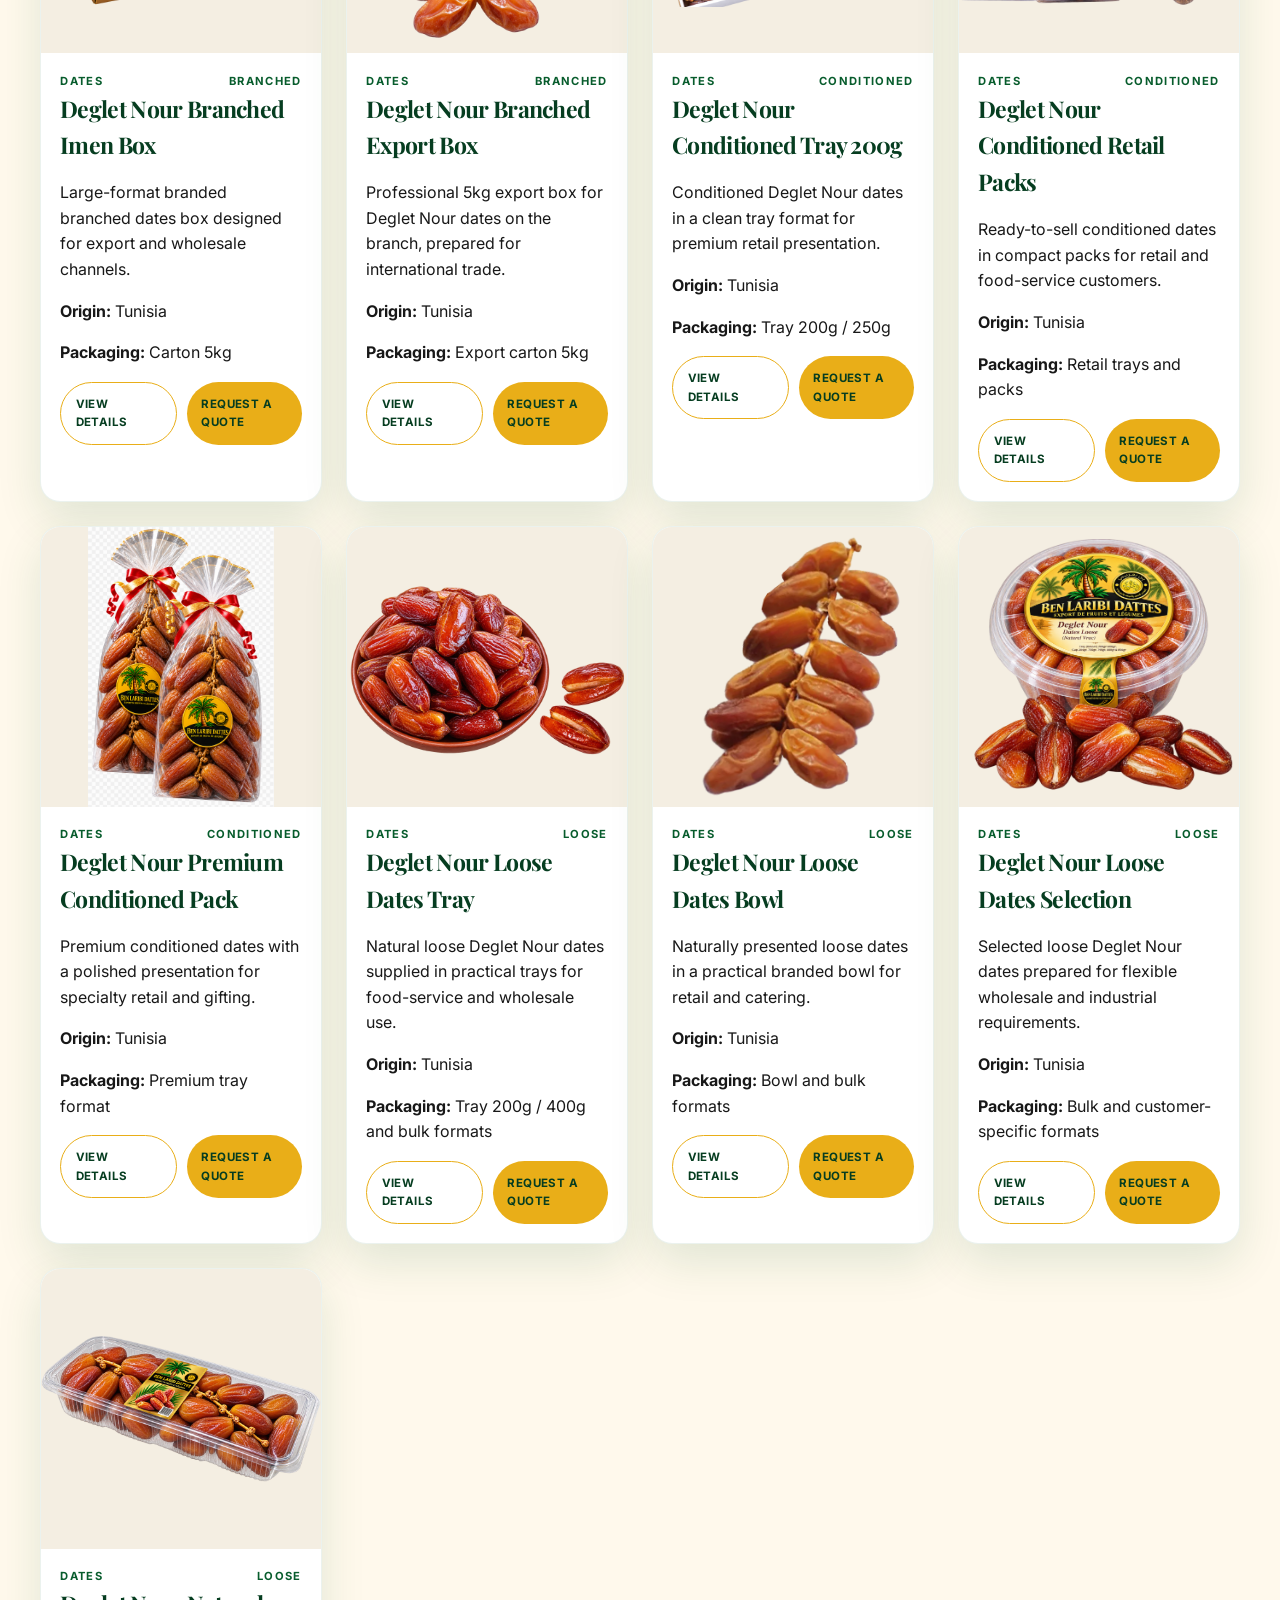
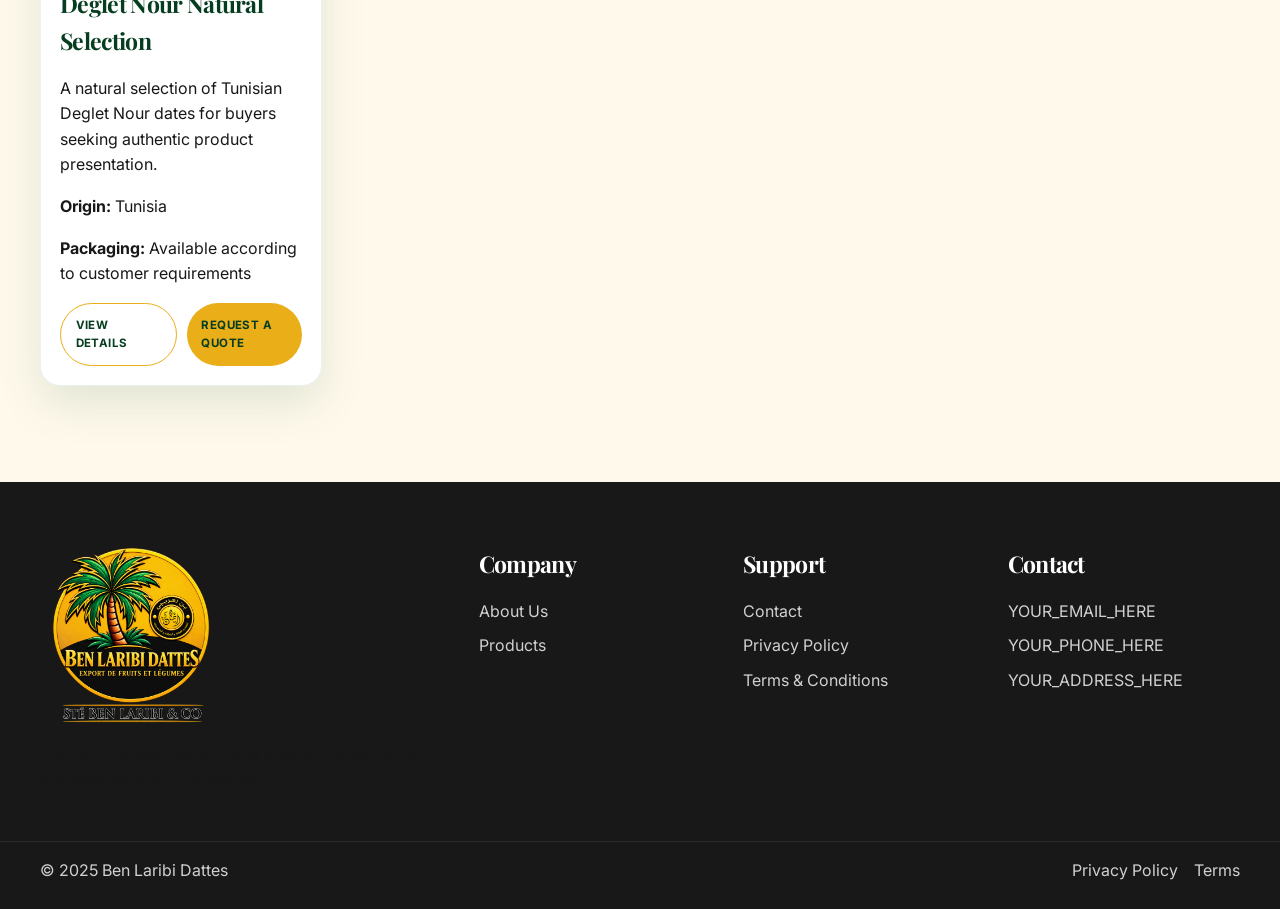
<file: ben-laribi-dattes/products.html>
<!DOCTYPE html>
<html lang="fr">
  <head>
    <meta charset="UTF-8" />
    <meta name="viewport" content="width=device-width, initial-scale=1.0" />
    <title>Products | Ben Laribi Dattes</title>
    <meta name="description" content="Discover Deglet Nour dates in branched, conditioned and loose formats from Ben Laribi Dattes." />
    <link rel="preconnect" href="https://fonts.googleapis.com" />
    <link rel="preconnect" href="https://fonts.gstatic.com" crossorigin />
    <link href="https://fonts.googleapis.com/css2?family=Inter:wght@400;500;600;700;800&family=Playfair+Display:wght@600;700;800&display=swap" rel="stylesheet" />
    <link rel="icon" type="image/svg+xml" href="images/favicon.svg" />
    <link rel="stylesheet" href="css/style.css" />
    <link rel="stylesheet" href="css/responsive.css" />
    <link rel="stylesheet" href="css/animations.css" />
  </head>
  <body data-page="products">
    <header class="site-header">
      <div class="container nav-wrap">
        <a class="brand" href="index.html" aria-label="Ben Laribi Dattes homepage">
          <img src="images/datelogo.png" alt="Ben Laribi Dattes logo" width="76" height="76" />
        </a>
        <nav class="main-nav" aria-label="Main navigation">
          <a class="nav-link" href="index.html">Home</a>
          <a class="nav-link" href="about.html">About Us</a>
          <a class="nav-link active" href="products.html">Products</a>
          <a class="nav-link" href="contact.html">Contact</a>
        </nav>
        <div class="header-tools">
          <div class="lang-switch" aria-label="Language selector">
            <button type="button" data-lang="fr" class="active">FR</button>
            <button type="button" data-lang="en">EN</button>
            <button type="button" data-lang="ar">AR</button>
          </div>
          <a class="btn btn-primary" href="contact.html?product=branched-bouquet-500g">REQUEST A QUOTE</a>
          <button class="nav-toggle" type="button" aria-label="Open mobile menu" aria-expanded="false">
            <span></span><span></span><span></span>
          </button>
        </div>
      </div>
      <div class="mobile-menu" aria-label="Mobile navigation">
        <a href="index.html">Home</a>
        <a href="about.html">About Us</a>
        <a href="products.html">Products</a>
        <a href="contact.html">Contact</a>
      </div>
    </header>

    <main>
      <section class="page-hero small-hero product-page-hero">
        <div class="page-hero-overlay"></div>
        <div class="container page-hero-content reveal fade-up">
          <p class="section-kicker">CATALOG</p>
          <h1>Our product catalog</h1>
          <p>Deglet Nour dates prepared in professional formats for retail, wholesale and international markets.</p>
        </div>
      </section>

      <section class="section product-catalog">
        <div class="container">
          <div class="catalog-controls reveal fade-up">
            <div class="catalog-search-wrap">
              <input id="product-search" type="search" placeholder="Search products..." aria-label="Search products" />
            </div>
            <div class="filter-group" aria-label="Product filter buttons">
              <button class="filter-btn active" data-category="all" type="button">All</button>
              <button class="filter-btn" data-type="branched" type="button">Branched</button>
              <button class="filter-btn" data-type="conditioned" type="button">Conditioned</button>
              <button class="filter-btn" data-type="loose" type="button">Loose</button>
            </div>
            <button id="clear-search" class="btn btn-outline" type="button">Clear Search</button>
          </div>

          <div id="product-grid" class="product-grid" aria-live="polite"></div>
        </div>
      </section>
    </main>

    <footer class="site-footer">
      <div class="container footer-grid">
        <div>
          <img class="footer-logo" src="images/datelogo.png" alt="Ben Laribi Dattes logo" width="180" height="180" />
          <p>Premium Tunisian agricultural products selected for professional and international buyers.</p>
        </div>
        <div>
          <h3>Company</h3>
          <ul>
            <li><a href="about.html">About Us</a></li>
            <li><a href="products.html">Products</a></li>
          </ul>
        </div>
        <div>
          <h3>Support</h3>
          <ul>
            <li><a href="contact.html">Contact</a></li>
            <li><a href="privacy.html">Privacy Policy</a></li>
            <li><a href="terms.html">Terms & Conditions</a></li>
          </ul>
        </div>
        <div>
          <h3>Contact</h3>
          <ul>
            <li><a href="mailto:YOUR_EMAIL_HERE">YOUR_EMAIL_HERE</a></li>
            <li><a href="tel:YOUR_PHONE_HERE">YOUR_PHONE_HERE</a></li>
            <li><span>YOUR_ADDRESS_HERE</span></li>
          </ul>
        </div>
      </div>
      <div class="footer-bottom">
        <div class="container footer-bottom-inner">
          <span>© 2025 Ben Laribi Dattes</span>
          <div>
            <a href="privacy.html">Privacy Policy</a>
            <a href="terms.html">Terms</a>
          </div>
        </div>
      </div>
    </footer>

    <button class="back-to-top" type="button" aria-label="Back to top">↑</button>
    <a class="whatsapp-float" href="#" target="_blank" rel="noopener noreferrer" aria-label="WhatsApp contact">WA</a>

    <script src="data/products.js"></script>
    <script src="js/config.js"></script>
    <script src="js/language.js"></script>
    <script src="js/products.js"></script>
    <script src="js/main.js"></script>
  </body>
</html>
</file>
<file: css/style.css>
:root {
  --gold: #e9ae18;
  --gold-light: #f5c542;
  --green: #075c2c;
  --green-dark: #063d20;
  --green-light: #2d7a48;
  --black: #111111;
  --charcoal: #181818;
  --cream: #f8f3e7;
  --cream-light: #fff9ec;
  --white: #ffffff;
  --shadow: 0 18px 45px rgba(7, 92, 44, 0.12);
  --radius: 22px;
  --container: 1200px;
}

* { box-sizing: border-box; }
html { scroll-behavior: smooth; }
body {
  margin: 0;
  font-family: 'Inter', sans-serif;
  background: var(--cream-light);
  color: var(--black);
  line-height: 1.6;
}
img { max-width: 100%; display: block; }
a { color: inherit; text-decoration: none; }
button, input, textarea { font: inherit; }
.container {
  width: min(var(--container), calc(100% - 2rem));
  margin: 0 auto;
}
.section { padding: 6rem 0; }
.narrow { max-width: 780px; }
.muted-section { background: rgba(7, 92, 44, 0.04); }
.text-center { text-align: center; }

h1, h2, h3, h4 {
  font-family: 'Playfair Display', serif;
  letter-spacing: -0.03em;
  margin: 0 0 1rem;
  color: var(--green-dark);
}
h1 { font-size: clamp(2.5rem, 4vw, 5rem); line-height: 1.05; }
h2 { font-size: clamp(2rem, 2.7vw, 3.2rem); line-height: 1.15; }
h3 { font-size: clamp(1.35rem, 1.8vw, 2rem); }
p { margin: 0 0 1rem; color: var(--charcoal); }

.eyebrow, .section-kicker {
  display: inline-block;
  color: var(--gold);
  font-weight: 700;
  letter-spacing: 0.16em;
  text-transform: uppercase;
  font-size: 0.78rem;
  margin-bottom: 1rem;
}

.top-contact-bar {
  background: var(--green-dark);
  color: var(--white);
  border-bottom: 1px solid rgba(233, 174, 24, 0.18);
}
.top-contact-strip {
  display: flex;
  align-items: center;
  justify-content: center;
  flex-wrap: wrap;
  gap: 0.65rem 1.1rem;
  padding: 0.7rem 1rem;
  font-size: 0.78rem;
  letter-spacing: 0.03em;
  font-weight: 600;
}
.top-contact-strip a,
.top-contact-strip span {
  color: var(--white);
  display: inline-flex;
  align-items: center;
  gap: 0.35rem;
  line-height: 1.4;
}
body[dir="rtl"] a[href^="tel:"],
body.rtl a[href^="tel:"],
body[dir="rtl"] #company-phone,
body.rtl #company-phone,
body[dir="rtl"] .top-contact-strip a,
body.rtl .top-contact-strip a,
body[dir="rtl"] .top-contact-strip span,
body.rtl .top-contact-strip span {
  direction: ltr !important;
  unicode-bidi: plaintext !important;
  display: inline-block !important;
  letter-spacing: 0 !important;
}
.site-header {
  position: sticky;
  top: 0;
  z-index: 1000;
  transition: background 0.35s ease, box-shadow 0.35s ease, backdrop-filter 0.35s ease;
}
.site-header.scrolled {
  background: rgba(248, 243, 231, 0.96);
  backdrop-filter: blur(16px);
  border-bottom: 1px solid rgba(233, 174, 24, 0.2);
  box-shadow: 0 8px 26px rgba(17, 17, 17, 0.05);
}
.nav-wrap {
  display: flex;
  align-items: center;
  justify-content: space-between;
  gap: 1rem;
  min-height: 86px;
}
.brand { display: flex; align-items: center; }
.brand img { width: 76px; height: 76px; object-fit: contain; }
.main-nav {
  display: flex;
  align-items: center;
  gap: 1.5rem;
  margin-left: auto;
  margin-right: 1rem;
}
.nav-link {
  position: relative;
  font-size: 0.95rem;
  font-weight: 600;
  color: var(--green-dark);
  transition: color 0.25s ease;
}
.nav-link::after {
  content: '';
  position: absolute;
  left: 0;
  bottom: -8px;
  width: 0;
  height: 2px;
  background: var(--gold);
  transition: width 0.25s ease;
}
.nav-link:hover, .nav-link.active { color: var(--gold); }
.nav-link:hover::after, .nav-link.active::after { width: 100%; }

.header-tools {
  display: flex;
  align-items: center;
  gap: 1rem;
}
.lang-switch {
  display: flex;
  gap: 0.35rem;
  padding: 0.25rem;
  border-radius: 999px;
  background: rgba(255, 255, 255, 0.2);
  border: 1px solid rgba(7, 92, 44, 0.1);
}
.lang-switch button {
  border: none;
  background: transparent;
  color: var(--green-dark);
  cursor: pointer;
  font-weight: 700;
  padding: 0.4rem 0.5rem;
  border-radius: 999px;
}
.lang-switch button.active {
  background: var(--gold);
  color: var(--green-dark);
}

.btn {
  display: inline-flex;
  align-items: center;
  justify-content: center;
  border: none;
  border-radius: 999px;
  padding: 0.9rem 1.5rem;
  font-weight: 700;
  letter-spacing: 0.04em;
  text-transform: uppercase;
  cursor: pointer;
  transition: transform 0.2s ease, box-shadow 0.2s ease, background 0.2s ease, color 0.2s ease;
}
.btn:hover {
  transform: translateY(-2px);
  box-shadow: 0 12px 26px rgba(9, 66, 31, 0.18);
}
.btn-primary { background: var(--gold); color: var(--green-dark); }
.btn-secondary { background: var(--green); color: var(--white); }
.btn-outline {
  border: 1px solid var(--gold);
  background: transparent;
  color: var(--green-dark);
}

.hero {
  position: relative;
  background: linear-gradient(135deg, rgba(7, 92, 44, 0.68), rgba(17, 17, 17, 0.42)), url('../images/backgrounds/seg1bg.png') center/cover no-repeat;
  color: var(--white);
  padding: 7rem 0 4rem;
  overflow: hidden;
}
.hero-home { min-height: 760px; display: flex; align-items: center; }
.hero-grid {
  position: relative;
  z-index: 1;
  display: grid;
  grid-template-columns: 1.1fr 0.9fr;
  align-items: center;
  gap: 2.5rem;
}
.hero-copy { max-width: 620px; }
.hero-copy h1, .hero-copy .lead, .hero-copy .eyebrow { color: var(--white); }
.hero-copy .lead { font-size: 1.08rem; max-width: 580px; }
.btn-row {
  display: flex;
  gap: 1rem;
  flex-wrap: wrap;
  margin-top: 2rem;
}
.hero-visual { display: flex; justify-content: center; }
.hero-card {
  position: relative;
  width: min(520px, 100%);
  border-radius: 26px;
  overflow: hidden;
  box-shadow: var(--shadow);
  border: 1px solid rgba(255, 255, 255, 0.15);
}
.hero-card::before {
  content: '';
  position: absolute;
  inset: 20px;
  border: 1px solid rgba(233, 174, 24, 0.7);
  border-radius: 18px;
}
.hero-card img {
  width: 100%;
  height: auto;
  min-height: 420px;
  object-fit: contain;
}

.features-grid, .category-grid, .values-grid, .date-categories { display: grid; gap: 1.5rem; }
.features-grid { grid-template-columns: repeat(3, minmax(0, 1fr)); }
.feature-card, .category-card, .date-card, .value-card, .info-box, .product-card {
  background: var(--white);
  border-radius: var(--radius);
  box-shadow: var(--shadow);
  border: 1px solid rgba(7, 92, 44, 0.08);
}
.feature-card { padding: 2rem 1.5rem; text-align: center; }
.icon-wrap {
  width: 64px;
  height: 64px;
  display: grid;
  place-items: center;
  margin: 0 auto 1rem;
  border-radius: 50%;
  background: rgba(233, 174, 24, 0.15);
  color: var(--gold);
  font-weight: 800;
  font-size: 2rem;
}
.section-heading { margin-bottom: 2rem; }
.category-grid { grid-template-columns: repeat(3, minmax(0, 1fr)); }
.category-card { overflow: hidden; }
.category-card img {
  width: 100%;
  height: 420px;
  object-fit: cover;
  transition: transform 0.45s ease;
}
.category-card:hover img { transform: scale(1.04); }
.category-content { padding: 1.5rem; }
.text-link { color: var(--green); font-weight: 700; }
.product-carousel {
  position: relative;
  display: grid;
  grid-template-columns: auto minmax(0, 1fr) auto;
  align-items: center;
  gap: 1rem;
  min-height: 470px;
  padding: 1rem 0 3.25rem;
  overflow: hidden;
  border: 1px solid rgba(7, 92, 44, 0.1);
  border-radius: 24px;
  background: var(--white);
  box-shadow: var(--shadow);
}
.carousel-viewport { min-width: 0; overflow: hidden; }
.carousel-track { display: flex; direction: ltr; transition: transform 0.5s ease; }
.carousel-slide {
  min-width: 100%;
  display: grid;
  grid-template-columns: minmax(250px, 0.9fr) minmax(0, 1.1fr);
  align-items: center;
  gap: clamp(1.5rem, 4vw, 4rem);
  padding: 1rem clamp(1rem, 4vw, 4rem);
}
.carousel-slide-image {
  width: 100%;
  height: 330px;
  object-fit: contain;
  border-radius: 18px;
  background: #f4eee2;
}
.carousel-slide-content { max-width: 560px; }
.carousel-slide-content h3 { margin-bottom: 0.8rem; }
.carousel-slide-content p { max-width: 48ch; }
.carousel-slide-meta {
  display: flex;
  gap: 0.6rem;
  flex-wrap: wrap;
  margin-bottom: 1rem;
  color: var(--green);
  font-size: 0.72rem;
  font-weight: 800;
  letter-spacing: 0.1em;
  text-transform: uppercase;
}
.carousel-slide-specs { display: grid; gap: 0.35rem; margin: 1rem 0; color: var(--charcoal); }
.carousel-control {
  position: relative;
  z-index: 2;
  width: 44px;
  height: 44px;
  margin: 0 0.75rem;
  border: 1px solid rgba(7, 92, 44, 0.18);
  border-radius: 50%;
  background: var(--cream-light);
  color: var(--green-dark);
  cursor: pointer;
  font-size: 1.25rem;
}
.carousel-control:hover { background: var(--gold); border-color: var(--gold); }
.carousel-dots { position: absolute; bottom: 1rem; left: 50%; display: flex; gap: 0.4rem; transform: translateX(-50%); }
.carousel-dot { width: 8px; height: 8px; padding: 0; border: 0; border-radius: 50%; background: rgba(7, 92, 44, 0.22); cursor: pointer; }
.carousel-dot.active { width: 24px; border-radius: 99px; background: var(--gold); }
.date-categories { grid-template-columns: repeat(3, minmax(0, 1fr)); }
.date-card { padding: 2rem; }

.timeline {
  position: relative;
  display: grid;
  gap: 1.5rem;
  margin-top: 2rem;
}
.timeline::before {
  content: '';
  position: absolute;
  inset-inline-start: 38px;
  top: 0;
  bottom: 0;
  width: 2px;
  background: linear-gradient(to bottom, var(--gold), rgba(233, 174, 24, 0.2));
}
.timeline-item {
  position: relative;
  display: grid;
  grid-template-columns: 84px 1fr;
  gap: 1.5rem;
  background: var(--white);
  padding: 1.6rem;
  border-radius: var(--radius);
  box-shadow: var(--shadow);
  border-inline-start: 4px solid var(--gold);
}
.timeline-item .step {
  display: inline-flex;
  align-items: center;
  justify-content: center;
  width: 64px;
  height: 64px;
  border-radius: 50%;
  background: var(--green-dark);
  color: var(--gold);
  font-weight: 800;
  font-size: 1.2rem;
  margin-top: 0.2rem;
}
.origin { background: linear-gradient(180deg, rgba(7, 92, 44, 0.08), rgba(248, 243, 231, 0.1)); }
.origin-grid {
  display: grid;
  grid-template-columns: 1.05fr 0.95fr;
  gap: 2rem;
  align-items: center;
}
.origin-visual img { border-radius: 24px; box-shadow: var(--shadow); }
.accent-section { background: linear-gradient(180deg, rgba(233, 174, 24, 0.08), transparent); }
.export-box {
  display: grid;
  grid-template-columns: 0.8fr 1.2fr;
  gap: 2rem;
  background: var(--green-dark);
  color: var(--white);
  padding: 2.5rem;
  border-radius: 30px;
  box-shadow: var(--shadow);
}
.export-box h2, .export-box p { color: var(--white); }

.site-footer {
  background: var(--charcoal);
  color: rgba(255, 255, 255, 0.8);
  padding-top: 4rem;
}
.footer-grid {
  display: grid;
  grid-template-columns: 1.4fr 0.8fr 0.8fr 0.8fr;
  gap: 2rem;
  padding-bottom: 2rem;
}
.footer-logo { width: 180px; height: 180px; object-fit: contain; margin-bottom: 1rem; }
.site-footer h3, .site-footer h4 { color: var(--white); }
.site-footer ul {
  list-style: none;
  padding: 0;
  margin: 0;
  display: grid;
  gap: 0.55rem;
}
.site-footer a, .site-footer span { color: rgba(255, 255, 255, 0.8); }
.footer-bottom { border-top: 1px solid rgba(255, 255, 255, 0.08); }
.footer-bottom-inner {
  display: flex;
  justify-content: space-between;
  align-items: center;
  padding: 1rem 0 1.6rem;
}
.footer-bottom-inner > div { display: flex; gap: 1rem; }

.page-hero {
  position: relative;
  background: linear-gradient(135deg, rgba(7, 92, 44, 0.68), rgba(17, 17, 17, 0.42)), url('../images/backgrounds/f5.png') center/cover no-repeat;
  color: var(--white);
  padding: 8rem 0 4rem;
}
.small-hero { min-height: 360px; display: flex; align-items: center; }
.page-hero-content { position: relative; z-index: 1; }
.page-hero-content h1, .page-hero-content p { color: var(--white); }
.breadcrumb { display: flex; gap: 0.55rem; align-items: center; color: rgba(255, 255, 255, 0.78); font-size: 0.82rem; }
.breadcrumb a { color: var(--gold-light); font-weight: 700; }

.two-col { display: grid; grid-template-columns: 1fr 1fr; gap: 2rem; align-items: center; }
.info-box { padding: 2rem; }
.values-grid { grid-template-columns: repeat(3, minmax(0, 1fr)); }
.value-card { padding: 1.6rem; }
.check-list {
  margin: 1rem 0 0;
  padding-left: 1.2rem;
  display: grid;
  gap: 0.7rem;
}

.catalog-intro { display: flex; align-items: end; justify-content: space-between; gap: 2rem; margin-bottom: 2rem; }
.catalog-intro h2 { margin-bottom: 0; }
.catalog-intro > p { max-width: 430px; margin-bottom: 0.3rem; }
.catalog-controls {
  display: flex;
  align-items: center;
  justify-content: space-between;
  gap: 1rem;
  margin-bottom: 2rem;
  flex-wrap: wrap;
}
.catalog-search-wrap { position: relative; flex: 1 1 260px; }
.search-icon { position: absolute; left: 1rem; top: 50%; color: var(--green); font-size: 1.3rem; transform: translateY(-52%); pointer-events: none; }
.catalog-search-wrap input { padding-left: 2.6rem; }
.catalog-search-wrap input, .field-group input, .field-group textarea {
  width: 100%;
  border: 1px solid rgba(7, 92, 44, 0.2);
  border-radius: 12px;
  padding: 0.9rem 1rem;
  background: var(--white);
  color: var(--black);
}
.filter-group { display: flex; gap: 0.6rem; flex-wrap: wrap; }
.filter-btn {
  border: 1px solid rgba(7, 92, 44, 0.2);
  background: var(--white);
  color: var(--green-dark);
  border-radius: 999px;
  padding: 0.75rem 1.1rem;
  cursor: pointer;
  font-weight: 700;
}
.filter-btn.active {
  background: var(--gold);
  border-color: var(--gold);
  color: var(--green-dark);
}
.catalog-sort { display: inline-flex; align-items: center; gap: 0.5rem; color: var(--green-dark); font-weight: 700; white-space: nowrap; }
.catalog-sort select { border: 1px solid rgba(7, 92, 44, 0.2); border-radius: 10px; padding: 0.75rem 2rem 0.75rem 0.8rem; background: var(--white); color: var(--green-dark); }
.catalog-status { display: flex; align-items: center; justify-content: space-between; gap: 1rem; margin: -0.6rem 0 1.3rem; color: var(--green-dark); font-size: 0.92rem; font-weight: 700; }
.text-button { border: 0; padding: 0; background: transparent; color: var(--green); cursor: pointer; font-weight: 700; text-decoration: underline; }
.sr-only { position: absolute; width: 1px; height: 1px; padding: 0; margin: -1px; overflow: hidden; clip: rect(0, 0, 0, 0); white-space: nowrap; border: 0; }
.pagination { display: flex; align-items: center; justify-content: center; gap: 0.5rem; min-height: 48px; margin-top: 2rem; }
.pagination-button { min-width: 44px; height: 44px; padding: 0 0.75rem; border: 1px solid #d8d0c0; border-radius: 9px; background: var(--cream-light); color: var(--green); cursor: pointer; font-weight: 800; transition: background 0.2s ease, color 0.2s ease, border-color 0.2s ease; }
.pagination-button:hover:not(:disabled), .pagination-button.active { border-color: var(--gold); background: var(--gold); color: var(--black); }
.pagination-button:disabled { cursor: not-allowed; opacity: 0.42; }
.pagination-ellipsis { min-width: 24px; color: var(--green-dark); text-align: center; font-weight: 800; }

.product-grid {
  display: grid;
  grid-template-columns: repeat(3, minmax(0, 1fr));
  gap: 1.5rem;
  width: 100%;
  min-width: 0;
}
.product-grid > * { min-width: 0; }
.product-card {
  display: flex;
  flex-direction: column;
  width: 100%;
  min-width: 0;
  overflow: hidden;
  background: var(--white);
  border-radius: 16px;
  border: 1px solid rgba(7, 92, 44, 0.08);
  box-shadow: var(--shadow);
  transition: transform 0.3s ease, box-shadow 0.3s ease, border-color 0.3s ease;
}
.product-card:hover {
  transform: translateY(-5px);
  box-shadow: 0 22px 48px rgba(7, 92, 44, 0.18);
  border-color: rgba(233, 174, 24, 0.6);
}
.product-card img {
  display: block;
  width: 100%;
  max-width: 100%;
  height: 280px;
  object-fit: contain;
  background: #f4eee2;
  transition: transform 0.3s ease;
}
.product-card:hover img { transform: scale(1.03); }
.product-card-content {
  width: 100%;
  min-width: 0;
  padding: 1.2rem;
}
.product-catalog .product-card-content { display: flex; flex: 1; flex-direction: column; }
.product-card h3,
.product-title {
  width: 100%;
  max-width: 100%;
  min-width: 0;
  word-break: normal;
  overflow-wrap: normal;
  white-space: normal;
  line-height: 1.2;
}
.product-meta {
  display: flex;
  justify-content: space-between;
  gap: 1rem;
  color: var(--green);
  font-size: 0.7rem;
  letter-spacing: 0.12em;
  text-transform: uppercase;
  font-weight: 700;
}
.product-catalog .product-meta { justify-content: flex-start; padding-bottom: 0.75rem; border-bottom: 2px solid rgba(233, 174, 24, 0.42); }
.product-card-content > p:not(.product-meta) { color: #555; line-height: 1.6; }
.product-catalog .product-card-content > p:nth-of-type(1) { min-height: 5.1rem; }
.product-catalog .product-card-content .card-actions { margin-top: auto; padding-top: 0.5rem; }
.product-catalog .card-actions .btn { min-height: 46px; border-radius: 9px; padding: 0.75rem 0.9rem; font-size: 0.7rem; }
.card-actions {
  display: flex;
  gap: 0.6rem;
  margin-top: 1rem;
  min-width: 0;
}
.card-actions .btn { flex: 1; padding: 0.75rem 0.9rem; font-size: 0.72rem; }
.quality-strip { background: rgba(7, 92, 44, 0.045); }
.centered-heading { text-align: center; }
.quality-steps { display: grid; grid-template-columns: repeat(5, 1fr); gap: 1rem; }
.quality-step { display: grid; justify-items: center; gap: 0.65rem; text-align: center; color: var(--green-dark); }
.quality-step span { display: grid; place-items: center; width: 48px; height: 48px; border-radius: 50%; background: var(--gold); color: var(--green-dark); font-weight: 800; }
.quality-step strong { font-size: 0.9rem; }
.catalog-cta { padding-top: 0; }
.catalog-cta-inner { display: flex; align-items: center; justify-content: space-between; gap: 2rem; padding: 3rem clamp(1.5rem, 5vw, 4rem); border-radius: 18px; background: var(--green-dark); }
.catalog-cta h2, .catalog-cta p { color: var(--white); }
.catalog-cta h2 { max-width: 650px; }
.catalog-cta-inner > div:first-child > p:last-child { margin-bottom: 0; color: rgba(255, 255, 255, 0.78); }
.btn-light { background: var(--cream-light); color: var(--green-dark); }

.product-detail { display: grid; grid-template-columns: 1.15fr 0.85fr; gap: 2rem; align-items: start; }
.product-detail-image img {
  width: 100%;
  max-height: 620px;
  object-fit: contain;
  background: #f4eee2;
  border-radius: 24px;
  box-shadow: var(--shadow);
}
.product-detail-info {
  background: var(--white);
  border-radius: 28px;
  padding: 2rem;
  box-shadow: var(--shadow);
}
.detail-meta {
  display: flex;
  flex-wrap: wrap;
  gap: 0.5rem;
  margin: 0 0 1rem;
}
.detail-meta span {
  background: rgba(233, 174, 24, 0.12);
  color: var(--green-dark);
  border-radius: 999px;
  padding: 0.45rem 0.8rem;
  font-weight: 700;
  font-size: 0.72rem;
}
.spec-list { list-style: none; padding: 0; display: grid; gap: 0.6rem; }
.spec-list li { border-bottom: 1px solid rgba(7, 92, 44, 0.08); padding-bottom: 0.5rem; }

.contact-grid { display: grid; grid-template-columns: 0.9fr 1.1fr; gap: 2rem; }
.contact-panel, .form-panel {
  background: var(--white);
  border-radius: 28px;
  padding: 2rem;
  box-shadow: var(--shadow);
}
.contact-info-list { display: grid; gap: 1rem; }
.contact-info-list > div,
.site-footer li { overflow-wrap: anywhere; }
.map-box {
  min-height: 260px;
  display: grid;
  place-items: center;
  margin-top: 2rem;
  border: 1px dashed rgba(233, 174, 24, 0.9);
  background: rgba(233, 174, 24, 0.08);
  border-radius: 18px;
  color: var(--green-dark);
  font-weight: 600;
}
.form-row { display: grid; gap: 1rem; }
.two-columns { grid-template-columns: repeat(2, minmax(0, 1fr)); }
.field-group { display: grid; gap: 0.45rem; margin-bottom: 1rem; }
.field-group label { color: var(--green-dark); font-weight: 600; }
.field-group input:focus, .field-group textarea:focus, .catalog-search-wrap input:focus {
  outline: 2px solid rgba(233, 174, 24, 0.6);
  border-color: var(--gold);
}
.form-status { min-height: 24px; margin-bottom: 1rem; font-weight: 600; }
.form-status.success { color: var(--green); }
.form-status.error { color: #b42318; }
.form-status.loading { color: var(--gold); }

.legal-page { padding-top: 5rem; }
.article-detail { display: grid; gap: 2rem; }
.article-header { margin-bottom: 1rem; }
.article-body p { font-size: 1.02rem; margin-bottom: 1rem; }
.article-image { border-radius: 24px; overflow: hidden; }
.article-image img { width: 100%; height: 420px; object-fit: cover; }
.error-page .container { max-width: 700px; }

.whatsapp-float {
  position: fixed;
  right: 22px;
  bottom: 22px;
  z-index: 998;
  display: inline-flex;
  align-items: center;
  justify-content: center;
  background: #25d366;
  color: var(--white);
  border-radius: 50%;
  width: 60px;
  height: 60px;
  box-shadow: 0 18px 35px rgba(36, 164, 94, 0.32);
  font-size: 0.7rem;
  font-weight: 800;
}
.back-to-top {
  position: fixed;
  right: 95px;
  bottom: 24px;
  z-index: 998;
  width: 46px;
  height: 46px;
  border: none;
  border-radius: 50%;
  background: var(--green-dark);
  color: var(--white);
  display: none;
  cursor: pointer;
  box-shadow: var(--shadow);
}
.back-to-top.visible { display: inline-flex; align-items: center; justify-content: center; }
.empty-state {
  padding: 2rem;
  background: #fff;
  border-radius: 20px;
  box-shadow: var(--shadow);
  text-align: center;
}
.nav-toggle {
  display: none;
  align-items: center;
  justify-content: center;
  flex-direction: column;
  gap: 5px;
  width: 48px;
  height: 48px;
  border-radius: 50%;
  border: 1px solid rgba(7, 92, 44, 0.18);
  background: rgba(255, 255, 255, 0.6);
  cursor: pointer;
}
.nav-toggle span {
  width: 20px;
  height: 2px;
  display: block;
  background: var(--green-dark);
  border-radius: 10px;
}
.mobile-menu {
  display: none;
  flex-direction: column;
  gap: 1rem;
  padding: 1rem 1.2rem 1.4rem;
  background: rgba(248, 243, 231, 0.98);
  border-top: 1px solid rgba(7, 92, 44, 0.06);
}
.mobile-menu.open { display: flex; }
.mobile-menu a { font-weight: 600; color: var(--green-dark); }
[hidden] { display: none !important; }
</file>
<file: css/responsive.css>
@media (min-width: 768px) and (max-width: 1024px) {
  .hero-home { min-height: 620px; }
  .hero-grid { grid-template-columns: 1fr; }
  .category-grid, .features-grid, .values-grid, .date-categories { grid-template-columns: repeat(2, minmax(0, 1fr)); }
  .origin-grid, .export-box, .two-col, .product-detail, .contact-grid { grid-template-columns: 1fr; }
  .product-carousel { display: block; min-height: 0; padding: 4.5rem 1rem 4rem; }
  .carousel-viewport { width: 100%; }
  .carousel-slide { grid-template-columns: 1fr; gap: 1rem; padding: 0 2rem; }
  .carousel-slide-image { height: 240px; }
  .carousel-slide-content { text-align: center; margin: 0 auto; }
  .carousel-slide-meta { justify-content: center; }
  .carousel-control { position: absolute; top: 1rem; margin: 0; }
  .carousel-prev { left: 1rem; }
  .carousel-next { right: 1rem; }
  body.rtl .carousel-prev { right: 1rem; left: auto; }
  body.rtl .carousel-next { left: 1rem; right: auto; }
  .footer-grid { grid-template-columns: repeat(2, minmax(0, 1fr)); }
}

@media (max-width: 1200px) {
  .product-grid { grid-template-columns: repeat(3, minmax(0, 1fr)); }
}

@media (max-width: 900px) {
  .product-grid { grid-template-columns: repeat(2, minmax(0, 1fr)); }
  .catalog-intro { align-items: flex-start; flex-direction: column; gap: 0.75rem; }
  .main-nav, .header-tools > .btn-primary { display: none; }
  .header-tools { gap: 0.5rem; }
  .nav-toggle { display: inline-flex; }
}

@media (max-width: 767px) {
  html, body { max-width: 100%; overflow-x: hidden; }
  .top-contact-strip {
    justify-content: flex-start;
    text-align: left;
    gap: 0.45rem 0.75rem;
    font-size: 0.7rem;
  }
  .top-contact-strip a,
  .top-contact-strip span {
    width: 100%;
    justify-content: flex-start;
    word-break: break-word;
  }
  .section { padding: 4rem 0; }
  h1 { font-size: clamp(2.2rem, 10vw, 3.3rem); }
  h2 { font-size: clamp(1.8rem, 7vw, 2.5rem); }
  .nav-wrap { min-height: 76px; }
  .brand img { width: 58px; height: 58px; }
  .hero-grid { grid-template-columns: 1fr; }
  .hero { padding-top: 5rem; }
  .hero-home { min-height: 620px; }
  .product-page-hero { min-height: 300px; padding: 5rem 0 2.5rem; }
  .btn-row { flex-direction: column; }
  .btn-row .btn, .card-actions .btn { width: 100%; }
  .features-grid, .category-grid, .values-grid, .date-categories,
  .origin-grid, .export-box, .two-col, .two-columns, .product-detail, .contact-grid {
    grid-template-columns: 1fr;
  }
  .footer-grid { grid-template-columns: 1fr; }
  .catalog-controls { align-items: stretch; flex-direction: column; }
  .filter-group { flex-wrap: nowrap; max-width: 100%; overflow-x: auto; padding-bottom: 0.35rem; scrollbar-width: thin; }
  .filter-btn { flex: 0 0 auto; }
  .catalog-sort { justify-content: space-between; }
  .quality-steps { grid-template-columns: 1fr; gap: 1rem; }
  .quality-step { grid-template-columns: 48px 1fr; justify-items: start; text-align: left; align-items: center; }
  .catalog-cta-inner { align-items: flex-start; flex-direction: column; }
  .footer-bottom-inner { align-items: flex-start; flex-direction: column; gap: 0.75rem; }
  .timeline-item { padding: 1.2rem; }
  .product-carousel { display: block; min-height: 0; padding: 4.5rem 0.75rem 4rem; }
  .carousel-slide { grid-template-columns: 1fr; gap: 1rem; padding: 0 0.25rem; }
  .carousel-slide-image { height: clamp(180px, 58vw, 250px); }
  .carousel-slide-content { min-width: 0; }
  .carousel-slide-content h3 { font-size: clamp(1.35rem, 6vw, 1.75rem); overflow-wrap: break-word; }
  .carousel-slide-content p { max-width: none; }
  .carousel-slide-content .btn { width: 100%; }
  .carousel-control { position: absolute; top: 1rem; width: 36px; height: 36px; margin: 0; }
  .carousel-prev { left: 0.75rem; }
  .carousel-next { right: 0.75rem; }
  body.rtl .carousel-prev { right: 0.75rem; left: auto; }
  body.rtl .carousel-next { left: 0.75rem; right: auto; }
  .product-grid { grid-template-columns: 1fr; gap: 1.25rem; }
  .product-card img { height: auto; aspect-ratio: 4 / 3; }
  .product-card-content { padding: 1.125rem; }
  .product-meta { justify-content: flex-start; }
  .card-actions { flex-direction: column; }
  .catalog-status { margin-top: -0.4rem; }
  .pagination { gap: 0.375rem; margin-top: 1.5rem; }
  .pagination-button { min-width: 40px; height: 40px; padding: 0 0.55rem; }
  .catalog-cta-inner .btn-row { width: 100%; }
  .timeline { margin-left: 0; }
  .timeline-item { grid-template-columns: 1fr; }
  .timeline::before { inset-inline-start: 20px; }
  .back-to-top { right: 78px; }
  .whatsapp-float { right: 18px; bottom: 18px; }
}

@media (min-width: 1400px) {
  .container { width: min(1320px, 100% - 3rem); }
}

@media (min-width: 1920px) {
  .container { width: min(1400px, calc(100% - 4rem)); }
}

@media (prefers-reduced-motion: reduce) {
  *, *::before, *::after {
    animation-duration: 0.01ms !important;
    animation-iteration-count: 1 !important;
    transition-duration: 0.01ms !important;
    scroll-behavior: auto !important;
  }
}
</file>
<file: css/animations.css>
.reveal {
  opacity: 0;
  transform: translateY(30px);
  transition: opacity 0.7s ease, transform 0.7s ease;
}
.reveal.visible {
  opacity: 1;
  transform: translateY(0);
}
.fade-up { transform: translateY(30px); }
.fade-in { opacity: 0; transform: none; }
.slide-in { transform: translateX(-24px); }
.scale { transform: scale(0.98); }
img { transition: transform 0.4s ease, filter 0.4s ease; }
img:hover { filter: saturate(1.08); }
@media (prefers-reduced-motion: reduce) {
  .reveal { opacity: 1; transform: none; }
}
</file>
<file: ben-laribi-dattes/css/style.css>
:root {
  --gold: #e9ae18;
  --gold-light: #f5c542;
  --green: #075c2c;
  --green-dark: #063d20;
  --green-light: #2d7a48;
  --black: #111111;
  --charcoal: #181818;
  --cream: #f8f3e7;
  --cream-light: #fff9ec;
  --white: #ffffff;
  --shadow: 0 18px 45px rgba(7, 92, 44, 0.12);
  --radius: 22px;
  --container: 1200px;
}

* { box-sizing: border-box; }
html { scroll-behavior: smooth; }
body {
  margin: 0;
  font-family: 'Inter', sans-serif;
  background: var(--cream-light);
  color: var(--black);
  line-height: 1.6;
}
img { max-width: 100%; display: block; }
a { color: inherit; text-decoration: none; }
button, input, textarea { font: inherit; }
.container {
  width: min(var(--container), calc(100% - 2rem));
  margin: 0 auto;
}
.section { padding: 6rem 0; }
.narrow { max-width: 780px; }
.muted-section { background: rgba(7, 92, 44, 0.04); }
.text-center { text-align: center; }

h1, h2, h3, h4 {
  font-family: 'Playfair Display', serif;
  letter-spacing: -0.03em;
  margin: 0 0 1rem;
  color: var(--green-dark);
}
h1 { font-size: clamp(2.5rem, 4vw, 5rem); line-height: 1.05; }
h2 { font-size: clamp(2rem, 2.7vw, 3.2rem); line-height: 1.15; }
h3 { font-size: clamp(1.35rem, 1.8vw, 2rem); }
p { margin: 0 0 1rem; color: var(--charcoal); }

.eyebrow, .section-kicker {
  display: inline-block;
  color: var(--gold);
  font-weight: 700;
  letter-spacing: 0.16em;
  text-transform: uppercase;
  font-size: 0.78rem;
  margin-bottom: 1rem;
}

.site-header {
  position: sticky;
  top: 0;
  z-index: 1000;
  transition: background 0.35s ease, box-shadow 0.35s ease, backdrop-filter 0.35s ease;
}
.site-header.scrolled {
  background: rgba(248, 243, 231, 0.96);
  backdrop-filter: blur(16px);
  border-bottom: 1px solid rgba(233, 174, 24, 0.2);
  box-shadow: 0 8px 26px rgba(17, 17, 17, 0.05);
}
.nav-wrap {
  display: flex;
  align-items: center;
  justify-content: space-between;
  gap: 1rem;
  min-height: 86px;
}
.brand { display: flex; align-items: center; }
.brand img { width: 76px; height: 76px; object-fit: contain; }
.main-nav {
  display: flex;
  align-items: center;
  gap: 1.5rem;
  margin-left: auto;
  margin-right: 1rem;
}
.nav-link {
  position: relative;
  font-size: 0.95rem;
  font-weight: 600;
  color: var(--green-dark);
  transition: color 0.25s ease;
}
.nav-link::after {
  content: '';
  position: absolute;
  left: 0;
  bottom: -8px;
  width: 0;
  height: 2px;
  background: var(--gold);
  transition: width 0.25s ease;
}
.nav-link:hover, .nav-link.active { color: var(--gold); }
.nav-link:hover::after, .nav-link.active::after { width: 100%; }

.header-tools {
  display: flex;
  align-items: center;
  gap: 1rem;
}
.lang-switch {
  display: flex;
  gap: 0.35rem;
  padding: 0.25rem;
  border-radius: 999px;
  background: rgba(255, 255, 255, 0.2);
  border: 1px solid rgba(7, 92, 44, 0.1);
}
.lang-switch button {
  border: none;
  background: transparent;
  color: var(--green-dark);
  cursor: pointer;
  font-weight: 700;
  padding: 0.4rem 0.5rem;
  border-radius: 999px;
}
.lang-switch button.active {
  background: var(--gold);
  color: var(--green-dark);
}

.btn {
  display: inline-flex;
  align-items: center;
  justify-content: center;
  border: none;
  border-radius: 999px;
  padding: 0.9rem 1.5rem;
  font-weight: 700;
  letter-spacing: 0.04em;
  text-transform: uppercase;
  cursor: pointer;
  transition: transform 0.2s ease, box-shadow 0.2s ease, background 0.2s ease, color 0.2s ease;
}
.btn:hover {
  transform: translateY(-2px);
  box-shadow: 0 12px 26px rgba(9, 66, 31, 0.18);
}
.btn-primary { background: var(--gold); color: var(--green-dark); }
.btn-secondary { background: var(--green); color: var(--white); }
.btn-outline {
  border: 1px solid var(--gold);
  background: transparent;
  color: var(--green-dark);
}

.hero {
  position: relative;
  background: linear-gradient(135deg, rgba(7, 92, 44, 0.68), rgba(17, 17, 17, 0.42)), url('../images/backgrounds/seg1bg.png') center/cover no-repeat;
  color: var(--white);
  padding: 7rem 0 4rem;
  overflow: hidden;
}
.hero-home { min-height: 760px; display: flex; align-items: center; }
.hero-grid {
  position: relative;
  z-index: 1;
  display: grid;
  grid-template-columns: 1.1fr 0.9fr;
  align-items: center;
  gap: 2.5rem;
}
.hero-copy { max-width: 620px; }
.hero-copy h1, .hero-copy .lead, .hero-copy .eyebrow { color: var(--white); }
.hero-copy .lead { font-size: 1.08rem; max-width: 580px; }
.btn-row {
  display: flex;
  gap: 1rem;
  flex-wrap: wrap;
  margin-top: 2rem;
}
.hero-visual { display: flex; justify-content: center; }
.hero-card {
  position: relative;
  width: min(520px, 100%);
  border-radius: 26px;
  overflow: hidden;
  box-shadow: var(--shadow);
  border: 1px solid rgba(255, 255, 255, 0.15);
}
.hero-card::before {
  content: '';
  position: absolute;
  inset: 20px;
  border: 1px solid rgba(233, 174, 24, 0.7);
  border-radius: 18px;
}
.hero-card img {
  width: 100%;
  height: auto;
  min-height: 420px;
  object-fit: contain;
}

.features-grid, .category-grid, .values-grid, .date-categories { display: grid; gap: 1.5rem; }
.features-grid { grid-template-columns: repeat(3, minmax(0, 1fr)); }
.feature-card, .category-card, .date-card, .value-card, .info-box, .product-card {
  background: var(--white);
  border-radius: var(--radius);
  box-shadow: var(--shadow);
  border: 1px solid rgba(7, 92, 44, 0.08);
}
.feature-card { padding: 2rem 1.5rem; text-align: center; }
.icon-wrap {
  width: 64px;
  height: 64px;
  display: grid;
  place-items: center;
  margin: 0 auto 1rem;
  border-radius: 50%;
  background: rgba(233, 174, 24, 0.15);
  color: var(--gold);
  font-weight: 800;
  font-size: 2rem;
}
.section-heading { margin-bottom: 2rem; }
.category-grid { grid-template-columns: repeat(3, minmax(0, 1fr)); }
.category-card { overflow: hidden; }
.category-card img {
  width: 100%;
  height: 420px;
  object-fit: cover;
  transition: transform 0.45s ease;
}
.category-card:hover img { transform: scale(1.04); }
.category-content { padding: 1.5rem; }
.text-link { color: var(--green); font-weight: 700; }
.product-carousel {
  position: relative;
  display: grid;
  grid-template-columns: auto minmax(0, 1fr) auto;
  align-items: center;
  gap: 1rem;
  min-height: 470px;
  padding: 1rem 0 3.25rem;
  overflow: hidden;
  border: 1px solid rgba(7, 92, 44, 0.1);
  border-radius: 24px;
  background: var(--white);
  box-shadow: var(--shadow);
}
.carousel-viewport { min-width: 0; overflow: hidden; }
.carousel-track { display: flex; transition: transform 0.5s ease; }
.carousel-slide {
  min-width: 100%;
  display: grid;
  grid-template-columns: minmax(250px, 0.9fr) minmax(0, 1.1fr);
  align-items: center;
  gap: clamp(1.5rem, 4vw, 4rem);
  padding: 1rem clamp(1rem, 4vw, 4rem);
}
.carousel-slide-image {
  width: 100%;
  height: 330px;
  object-fit: contain;
  border-radius: 18px;
  background: #f4eee2;
}
.carousel-slide-content { max-width: 560px; }
.carousel-slide-content h3 { margin-bottom: 0.8rem; }
.carousel-slide-content p { max-width: 48ch; }
.carousel-slide-meta {
  display: flex;
  gap: 0.6rem;
  flex-wrap: wrap;
  margin-bottom: 1rem;
  color: var(--green);
  font-size: 0.72rem;
  font-weight: 800;
  letter-spacing: 0.1em;
  text-transform: uppercase;
}
.carousel-slide-specs { display: grid; gap: 0.35rem; margin: 1rem 0; color: var(--charcoal); }
.carousel-control {
  position: relative;
  z-index: 2;
  width: 44px;
  height: 44px;
  margin: 0 0.75rem;
  border: 1px solid rgba(7, 92, 44, 0.18);
  border-radius: 50%;
  background: var(--cream-light);
  color: var(--green-dark);
  cursor: pointer;
  font-size: 1.25rem;
}
.carousel-control:hover { background: var(--gold); border-color: var(--gold); }
.carousel-dots { position: absolute; bottom: 1rem; left: 50%; display: flex; gap: 0.4rem; transform: translateX(-50%); }
.carousel-dot { width: 8px; height: 8px; padding: 0; border: 0; border-radius: 50%; background: rgba(7, 92, 44, 0.22); cursor: pointer; }
.carousel-dot.active { width: 24px; border-radius: 99px; background: var(--gold); }
.date-categories { grid-template-columns: repeat(3, minmax(0, 1fr)); }
.date-card { padding: 2rem; }

.timeline {
  position: relative;
  display: grid;
  gap: 1.5rem;
  margin-top: 2rem;
}
.timeline::before {
  content: '';
  position: absolute;
  left: 38px;
  top: 0;
  bottom: 0;
  width: 2px;
  background: linear-gradient(to bottom, var(--gold), rgba(233, 174, 24, 0.2));
}
.timeline-item {
  position: relative;
  display: grid;
  grid-template-columns: 84px 1fr;
  gap: 1.5rem;
  background: var(--white);
  padding: 1.6rem;
  border-radius: var(--radius);
  box-shadow: var(--shadow);
  border-left: 4px solid var(--gold);
}
.timeline-item .step {
  display: inline-flex;
  align-items: center;
  justify-content: center;
  width: 64px;
  height: 64px;
  border-radius: 50%;
  background: var(--green-dark);
  color: var(--gold);
  font-weight: 800;
  font-size: 1.2rem;
  margin-top: 0.2rem;
}
.origin { background: linear-gradient(180deg, rgba(7, 92, 44, 0.08), rgba(248, 243, 231, 0.1)); }
.origin-grid {
  display: grid;
  grid-template-columns: 1.05fr 0.95fr;
  gap: 2rem;
  align-items: center;
}
.origin-visual img { border-radius: 24px; box-shadow: var(--shadow); }
.accent-section { background: linear-gradient(180deg, rgba(233, 174, 24, 0.08), transparent); }
.export-box {
  display: grid;
  grid-template-columns: 0.8fr 1.2fr;
  gap: 2rem;
  background: var(--green-dark);
  color: var(--white);
  padding: 2.5rem;
  border-radius: 30px;
  box-shadow: var(--shadow);
}
.export-box h2, .export-box p { color: var(--white); }

.site-footer {
  background: var(--charcoal);
  color: rgba(255, 255, 255, 0.8);
  padding-top: 4rem;
}
.footer-grid {
  display: grid;
  grid-template-columns: 1.4fr 0.8fr 0.8fr 0.8fr;
  gap: 2rem;
  padding-bottom: 2rem;
}
.footer-logo { width: 180px; height: 180px; object-fit: contain; margin-bottom: 1rem; }
.site-footer h3, .site-footer h4 { color: var(--white); }
.site-footer ul {
  list-style: none;
  padding: 0;
  margin: 0;
  display: grid;
  gap: 0.55rem;
}
.site-footer a, .site-footer span { color: rgba(255, 255, 255, 0.8); }
.footer-bottom { border-top: 1px solid rgba(255, 255, 255, 0.08); }
.footer-bottom-inner {
  display: flex;
  justify-content: space-between;
  align-items: center;
  padding: 1rem 0 1.6rem;
}
.footer-bottom-inner > div { display: flex; gap: 1rem; }

.page-hero {
  position: relative;
  background: linear-gradient(135deg, rgba(7, 92, 44, 0.68), rgba(17, 17, 17, 0.42)), url('../images/backgrounds/f5.png') center/cover no-repeat;
  color: var(--white);
  padding: 8rem 0 4rem;
}
.small-hero { min-height: 360px; display: flex; align-items: center; }
.page-hero-content { position: relative; z-index: 1; }
.page-hero-content h1, .page-hero-content p { color: var(--white); }

.two-col { display: grid; grid-template-columns: 1fr 1fr; gap: 2rem; align-items: center; }
.info-box { padding: 2rem; }
.values-grid { grid-template-columns: repeat(3, minmax(0, 1fr)); }
.value-card { padding: 1.6rem; }
.check-list {
  margin: 1rem 0 0;
  padding-left: 1.2rem;
  display: grid;
  gap: 0.7rem;
}

.catalog-controls {
  display: flex;
  align-items: center;
  justify-content: space-between;
  gap: 1rem;
  margin-bottom: 2rem;
  flex-wrap: wrap;
}
.catalog-search-wrap { flex: 1 1 240px; }
.catalog-search-wrap input, .field-group input, .field-group textarea {
  width: 100%;
  border: 1px solid rgba(7, 92, 44, 0.2);
  border-radius: 12px;
  padding: 0.9rem 1rem;
  background: var(--white);
  color: var(--black);
}
.filter-group { display: flex; gap: 0.6rem; flex-wrap: wrap; }
.filter-btn {
  border: 1px solid rgba(7, 92, 44, 0.2);
  background: var(--white);
  color: var(--green-dark);
  border-radius: 999px;
  padding: 0.75rem 1.1rem;
  cursor: pointer;
  font-weight: 700;
}
.filter-btn.active {
  background: var(--gold);
  border-color: var(--gold);
  color: var(--green-dark);
}

.product-grid { display: grid; grid-template-columns: repeat(auto-fit, minmax(260px, 1fr)); gap: 1.5rem; }
.product-card {
  overflow: hidden;
  background: var(--white);
  border-radius: 20px;
  border: 1px solid rgba(7, 92, 44, 0.08);
  box-shadow: var(--shadow);
  transition: transform 0.2s ease, box-shadow 0.2s ease, border-color 0.2s ease;
}
.product-card:hover {
  transform: translateY(-6px);
  border-color: rgba(233, 174, 24, 0.6);
}
.product-card img {
  width: 100%;
  height: 280px;
  object-fit: contain;
  background: #f4eee2;
}
.product-card-content { padding: 1.2rem; }
.product-meta {
  display: flex;
  justify-content: space-between;
  gap: 1rem;
  color: var(--green);
  font-size: 0.7rem;
  letter-spacing: 0.12em;
  text-transform: uppercase;
  font-weight: 700;
}
.card-actions {
  display: flex;
  gap: 0.6rem;
  margin-top: 1rem;
}
.card-actions .btn { flex: 1; padding: 0.75rem 0.9rem; font-size: 0.72rem; }

.product-detail { display: grid; grid-template-columns: 1.15fr 0.85fr; gap: 2rem; align-items: start; }
.product-detail-image img {
  width: 100%;
  max-height: 620px;
  object-fit: contain;
  background: #f4eee2;
  border-radius: 24px;
  box-shadow: var(--shadow);
}
.product-detail-info {
  background: var(--white);
  border-radius: 28px;
  padding: 2rem;
  box-shadow: var(--shadow);
}
.detail-meta {
  display: flex;
  flex-wrap: wrap;
  gap: 0.5rem;
  margin: 0 0 1rem;
}
.detail-meta span {
  background: rgba(233, 174, 24, 0.12);
  color: var(--green-dark);
  border-radius: 999px;
  padding: 0.45rem 0.8rem;
  font-weight: 700;
  font-size: 0.72rem;
}
.spec-list { list-style: none; padding: 0; display: grid; gap: 0.6rem; }
.spec-list li { border-bottom: 1px solid rgba(7, 92, 44, 0.08); padding-bottom: 0.5rem; }

.contact-grid { display: grid; grid-template-columns: 0.9fr 1.1fr; gap: 2rem; }
.contact-panel, .form-panel {
  background: var(--white);
  border-radius: 28px;
  padding: 2rem;
  box-shadow: var(--shadow);
}
.contact-info-list { display: grid; gap: 1rem; }
.map-box {
  min-height: 260px;
  display: grid;
  place-items: center;
  margin-top: 2rem;
  border: 1px dashed rgba(233, 174, 24, 0.9);
  background: rgba(233, 174, 24, 0.08);
  border-radius: 18px;
  color: var(--green-dark);
  font-weight: 600;
}
.form-row { display: grid; gap: 1rem; }
.two-columns { grid-template-columns: repeat(2, minmax(0, 1fr)); }
.field-group { display: grid; gap: 0.45rem; margin-bottom: 1rem; }
.field-group label { color: var(--green-dark); font-weight: 600; }
.field-group input:focus, .field-group textarea:focus, .catalog-search-wrap input:focus {
  outline: 2px solid rgba(233, 174, 24, 0.6);
  border-color: var(--gold);
}
.form-status { min-height: 24px; margin-bottom: 1rem; font-weight: 600; }
.form-status.success { color: var(--green); }
.form-status.error { color: #b42318; }
.form-status.loading { color: var(--gold); }

.legal-page { padding-top: 5rem; }
.article-detail { display: grid; gap: 2rem; }
.article-header { margin-bottom: 1rem; }
.article-body p { font-size: 1.02rem; margin-bottom: 1rem; }
.article-image { border-radius: 24px; overflow: hidden; }
.article-image img { width: 100%; height: 420px; object-fit: cover; }
.error-page .container { max-width: 700px; }

.whatsapp-float {
  position: fixed;
  right: 22px;
  bottom: 22px;
  z-index: 998;
  display: inline-flex;
  align-items: center;
  justify-content: center;
  background: #25d366;
  color: var(--white);
  border-radius: 50%;
  width: 60px;
  height: 60px;
  box-shadow: 0 18px 35px rgba(36, 164, 94, 0.32);
  font-size: 0.7rem;
  font-weight: 800;
}
.back-to-top {
  position: fixed;
  right: 95px;
  bottom: 24px;
  z-index: 998;
  width: 46px;
  height: 46px;
  border: none;
  border-radius: 50%;
  background: var(--green-dark);
  color: var(--white);
  display: none;
  cursor: pointer;
  box-shadow: var(--shadow);
}
.back-to-top.visible { display: inline-flex; align-items: center; justify-content: center; }
.empty-state {
  padding: 2rem;
  background: #fff;
  border-radius: 20px;
  box-shadow: var(--shadow);
  text-align: center;
}
.nav-toggle {
  display: none;
  align-items: center;
  justify-content: center;
  flex-direction: column;
  gap: 5px;
  width: 48px;
  height: 48px;
  border-radius: 50%;
  border: 1px solid rgba(7, 92, 44, 0.18);
  background: rgba(255, 255, 255, 0.6);
  cursor: pointer;
}
.nav-toggle span {
  width: 20px;
  height: 2px;
  display: block;
  background: var(--green-dark);
  border-radius: 10px;
}
.mobile-menu {
  display: none;
  flex-direction: column;
  gap: 1rem;
  padding: 1rem 1.2rem 1.4rem;
  background: rgba(248, 243, 231, 0.98);
  border-top: 1px solid rgba(7, 92, 44, 0.06);
}
.mobile-menu.open { display: flex; }
.mobile-menu a { font-weight: 600; color: var(--green-dark); }
[hidden] { display: none !important; }
</file>
<file: ben-laribi-dattes/css/responsive.css>
@media (min-width: 768px) and (max-width: 1024px) {
  .hero-home { min-height: 620px; }
  .hero-grid { grid-template-columns: 1fr; }
  .category-grid { grid-template-columns: repeat(2, minmax(0, 1fr)); }
  .carousel-slide { grid-template-columns: 1fr; gap: 1rem; }
  .carousel-slide-image { height: 240px; }
  .carousel-slide-content { text-align: center; margin: 0 auto; }
  .carousel-slide-meta { justify-content: center; }
}

@media (max-width: 767px) {
  .section { padding: 4rem 0; }
  h1 { font-size: clamp(2.2rem, 10vw, 3.3rem); }
  h2 { font-size: clamp(1.8rem, 7vw, 2.5rem); }
  .nav-wrap { min-height: 76px; }
  .brand img { width: 58px; height: 58px; }
  .hero { padding-top: 5rem; }
  .hero-home { min-height: 620px; }
  .btn-row { flex-direction: column; }
  .btn-row .btn, .card-actions .btn { width: 100%; }
  .two-columns { grid-template-columns: 1fr; }
  .product-carousel { min-height: 620px; }
  .carousel-slide { padding: 1rem 0.5rem; }
  .carousel-slide-image { height: 250px; }
  .carousel-slide-content h3 { font-size: 1.55rem; }
  .carousel-slide-content .btn { width: 100%; }
  .carousel-control { width: 36px; height: 36px; margin: 0 0.35rem; }
  .product-grid { grid-template-columns: 1fr; }
  .timeline { margin-left: 0; }
  .timeline-item { grid-template-columns: 1fr; }
  .timeline::before { left: 20px; }
  .back-to-top { right: 18px; }
  .whatsapp-float { right: 18px; bottom: 18px; }
}

@media (min-width: 1400px) {
  .container { width: min(1320px, 100% - 3rem); }
}

@media (min-width: 1920px) {
  .container { width: min(1400px, calc(100% - 4rem)); }
}

@media (prefers-reduced-motion: reduce) {
  *, *::before, *::after {
    animation-duration: 0.01ms !important;
    animation-iteration-count: 1 !important;
    transition-duration: 0.01ms !important;
    scroll-behavior: auto !important;
  }
}
</file>
<file: ben-laribi-dattes/css/animations.css>
.reveal {
  opacity: 0;
  transform: translateY(30px);
  transition: opacity 0.7s ease, transform 0.7s ease;
}
.reveal.visible {
  opacity: 1;
  transform: translateY(0);
}
.fade-up { transform: translateY(30px); }
.fade-in { opacity: 0; transform: none; }
.slide-in { transform: translateX(-24px); }
.scale { transform: scale(0.98); }
img { transition: transform 0.4s ease, filter 0.4s ease; }
img:hover { filter: saturate(1.08); }
@media (prefers-reduced-motion: reduce) {
  .reveal { opacity: 1; transform: none; }
}
</file>
